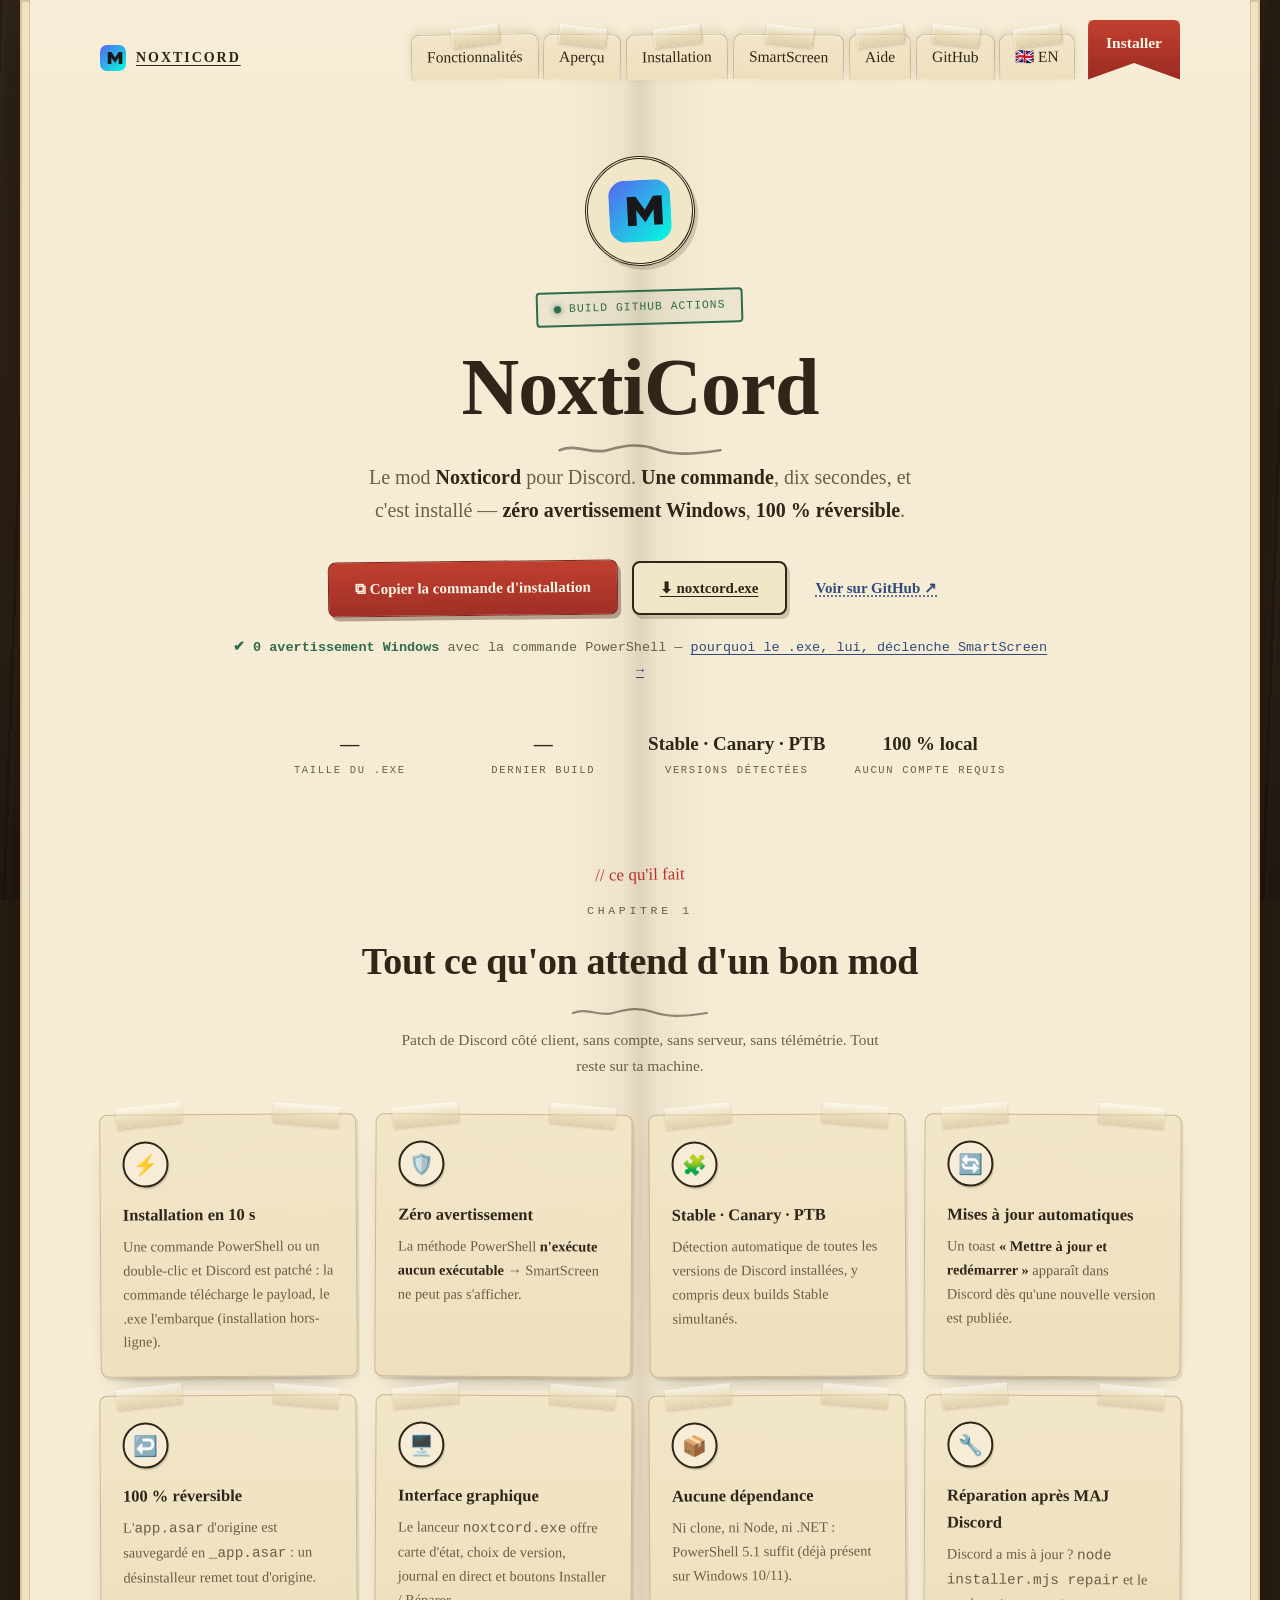
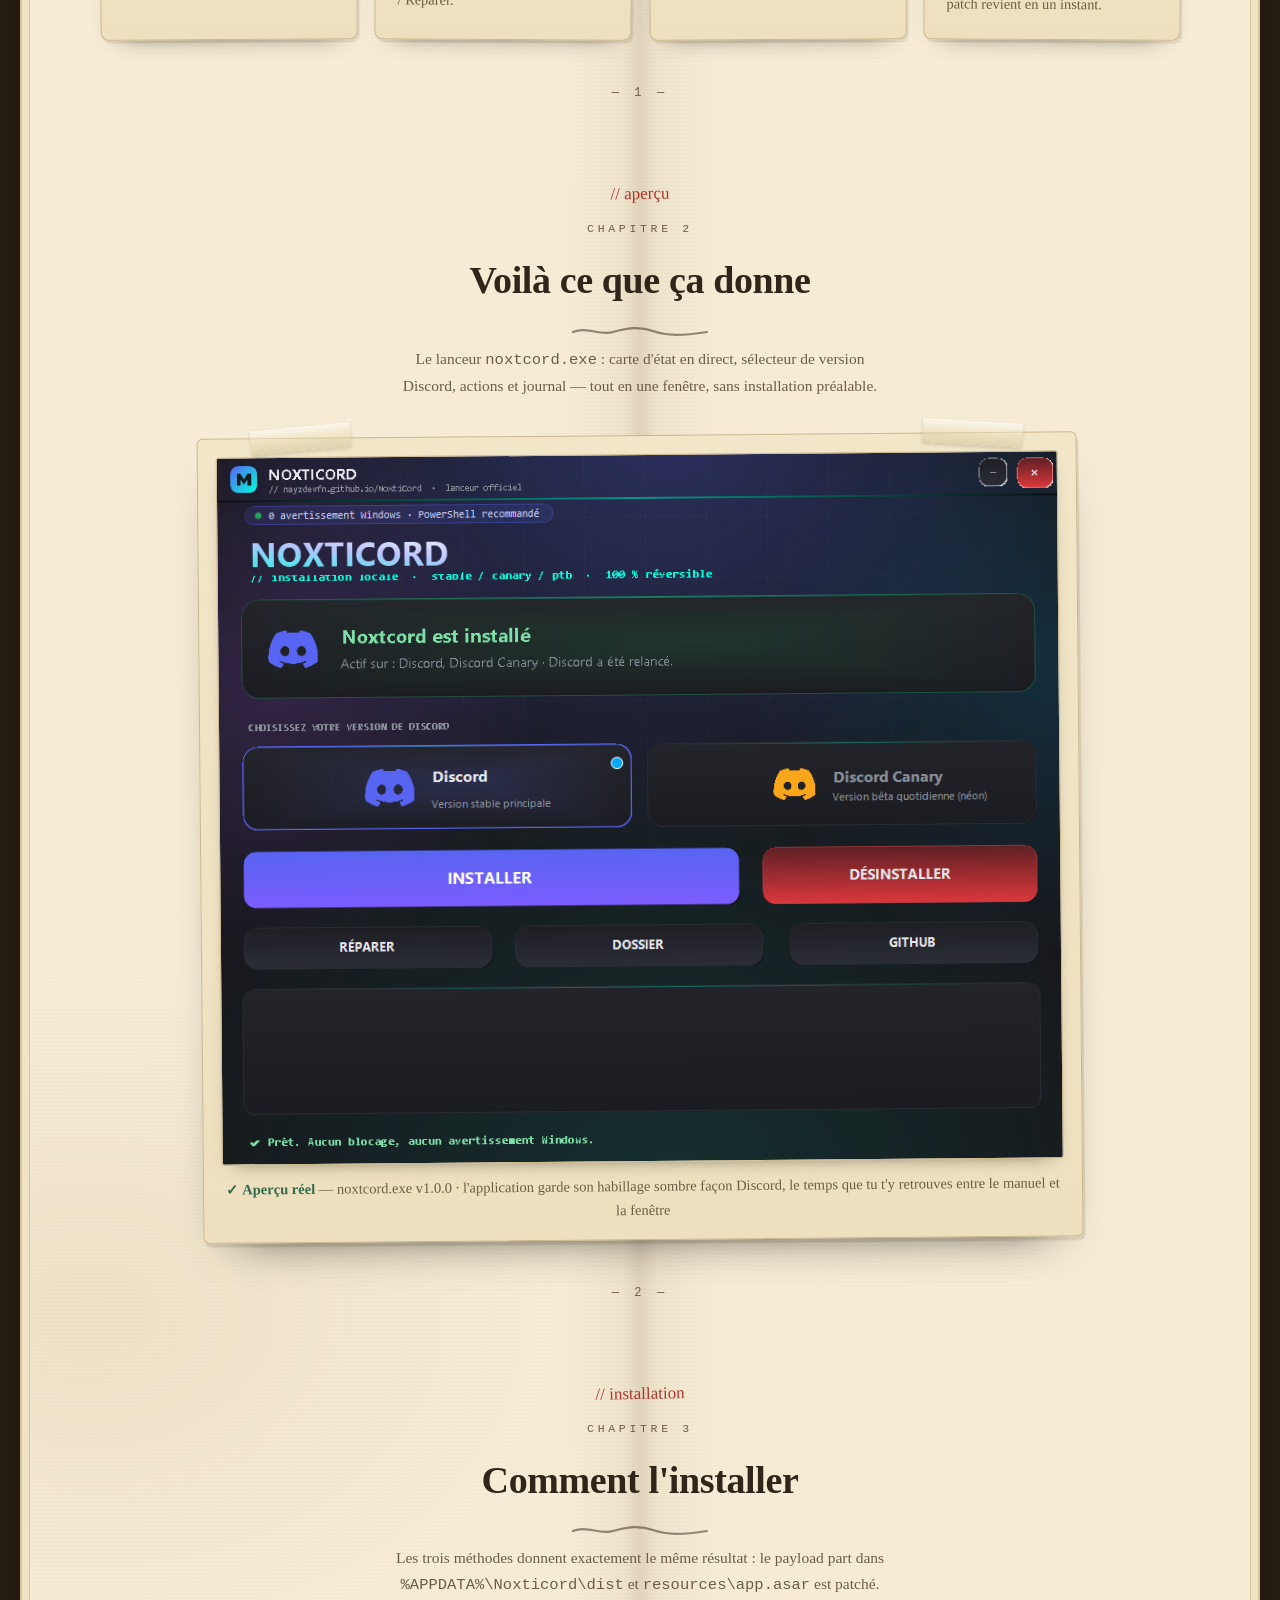
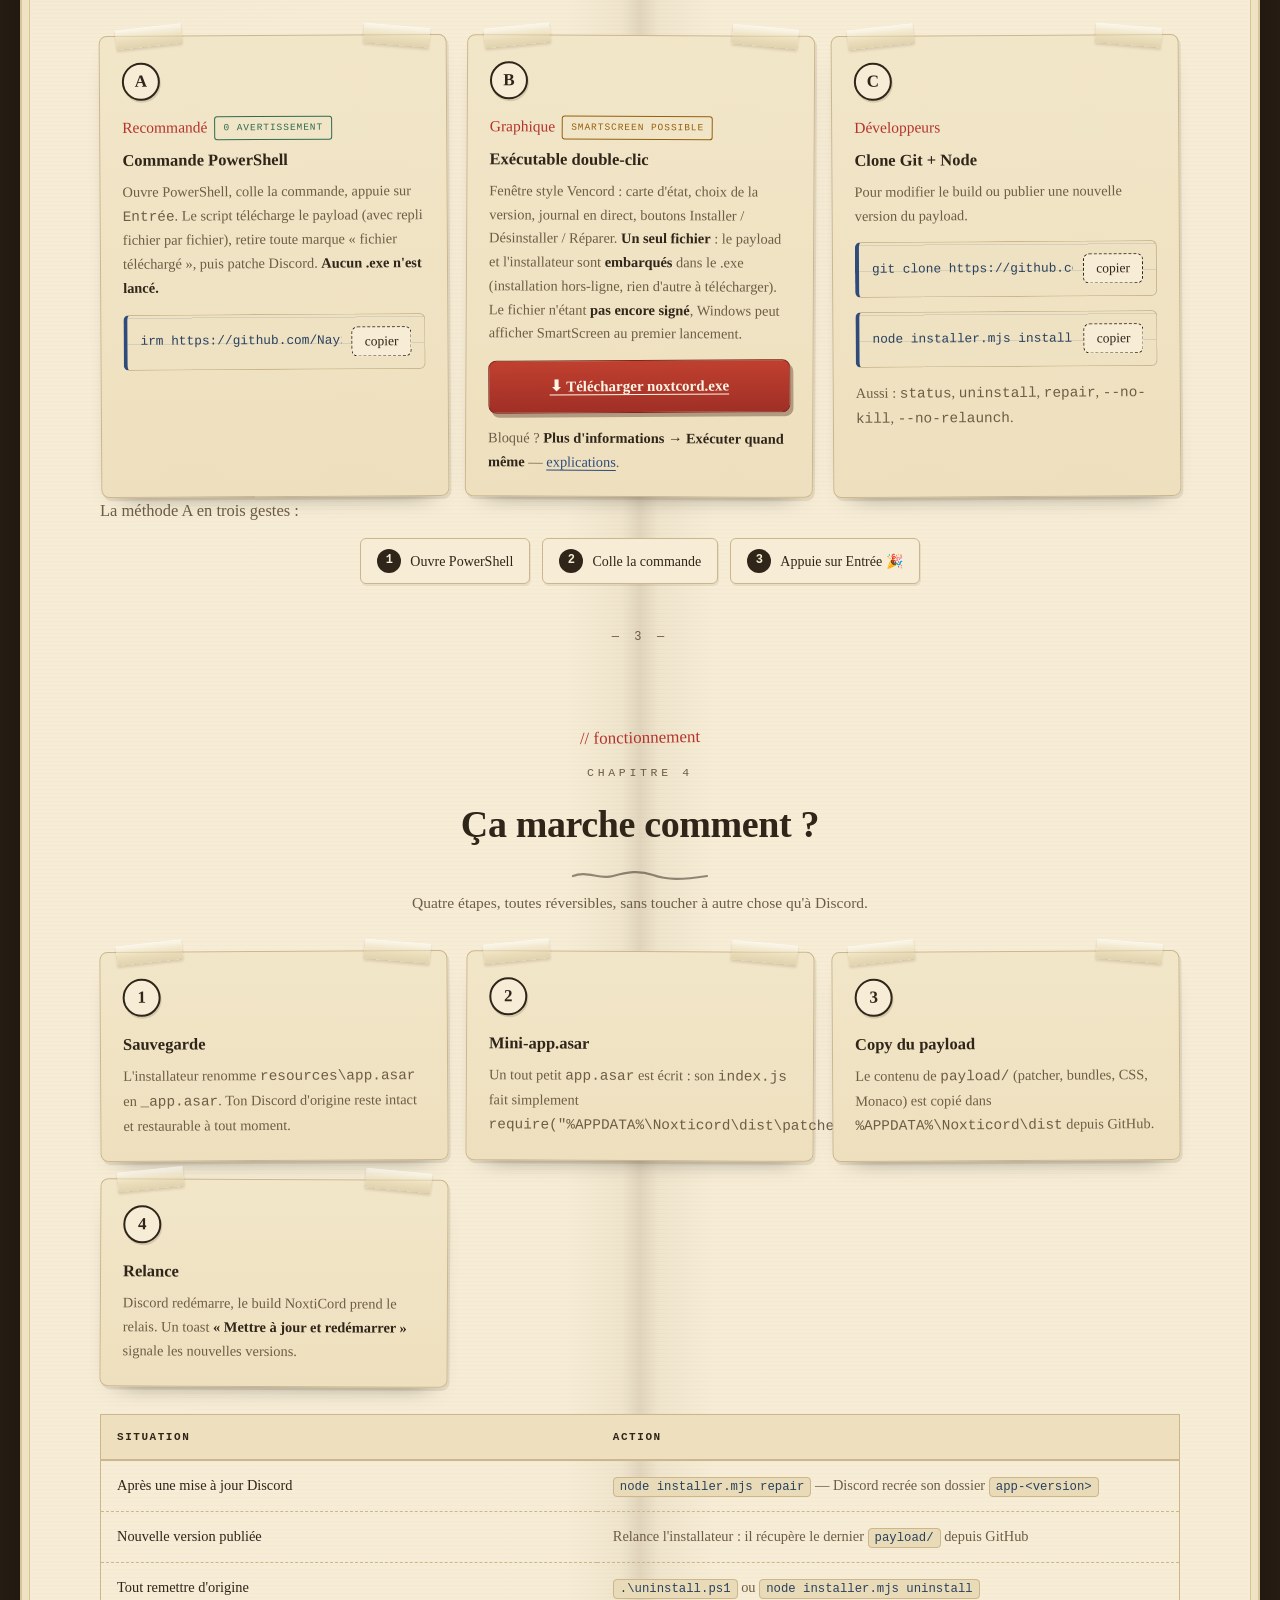
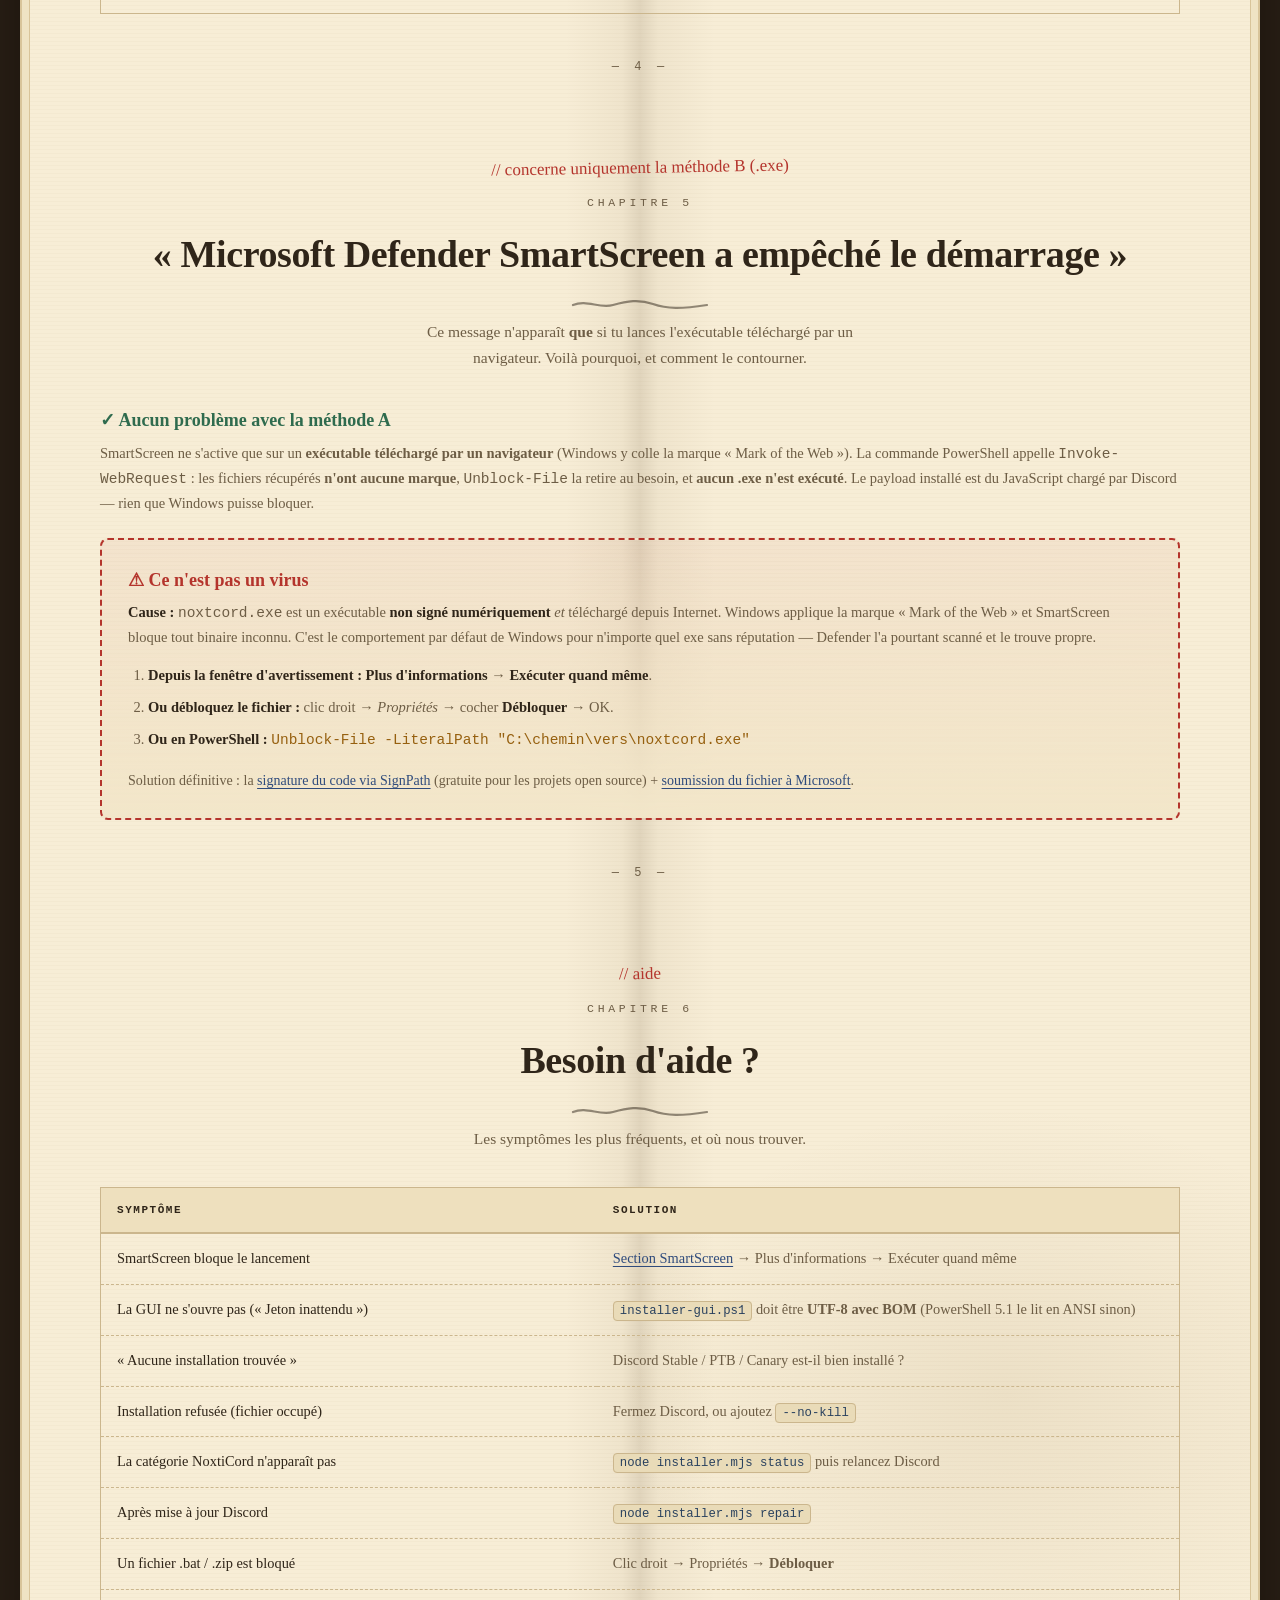
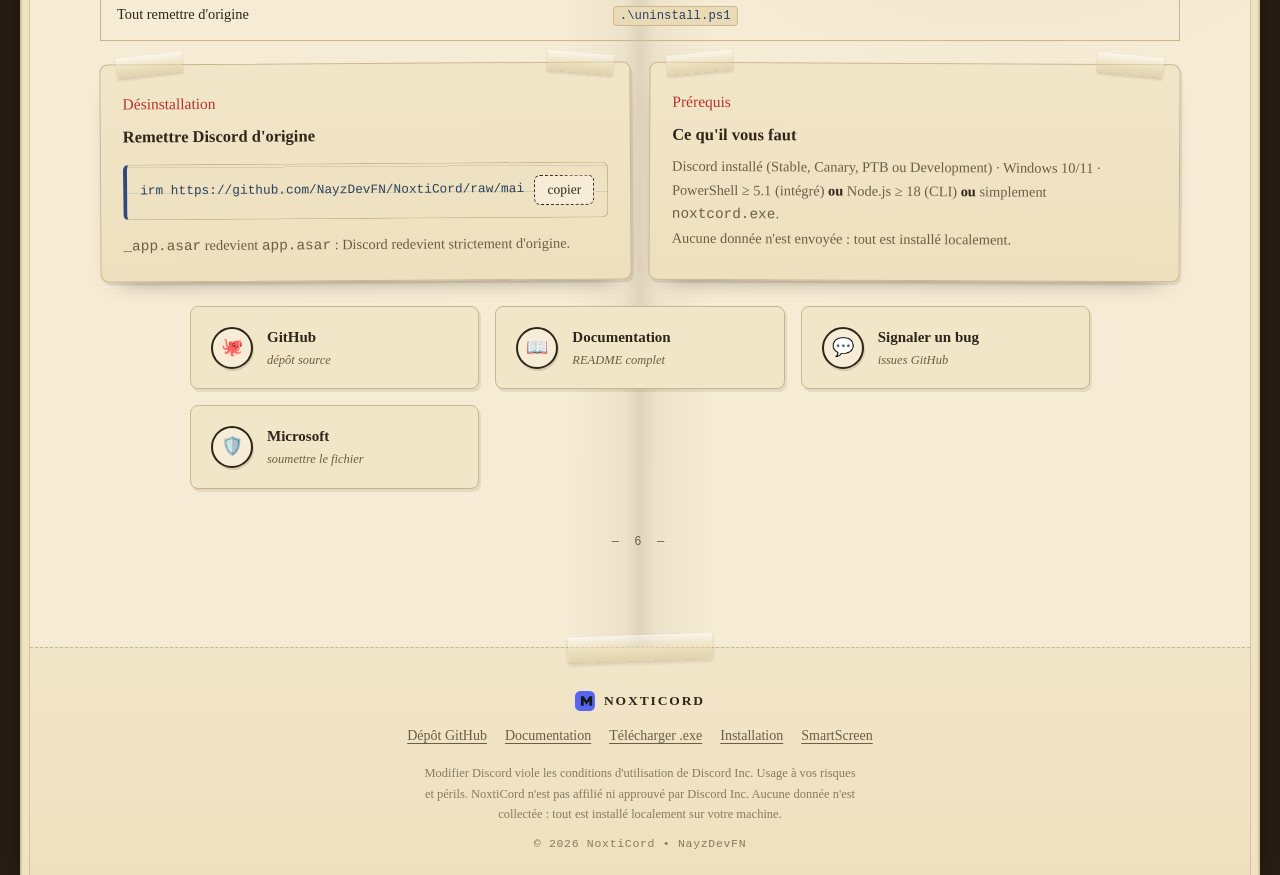
<file: index.html>
<!doctype html>
<html lang="fr">
<head>
  <meta charset="utf-8">
  <meta name="viewport" content="width=device-width, initial-scale=1.0">
  <meta http-equiv="refresh" content="0; url=./docs/">
  <link rel="canonical" href="https://nayzdevfn.github.io/NoxtiCord/">
  <title>NoxtiCord — Installation</title>
  <script>location.replace("./docs/");</script>
  <style>
    body{margin:0;min-height:100vh;display:grid;place-items:center;
         background:#17181c;color:#e6e8ec;font-family:"Segoe UI",system-ui,sans-serif;text-align:center}
    a{color:#00a8fc}
    .box{padding:32px}
    .logo{width:64px;height:64px;border-radius:18px;margin:0 auto 16px;display:block}
  </style>
</head>
<body>
  <div class="box">
    <svg class="logo" viewBox="0 0 64 64" aria-hidden="true">
      <defs><linearGradient id="g" x1="0" y1="0" x2="1" y2="1">
        <stop offset="0" stop-color="#5865f2"/><stop offset="1" stop-color="#00ffdc"/>
      </linearGradient></defs>
      <rect width="64" height="64" rx="17" fill="url(#g)"/>
      <path d="M19 47V17h9l9 14 9-14h9v30h-9V31l-9 13-9-13v16z" fill="#17181c"/>
    </svg>
    <p>Redirection vers le site d'installation…</p>
    <p><a href="./docs/">Cliquez ici si la page ne s'ouvre pas</a></p>
  </div>
</body>
</html>
</file>
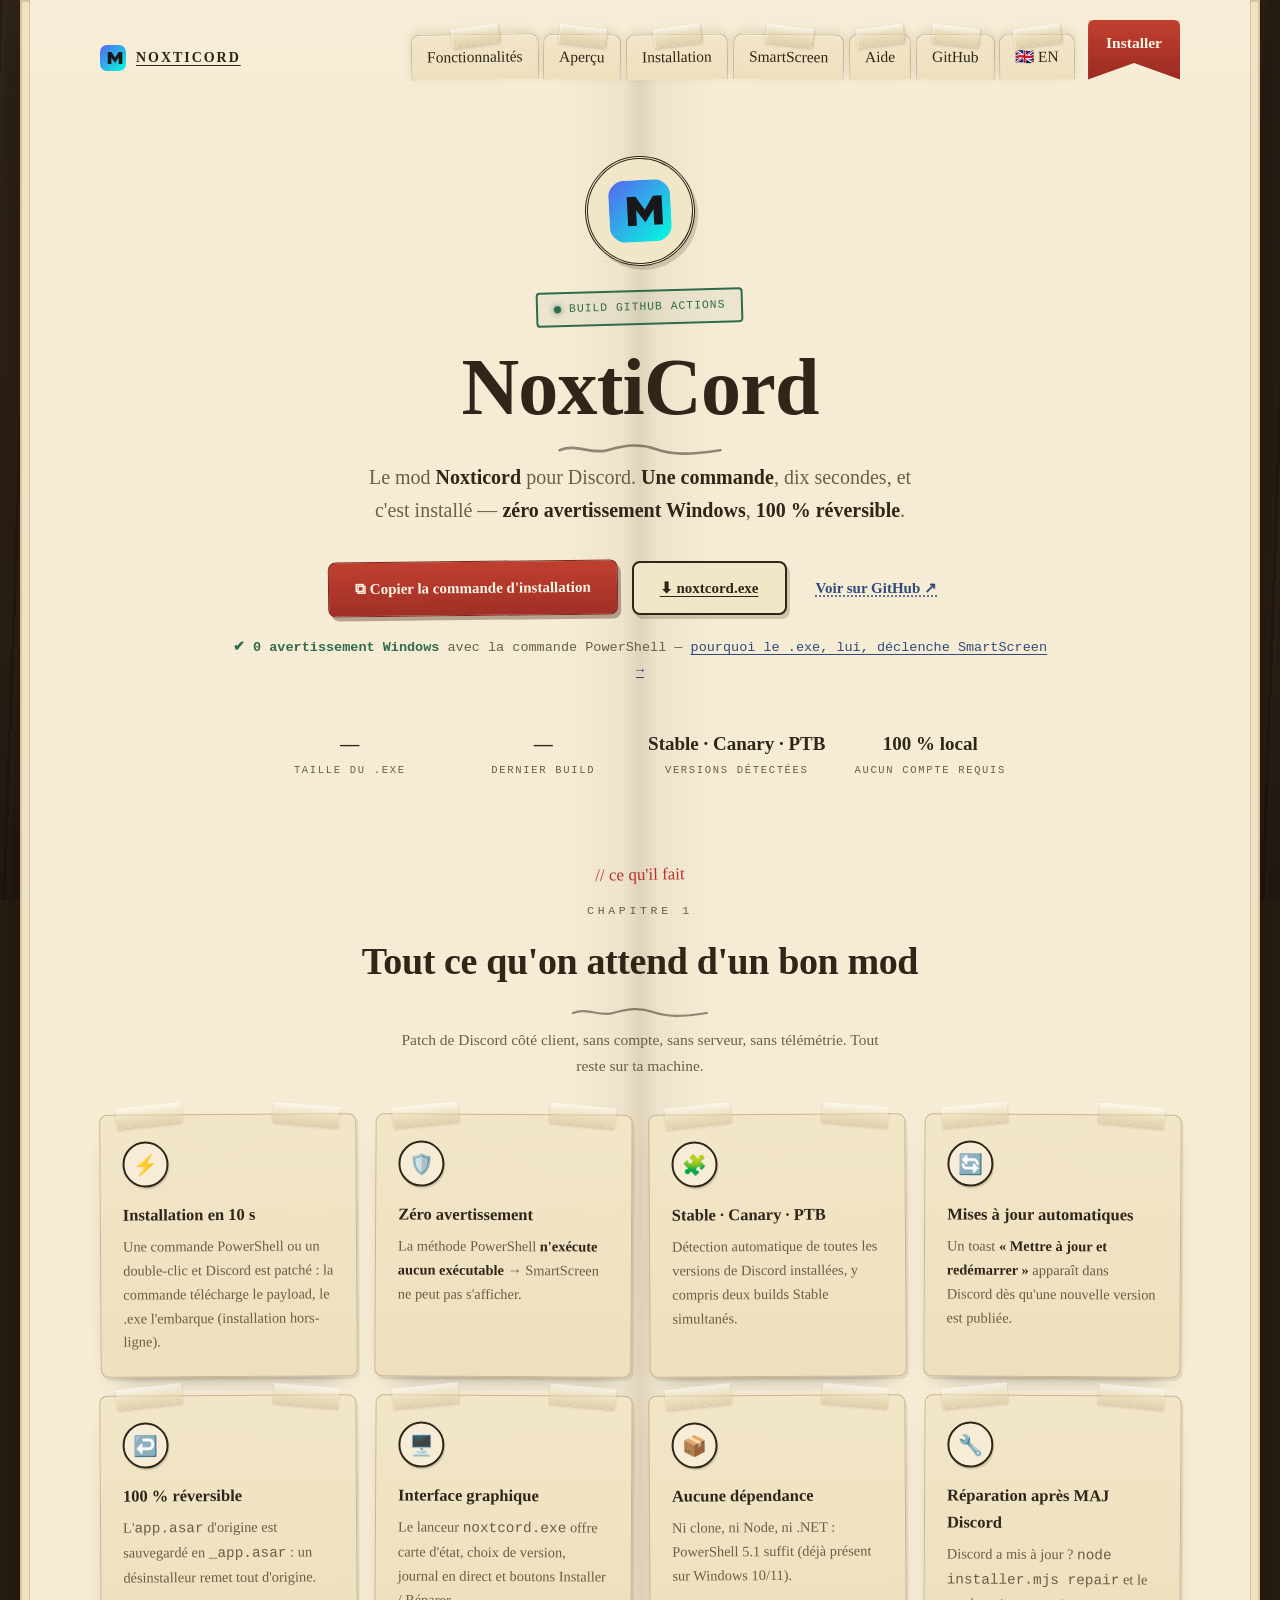
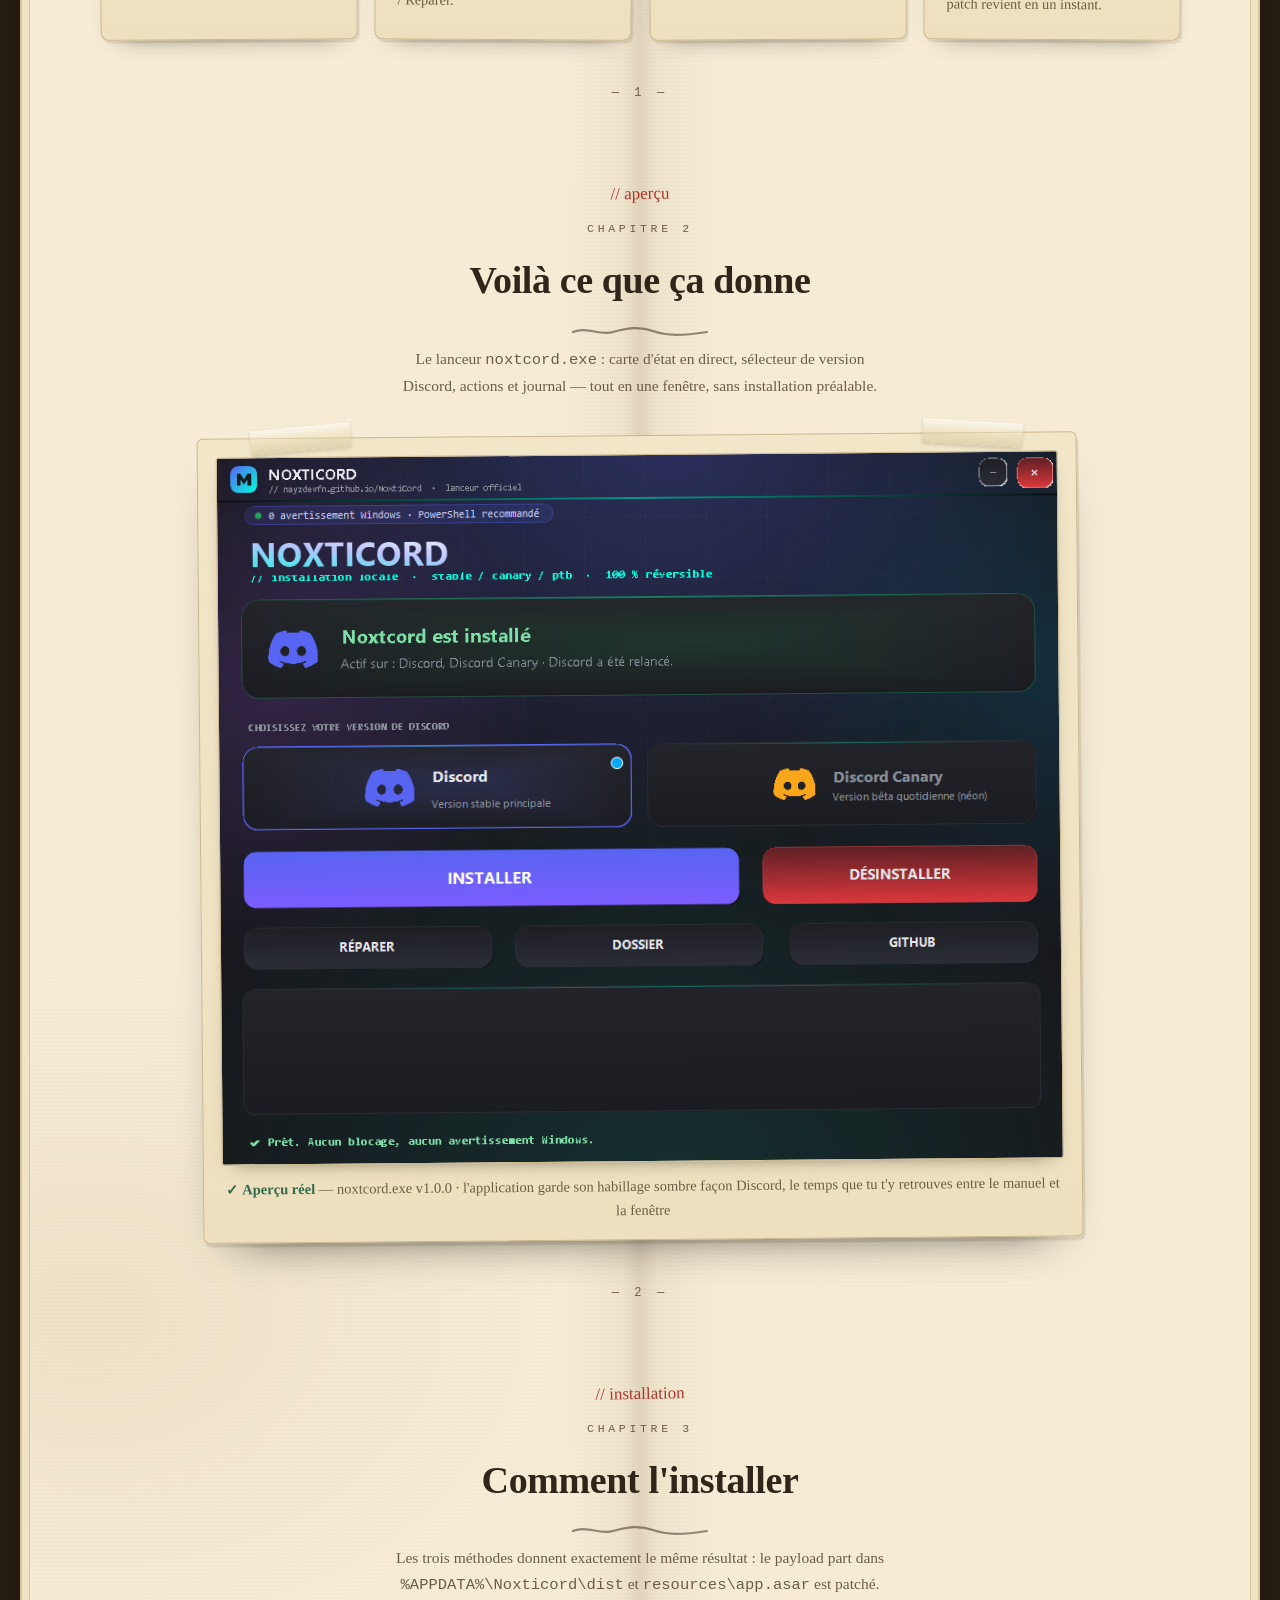
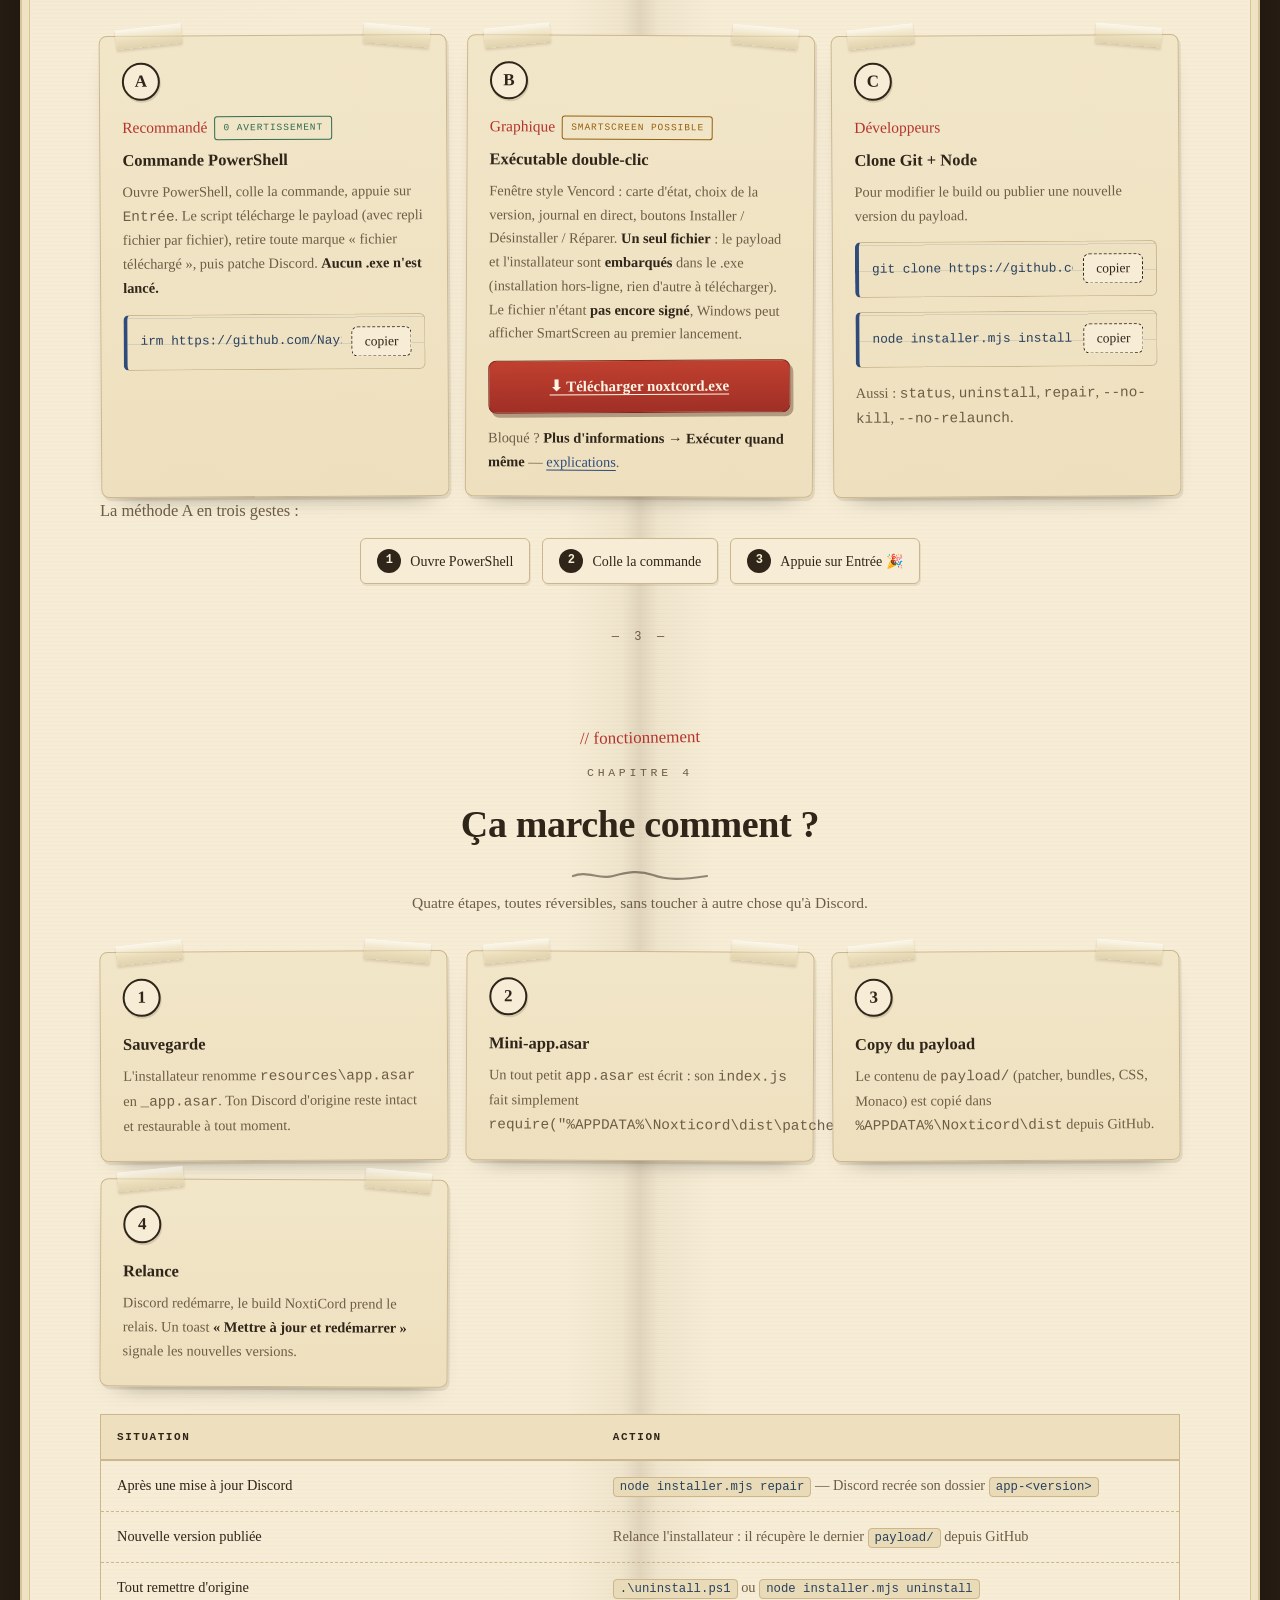
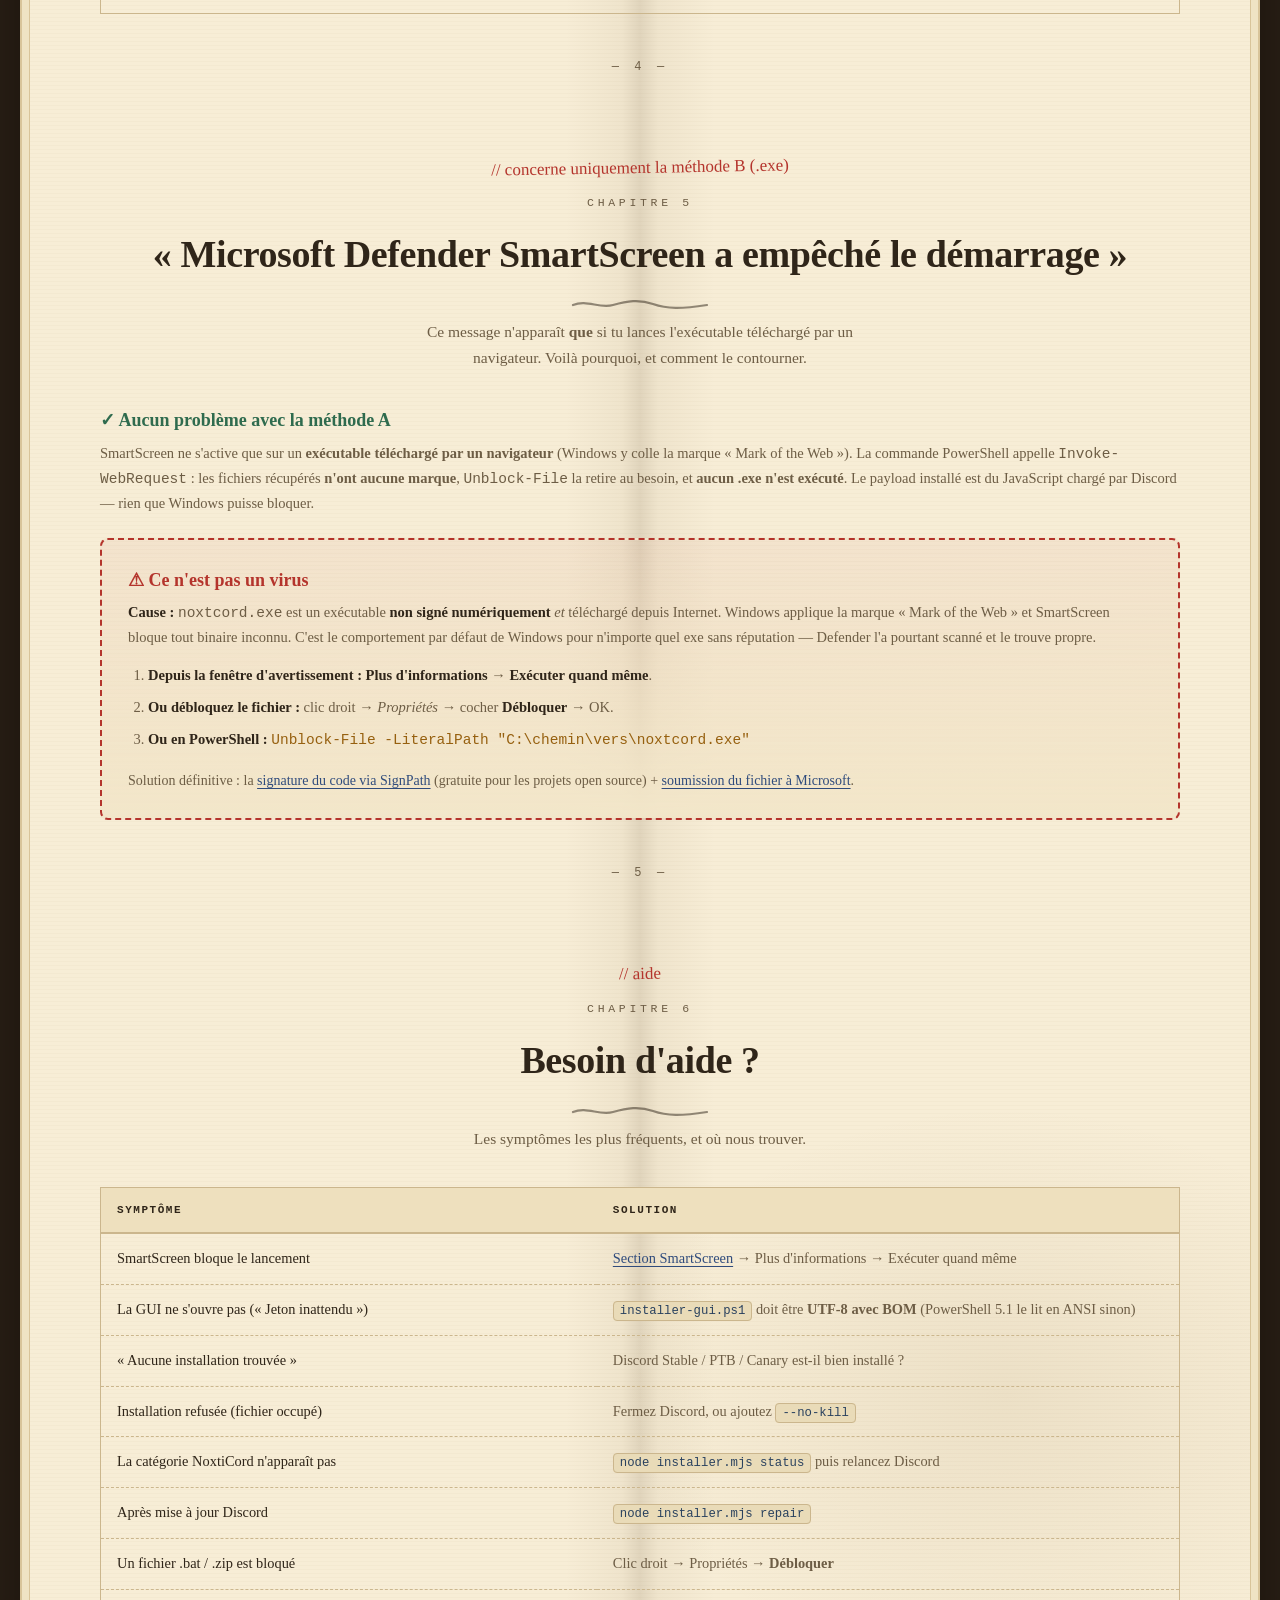
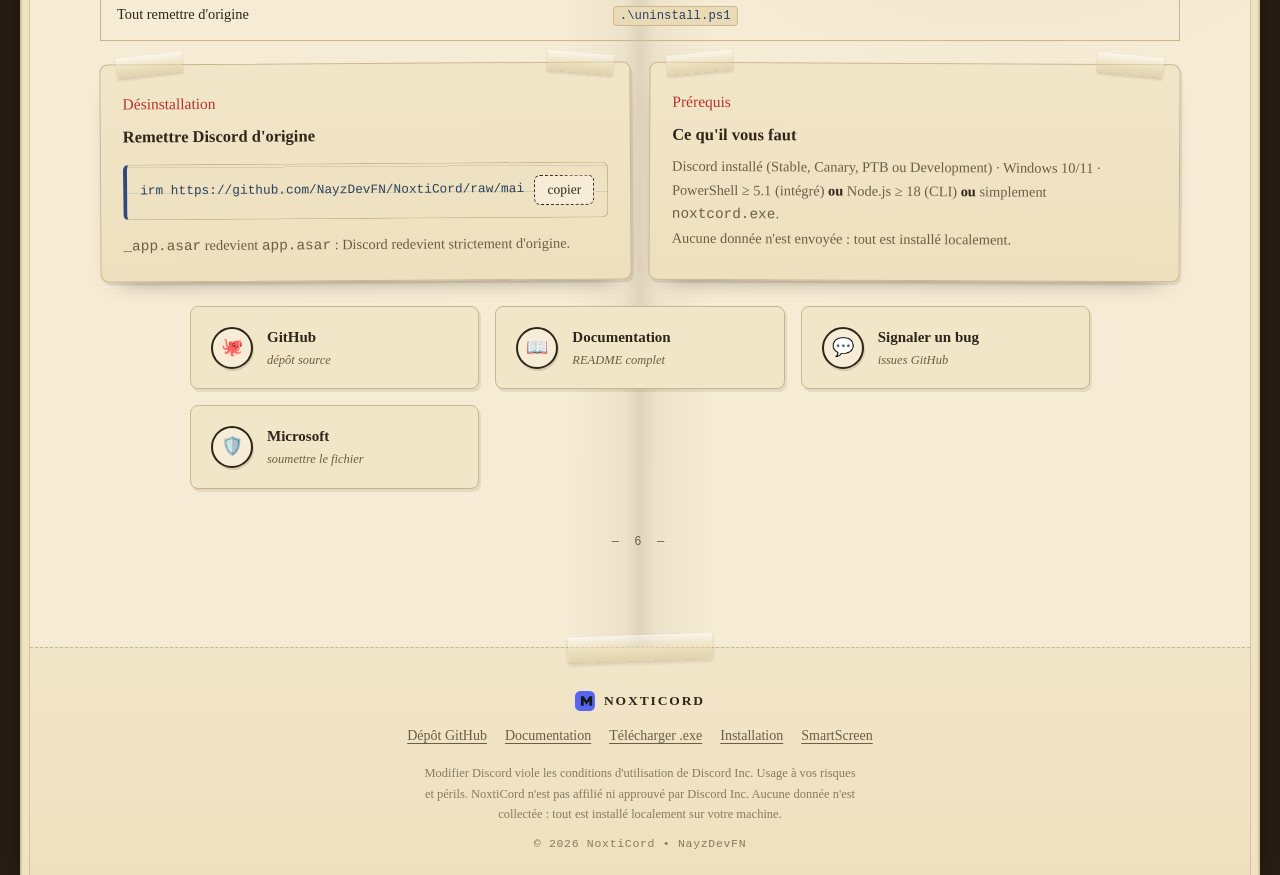
<file: docs/index.html>
<!doctype html>
<html lang="fr">
<head>
<meta charset="utf-8">
<meta name="viewport" content="width=device-width, initial-scale=1.0">
<title>NoxtiCord — Le mod Discord le plus simple à installer</title>
<meta name="description" content="NoxtiCord : installez le mod Discord sur Stable, Canary et PTB en 10 secondes. Commande PowerShell sans aucun avertissement Windows, ou installateur graphique en deux clics.">
<meta name="theme-color" content="#2a1f16">
<meta property="og:title" content="NoxtiCord — Le mod Discord le plus simple à installer">
<meta property="og:description" content="Installation en 10 secondes, zéro avertissement Windows, 100 % réversible.">
<meta property="og:type" content="website">
<meta property="og:url" content="https://nayzdevfn.github.io/NoxtiCord/">
<link rel="icon" href="data:image/svg+xml,%3Csvg xmlns='http://www.w3.org/2000/svg' viewBox='0 0 64 64'%3E%3Cdefs%3E%3ClinearGradient id='g' x1='0' y1='0' x2='1' y2='1'%3E%3Cstop offset='0' stop-color='%235865f2'/%3E%3Cstop offset='1' stop-color='%2300ffdc'/%3E%3C/linearGradient%3E%3C/defs%3E%3Crect width='64' height='64' rx='17' fill='url(%23g)'/%3E%3Cpath d='M19 47V17h9l9 14 9-14h9v30h-9V31l-9 13-9-13v16z' fill='%2317181c'/%3E%3C/svg%3E">
<style>
/* ============================================================
   NoxtiCord — « Le manuel » : livre papier crème sur bureau bois
   Onglets scotchés · encre brune · annotations manuscrites
   ============================================================ */
:root{
  --desk:#2b2016;
  --paper:#f7edd6;
  --paper2:#f2e6c9;
  --paper3:#eee0be;
  --paper-hi:#fbf5e4;
  --edge:#d8c49a;
  --ink:#2f2519;
  --muted:#6d5d45;
  --line:#cbb68d;
  --blue:#2f4b7c;
  --red:#b4342c;
  --green:#2f6b4e;
  --amber:#96600f;
  --tape:rgba(233,220,180,.55);
  --radius:12px;
  --font:Georgia,"Iowan Old Style","Times New Roman",serif;
  --hand:"Segoe Script","Bradley Hand","Comic Sans MS",cursive;
  --mono:"Cascadia Code","Consolas",ui-monospace,SFMono-Regular,Menlo,monospace;
}
*{box-sizing:border-box}
html{scroll-behavior:smooth;scroll-padding-top:96px}
body{
  margin:0;position:relative;background:var(--desk);color:var(--ink);
  font-family:var(--font);line-height:1.65;-webkit-font-smoothing:antialiased;overflow-x:hidden;
}
a{color:var(--blue);text-decoration:underline;text-underline-offset:3px;text-decoration-thickness:1px}
a:hover{text-decoration-style:wavy}
code,kbd,pre{font-family:var(--mono)}
img,svg{max-width:100%}

/* ---------- bureau en bois ---------- */
.bg{
  position:fixed;inset:0;z-index:-3;
  background:
    repeating-linear-gradient(92deg,rgba(0,0,0,.16) 0 3px,rgba(255,255,255,.015) 3px 7px,transparent 7px 34px),
    linear-gradient(115deg,#33261a,#241a11 55%,#2f2217);
}
.bg::after{
  content:"";position:absolute;inset:0;
  background:
    radial-gradient(120% 80% at 50% 0%,rgba(255,220,160,.10),transparent 55%),
    radial-gradient(140% 100% at 50% 50%,transparent 40%,rgba(0,0,0,.55));
}

/* ---------- la page du livre ---------- */
body::before{
  content:"";position:absolute;top:0;bottom:0;left:50%;transform:translateX(-50%);
  width:min(1220px,100%);z-index:-2;
  background-color:var(--paper);
  background-image:
    repeating-linear-gradient(0deg,rgba(120,90,40,.028) 0 1px,transparent 1px 4px),
    radial-gradient(60rem 40rem at 85% -5%,rgba(180,150,90,.14),transparent 60%),
    radial-gradient(50rem 36rem at 5% 40%,rgba(150,120,70,.10),transparent 60%),
    radial-gradient(40rem 30rem at 80% 85%,rgba(140,110,60,.10),transparent 60%);
  box-shadow:
    0 0 0 1px var(--edge),
    10px 0 0 -2px #efe3c4, 10px 0 0 0 var(--edge),
    -10px 0 0 -2px #efe3c4, -10px 0 0 0 var(--edge),
    0 30px 70px rgba(0,0,0,.55);
}
/* pli central du livre ouvert */
@media(min-width:1024px){
  body::after{
    content:"";position:absolute;top:0;bottom:0;left:50%;transform:translateX(-50%);
    width:150px;z-index:-1;pointer-events:none;
    background:linear-gradient(90deg,transparent,rgba(90,60,20,.05) 38%,rgba(70,45,15,.13) 50%,rgba(90,60,20,.05) 62%,transparent);
  }
}

/* ============================================================
   NAVBAR — onglets de classeur scotchés en haut de la page
   ============================================================ */
.navbar{
  position:sticky;top:0;z-index:60;padding-top:8px;
}
.navbar::before{
  content:"";position:absolute;top:0;bottom:0;left:50%;transform:translateX(-50%);
  width:min(1220px,100%);z-index:-1;
  background:linear-gradient(180deg,var(--paper) 62%,rgba(247,237,214,.9) 86%,rgba(247,237,214,0));
}
.nav-content{
  max-width:1120px;margin:0 auto;padding:12px 20px 0;
  display:flex;align-items:flex-end;gap:24px;
}
.nav-logo{
  display:flex;align-items:center;gap:10px;font-weight:700;letter-spacing:.14em;
  font-size:14px;color:var(--ink);padding-bottom:9px
}
.nav-logo:hover{text-decoration:none}
.nav-links{margin-left:auto;display:flex;align-items:flex-end;gap:5px;flex-wrap:wrap}
.nav-link{
  position:relative;color:var(--ink);font-family:var(--hand);font-size:15.5px;text-decoration:none;
  padding:9px 15px 10px;border:1px solid var(--line);border-bottom:none;border-radius:9px 9px 0 0;
  background:linear-gradient(180deg,var(--paper2),var(--paper3));
  box-shadow:0 -3px 8px rgba(60,40,15,.12), inset 0 1px 0 rgba(255,255,255,.6);
  transition:.16s;
}
.nav-link:nth-child(odd){transform:rotate(-.7deg)}
.nav-link:nth-child(even){transform:rotate(.6deg)}
.nav-link:hover{
  background:linear-gradient(180deg,var(--paper-hi),#f3e5c2);text-decoration:none;
  transform:translateY(-2px) rotate(0deg)
}
/* le scotch qui tient l'onglet */
.nav-link::before{
  content:"";position:absolute;top:-9px;left:50%;width:46px;height:19px;margin-left:-23px;
  background:linear-gradient(180deg,rgba(255,255,255,.62),var(--tape) 45%,rgba(196,178,133,.45));
  border-left:1px solid rgba(255,255,255,.5);border-right:1px solid rgba(180,160,115,.35);
  transform:rotate(-7deg);opacity:.92;box-shadow:0 2px 3px rgba(60,40,15,.18);pointer-events:none
}
.nav-link:nth-child(even)::before{transform:rotate(6deg)}
/* le CTA : signet / ruban rouge */
.nav-cta{
  margin-left:8px;padding:10px 18px 24px;font-family:var(--hand);font-size:15.5px;font-weight:700;
  color:#fdf6e6 !important;text-decoration:none !important;
  background:linear-gradient(180deg,#c0402f,#9c2a22);
  border-radius:6px 6px 0 0;
  clip-path:polygon(0 0,100% 0,100% 100%,50% 72%,0 100%);
  box-shadow:0 -2px 6px rgba(60,20,10,.35);transition:.16s
}
.nav-cta:hover{transform:translateY(2px);filter:brightness(1.07)}

/* ============================================================
   HERO — page de titre
   ============================================================ */
.hero{max-width:860px;margin:0 auto;padding:76px 20px 10px;text-align:center}
.logo-big{
  width:110px;height:110px;margin:0 auto 24px;border-radius:50%;display:grid;place-items:center;
  background:var(--paper2);border:3px double var(--ink);transform:rotate(-3deg);
  box-shadow:3px 4px 0 rgba(60,40,15,.18)
}
.badge{
  display:inline-flex;align-items:center;gap:8px;padding:6px 16px;border-radius:4px;
  border:2px solid var(--green);color:var(--green);background:rgba(47,107,78,.05);
  font-family:var(--mono);font-size:11.5px;letter-spacing:.08em;text-transform:uppercase;
  margin-bottom:22px;transform:rotate(-1.6deg)
}
.dot{width:7px;height:7px;border-radius:50%;background:var(--green);box-shadow:0 0 6px rgba(47,107,78,.8)}
h1{
  font-size:clamp(44px,8vw,80px);line-height:1;margin:0;letter-spacing:-.01em;font-weight:700;color:var(--ink)
}
h1::after{
  content:"";display:block;width:230px;max-width:60%;height:12px;margin:16px auto 0;
  background:url("data:image/svg+xml,%3Csvg xmlns='http://www.w3.org/2000/svg' width='140' height='10' viewBox='0 0 140 10'%3E%3Cpath d='M3 6c14-6 26 4 40 0s26-6 40-1 28 5 54 1' fill='none' stroke='%232f2519' stroke-opacity='.5' stroke-width='2.2' stroke-linecap='round'/%3E%3C/svg%3E") no-repeat center/contain
}
.tagline{font-size:clamp(16px,2.4vw,20px);color:var(--muted);margin:6px auto 0;max-width:56ch}
.tagline strong{color:var(--ink);font-weight:700}

.buttons{display:flex;gap:14px;justify-content:center;flex-wrap:wrap;margin-top:34px}
.btn{
  display:inline-flex;align-items:center;justify-content:center;gap:9px;
  padding:13px 26px;font-size:15px;font-weight:700;cursor:pointer;
  border:1px solid transparent;font-family:var(--font);transition:.16s
}
.btn:hover{transform:translateY(-2px);text-decoration:none}
.btn-main{
  background:linear-gradient(180deg,#c0402f,#a02f26);color:#fdf6e6;border:1px solid #7c241d;
  border-radius:8px;box-shadow:3px 4px 0 rgba(60,25,10,.35);transform:rotate(-.6deg)
}
.btn-main:hover{transform:rotate(-.6deg) translateY(-2px);box-shadow:4px 6px 0 rgba(60,25,10,.35)}
.btn-outline{
  background:var(--paper2);border:2px solid var(--ink);color:var(--ink);border-radius:8px;
  box-shadow:3px 4px 0 rgba(60,40,15,.2)
}
.btn-outline:hover{background:var(--paper-hi)}
.btn-plain{background:transparent;border-color:transparent;color:var(--blue);
  padding-left:14px;padding-right:14px;text-decoration:underline dotted}
.btn-plain:hover{color:var(--ink)}

.hero-note{margin-top:22px;font-size:13.5px;color:var(--muted);font-family:var(--mono)}
.hero-note b{color:var(--green);font-weight:600}
.hero-note a{color:var(--blue)}

.stats{
  display:grid;grid-template-columns:repeat(auto-fit,minmax(160px,1fr));
  gap:14px;max-width:760px;margin:46px auto 0
}
.stat-\boxed{
  background:var(--paper2);border:1px dashed var(--line);border-radius:6px;
  padding:16px 14px;text-align:center;box-shadow:1px 2px 0 rgba(60,40,15,.08)
}
.stat-number{display:block;font-size:19px;font-weight:700;color:var(--ink)}
.stat-label{
  display:block;font-family:var(--mono);font-size:10.5px;letter-spacing:.16em;
  text-transform:uppercase;color:var(--muted);margin-top:3px
}

/* ============================================================
   SECTIONS — chapitres du manuel
   ============================================================ */
section{max-width:1120px;margin:0 auto;padding:72px 20px 4px;counter-increment:chap;position:relative}
section::after{
  content:"— " counter(chap) " —";display:block;text-align:center;margin-top:44px;
  font-family:var(--mono);font-size:12px;letter-spacing:.34em;color:var(--muted)
}
.section-title{
  text-align:center;font-size:clamp(26px,4vw,38px);margin:0 0 10px;
  letter-spacing:-.01em;font-weight:700;color:var(--ink)
}
.section-title::before{
  content:"Chapitre " counter(chap);display:block;font-family:var(--mono);font-weight:400;
  font-size:11.5px;letter-spacing:.32em;text-transform:uppercase;color:var(--muted);margin-bottom:10px
}
.section-title::after{
  content:"";display:block;width:150px;height:10px;margin:14px auto 0;
  background:url("data:image/svg+xml,%3Csvg xmlns='http://www.w3.org/2000/svg' width='140' height='10' viewBox='0 0 140 10'%3E%3Cpath d='M3 6c14-6 26 4 40 0s26-6 40-1 28 5 54 1' fill='none' stroke='%232f2519' stroke-opacity='.5' stroke-width='2.2' stroke-linecap='round'/%3E%3C/svg%3E") no-repeat center/contain
}
.section-sub{
  text-align:center;color:var(--muted);max-width:64ch;margin:0 auto 36px;font-size:15.5px
}
.eyebrow{
  text-align:center;font-family:var(--hand);font-size:17px;color:var(--red);
  margin:0 0 12px;transform:rotate(-1deg)
}

/* ---------- notes collées (cartes) ---------- */
.grid{display:grid;gap:18px}
.features-grid{grid-template-columns:repeat(auto-fit,minmax(230px,1fr))}
.grid-3{grid-template-columns:repeat(auto-fit,minmax(290px,1fr))}
.grid-2{grid-template-columns:repeat(auto-fit,minmax(330px,1fr))}

.card{
  position:relative;
  background:linear-gradient(180deg,var(--paper2),var(--paper3));
  border:1px solid var(--line);border-radius:8px;padding:26px 22px 22px;
  box-shadow:2px 3px 0 rgba(70,50,20,.10), 0 12px 26px -20px rgba(0,0,0,.7);
  transition:.2s cubic-bezier(.25,.8,.25,1)
}
.card:nth-child(odd){transform:rotate(-.35deg)}
.card:nth-child(even){transform:rotate(.3deg)}
.card:hover{
  transform:rotate(0deg) translateY(-3px);
  box-shadow:3px 6px 0 rgba(70,50,20,.14), 0 18px 32px -22px rgba(0,0,0,.75)
}
/* bouts de scotch sur les coins */
.card::before,.card::after{
  content:"";position:absolute;top:-10px;width:66px;height:20px;
  background:linear-gradient(180deg,rgba(255,255,255,.6),var(--tape) 50%,rgba(196,178,133,.42));
  box-shadow:0 2px 3px rgba(60,40,15,.16);opacity:.92;pointer-events:none
}
.card::before{left:16px;transform:rotate(-6deg)}
.card::after{right:16px;transform:rotate(5deg)}
.feature-icon{
  width:46px;height:46px;border-radius:50%;display:grid;place-items:center;font-size:20px;
  background:var(--paper);border:2px solid var(--ink);margin-bottom:14px;
  box-shadow:1px 2px 0 rgba(60,40,15,.15)
}
/* aperçu du lanceur : photo scotchée */
.shot{
  position:relative;margin:0 auto;max-width:880px;background:linear-gradient(180deg,var(--paper2),var(--paper3));
  border:1px solid var(--line);border-radius:6px;padding:18px 18px 8px;transform:rotate(-.5deg);
  box-shadow:2px 4px 0 rgba(70,50,20,.12), 0 24px 50px -34px rgba(0,0,0,.8)
}
.shot::before,.shot::after{
  content:"";position:absolute;top:-12px;width:100px;height:24px;
  background:linear-gradient(180deg,rgba(255,255,255,.6),var(--tape) 50%,rgba(196,178,133,.42));
  box-shadow:0 2px 4px rgba(60,40,15,.18);opacity:.92
}
.shot::before{left:6%;transform:rotate(-5deg)}
.shot::after{right:6%;transform:rotate(4deg)}
.shot img{
  display:block;width:100%;height:auto;border-radius:3px;border:1px solid var(--line);
  box-shadow:0 8px 20px -14px rgba(0,0,0,.7)
}
.shot figcaption{
  margin-top:13px;text-align:center;font-family:var(--hand);font-size:14.5px;color:var(--muted);padding-bottom:8px
}
.shot figcaption b{color:var(--green);font-weight:700}
.card h3{font-size:16.5px;margin:0 0 7px;font-weight:700;color:var(--ink)}
.card p{margin:0;color:var(--muted);font-size:14.4px;line-height:1.65}
.card p strong,.card p b{color:var(--ink)}
.tag{
  font-family:var(--hand);font-size:15.5px;color:var(--red);display:inline-block;margin-bottom:6px
}
.chip{
  display:inline-block;font-family:var(--mono);font-size:9.5px;letter-spacing:.1em;
  text-transform:uppercase;padding:3px 8px;border-radius:3px;margin-left:7px;vertical-align:middle
}
.chip-ok{background:transparent;border:1.5px solid var(--green);color:var(--green)}
.chip-warn{background:transparent;border:1.5px solid var(--amber);color:var(--amber)}

.step-n{
  width:38px;height:38px;border-radius:50%;display:grid;place-items:center;margin-bottom:14px;
  background:var(--paper);border:2px solid var(--ink);font-family:var(--hand);font-size:17px;
  font-weight:700;color:var(--ink);box-shadow:1px 2px 0 rgba(60,40,15,.15)
}

/* ---------- blocs de code : papier réglé ---------- */
.code{
  display:flex;align-items:center;gap:10px;margin-top:14px;padding:12px 13px;border-radius:6px;
  background-color:#efe2c2;
  background-image:repeating-linear-gradient(0deg,transparent 0 25px,rgba(47,75,124,.13) 25px 26px);
  border:1px solid var(--line);border-left:4px solid var(--blue)
}
.code code{flex:1;font-size:12.8px;color:#29415e;overflow-x:auto;white-space:nowrap;padding-bottom:2px}
.copy{
  background:var(--paper);border:1.5px dashed var(--ink);color:var(--ink);border-radius:6px;
  padding:6px 12px;font-size:13.5px;font-family:var(--hand);cursor:pointer;transition:.15s;flex:none
}
.copy:hover{background:var(--paper-hi);transform:rotate(-1.5deg)}
.copy.ok{border-color:var(--green);color:var(--green);border-style:solid}

/* ---------- encadré d'étapes ---------- */
.steps-\boxed{
  max-width:760px;margin:30px auto 0;background:var(--paper2);border:1px dashed var(--line);
  border-radius:8px;padding:26px 28px;text-align:center;box-shadow:2px 3px 0 rgba(70,50,20,.08)
}
.steps-box p.lead{margin:0 0 14px;color:var(--muted);font-family:var(--hand);font-size:16.5px}
.steps-list{margin:0;padding:0;list-style:none;display:flex;gap:12px;flex-wrap:wrap;justify-content:center}
.steps-list li{
  background:var(--paper);border:1px solid var(--line);border-radius:6px;
  padding:10px 16px;font-size:14px;display:flex;align-items:center;gap:9px;
  box-shadow:1px 2px 0 rgba(60,40,15,.08)
}
.steps-list li i{
  font-style:normal;width:24px;height:24px;border-radius:50%;display:grid;place-items:center;
  background:var(--ink);color:var(--paper);font-size:12px;font-weight:700;font-family:var(--mono)
}

/* ---------- alertes : tampons d'encre ---------- */
.alert{
  background:linear-gradient(180deg,rgba(180,52,44,.05),var(--paper2));
  border:2px dashed var(--red);border-radius:8px;padding:26px;margin-top:22px
}
.alert h3{color:var(--red);display:flex;align-items:center;gap:10px;margin:0 0 6px;font-size:18px;font-family:var(--hand);font-weight:700}
.alert ol{margin:14px 0 0;padding-left:20px;color:var(--muted);font-size:14.5px}
.alert li{margin-bottom:8px}
.alert strong{color:var(--ink)}
.ok-\boxed{
  background:linear-gradient(180deg,rgba(47,107,78,.06),var(--paper2));
  border:2px dashed var(--green);border-radius:8px;padding:26px;margin-top:20px
}
.ok-box h3{color:var(--green);margin:0 0 6px;font-size:18px;display:flex;align-items:center;gap:10px;font-family:var(--hand);font-weight:700}
.ok-box p{margin:0;color:var(--muted);font-size:14.5px}

/* ---------- tableau : registre réglé ---------- */
.table-wrap{overflow-x:auto;margin-top:28px}
table{
  width:100%;border-collapse:collapse;font-size:14.4px;background:transparent;
  border:1px solid var(--line);border-radius:4px
}
th,td{padding:13px 16px;text-align:left;border-bottom:1px dashed var(--line);vertical-align:top}
th{
  font-family:var(--mono);font-size:11px;letter-spacing:.14em;text-transform:uppercase;
  color:var(--ink);background:var(--paper3);border-bottom:2px solid var(--line)
}
tr:last-child td{border-bottom:none}
td:first-child{color:var(--ink);width:46%}
td:last-child{color:var(--muted)}
td code{background:#e9dbb8;border:1px solid var(--line);padding:2px 6px;border-radius:4px;font-size:12.3px;color:#29415e}

/* ---------- liens d'aide ---------- */
.support-links{
  display:grid;grid-template-columns:repeat(auto-fit,minmax(220px,1fr));gap:16px;max-width:900px;margin:0 auto
}
.support-btn{
  display:flex;align-items:center;gap:14px;padding:18px 20px;border-radius:8px;
  background:var(--paper2);border:1px solid var(--line);color:var(--ink);font-weight:700;font-size:15px;
  text-decoration:none;box-shadow:2px 3px 0 rgba(70,50,20,.1);transition:.17s
}
.support-btn:hover{
  text-decoration:none;transform:translateY(-3px) rotate(-.4deg);
  box-shadow:3px 6px 0 rgba(70,50,20,.14);background:var(--paper-hi)
}
.support-icon{
  width:42px;height:42px;border-radius:50%;display:grid;place-items:center;font-size:18px;flex:none;
  background:var(--paper);border:2px solid var(--ink);box-shadow:1px 2px 0 rgba(60,40,15,.15)
}
.support-btn small{display:block;font-weight:400;font-size:12.5px;color:var(--muted);font-style:italic}

/* ============================================================
   FOOTER — dernière page, scotchée
   ============================================================ */
footer{
  position:relative;max-width:1220px;margin:90px auto 0;
  border-top:1px dashed var(--line);background:linear-gradient(180deg,var(--paper2),var(--paper3));
  padding:42px 20px 32px;text-align:center
}
footer::before{
  content:"";position:absolute;top:-13px;left:50%;margin-left:-72px;width:144px;height:26px;
  background:linear-gradient(180deg,rgba(255,255,255,.6),var(--tape) 50%,rgba(196,178,133,.42));
  transform:rotate(-2deg);box-shadow:0 2px 4px rgba(60,40,15,.18);opacity:.92
}
.foot-logo{display:inline-flex;align-items:center;gap:9px;font-weight:700;letter-spacing:.14em;font-size:13.5px;margin-bottom:12px}
.foot-links{display:flex;gap:18px;justify-content:center;flex-wrap:wrap;margin-bottom:16px;font-size:14px}
.foot-links a{color:var(--muted)}
.foot-links a:hover{color:var(--ink)}
.disclaimer{font-size:12.5px;color:#8a7a61;max-width:70ch;margin:0 auto 10px}
.copyright{font-family:var(--mono);font-size:11.5px;color:#8a7a61;margin:0;letter-spacing:.06em}

/* ---------- toast ---------- */
.toast{
  position:fixed;left:50%;bottom:26px;transform:translate(-50%,24px) rotate(-1deg);z-index:99;
  background:var(--paper-hi);border:1.5px solid var(--ink);color:var(--ink);
  padding:11px 20px;border-radius:6px;font-size:14px;font-family:var(--hand);opacity:0;pointer-events:none;
  transition:.25s;box-shadow:3px 4px 0 rgba(60,40,15,.25)
}
.toast.show{opacity:1;transform:translate(-50%,0) rotate(-1deg)}

@media(max-width:720px){
  .nav-links .nav-link{display:none}
  .nav-links .nav-cta{display:inline-block}
  .hero{padding-top:48px}
  section{padding-top:54px}
  .btn{width:100%}
  .buttons{gap:10px}
  .card::before,.card::after{width:44px;height:16px}
  .shot::before,.shot::after{width:70px;height:18px}
}
</style>
</head>
<body>
<div class="bg"></div>

<!-- ============================ NAVBAR ============================ -->
<nav class="navbar">
  <div class="nav-content">
    <a class="nav-logo" href="#top">
      <svg width="26" height="26" viewBox="0 0 64 64" aria-hidden="true">
        <defs><linearGradient id="g1" x1="0" y1="0" x2="1" y2="1">
          <stop offset="0" stop-color="#5865f2"/><stop offset="1" stop-color="#00ffdc"/>
        </linearGradient></defs>
        <rect width="64" height="64" rx="17" fill="url(#g1)"/>
        <path d="M19 47V17h9l9 14 9-14h9v30h-9V31l-9 13-9-13v16z" fill="#17181c"/>
      </svg>
      NOXTICORD
    </a>
    <div class="nav-links">
      <a class="nav-link" href="#features">Fonctionnalités</a>
      <a class="nav-link" href="#apercu">Aperçu</a>
      <a class="nav-link" href="#install">Installation</a>
      <a class="nav-link" href="#smartscreen">SmartScreen</a>
      <a class="nav-link" href="#help">Aide</a>
      <a class="nav-link" href="https://github.com/NayzDevFN/NoxtiCord" target="_blank" rel="noopener">GitHub</a>
      <a class="nav-link" href="en/" hreflang="en" title="English version">🇬🇧 EN</a>
      <a class="nav-cta" href="#install">Installer</a>
    </div>
  </div>
</nav>

<!-- ============================ HERO ============================ -->
<header class="hero" id="top">
  <div class="logo-big">
    <svg width="62" height="62" viewBox="0 0 64 64" aria-hidden="true">
      <defs><linearGradient id="g2" x1="0" y1="0" x2="1" y2="1">
        <stop offset="0" stop-color="#5865f2"/><stop offset="1" stop-color="#00ffdc"/>
      </linearGradient></defs>
      <rect width="64" height="64" rx="17" fill="url(#g2)"/>
      <path d="M19 47V17h9l9 14 9-14h9v30h-9V31l-9 13-9-13v16z" fill="#17181c"/>
    </svg>
  </div>

  <div class="badge"><span class="dot"></span> <span id="ci-status">Build GitHub Actions · vérification…</span></div>

  <h1>NoxtiCord</h1>
  <p class="tagline">
    Le mod <strong>Noxticord</strong> pour Discord. <strong>Une commande</strong>, dix secondes,
    et c'est installé — <strong>zéro avertissement Windows</strong>, <strong>100 % réversible</strong>.
  </p>

  <div class="buttons">
    <button class="btn btn-main" data-copy="irm https://github.com/NayzDevFN/NoxtiCord/raw/main/install.ps1 | iex">
      ⧉ Copier la commande d'installation
    </button>
    <a class="btn btn-outline" href="https://github.com/NayzDevFN/NoxtiCord/raw/main/noxtcord.exe" download>
      ⬇ noxtcord.exe
    </a>
    <a class="btn btn-plain" href="https://github.com/NayzDevFN/NoxtiCord" target="_blank" rel="noopener">
      Voir sur GitHub ↗
    </a>
  </div>

  <p class="hero-note">
    <b>✔ 0 avertissement Windows</b> avec la commande PowerShell —
    <a href="#smartscreen">pourquoi le .exe, lui, déclenche SmartScreen →</a>
  </p>

  <div class="stats">
    <div class="stat-box"><span class="stat-number" id="s-size">—</span><span class="stat-label">Taille du .exe</span></div>
    <div class="stat-box"><span class="stat-number" id="s-date">—</span><span class="stat-label">Dernier build</span></div>
    <div class="stat-box"><span class="stat-number">Stable · Canary · PTB</span><span class="stat-label">Versions détectées</span></div>
    <div class="stat-box"><span class="stat-number">100 % local</span><span class="stat-label">Aucun compte requis</span></div>
  </div>
</header>

<!-- ============================ FONCTIONNALITÉS ============================ -->
<section id="features">
  <p class="eyebrow">// ce qu'il fait</p>
  <h2 class="section-title">Tout ce qu'on attend d'un bon mod</h2>
  <p class="section-sub">Patch de Discord côté client, sans compte, sans serveur, sans télémétrie.
     Tout reste sur ta machine.</p>

  <div class="grid features-grid">
    <div class="card">
      <div class="feature-icon">⚡</div>
      <h3>Installation en 10 s</h3>
      <p>Une commande PowerShell ou un double-clic et Discord est patché : la commande télécharge le payload, le .exe l'embarque (installation hors-ligne).</p>
    </div>
    <div class="card">
      <div class="feature-icon">🛡️</div>
      <h3>Zéro avertissement</h3>
      <p>La méthode PowerShell <strong>n'exécute aucun exécutable</strong> → SmartScreen ne peut pas s'afficher.</p>
    </div>
    <div class="card">
      <div class="feature-icon">🧩</div>
      <h3>Stable · Canary · PTB</h3>
      <p>Détection automatique de toutes les versions de Discord installées, y compris deux builds Stable simultanés.</p>
    </div>
    <div class="card">
      <div class="feature-icon">🔄</div>
      <h3>Mises à jour automatiques</h3>
      <p>Un toast <strong>« Mettre à jour et redémarrer »</strong> apparaît dans Discord dès qu'une nouvelle version est publiée.</p>
    </div>
    <div class="card">
      <div class="feature-icon">↩️</div>
      <h3>100 % réversible</h3>
      <p>L'<code>app.asar</code> d'origine est sauvegardé en <code>_app.asar</code> : un désinstalleur remet tout d'origine.</p>
    </div>
    <div class="card">
      <div class="feature-icon">🖥️</div>
      <h3>Interface graphique</h3>
      <p>Le lanceur <code>noxtcord.exe</code> offre carte d'état, choix de version, journal en direct et boutons Installer / Réparer.</p>
    </div>
    <div class="card">
      <div class="feature-icon">📦</div>
      <h3>Aucune dépendance</h3>
      <p>Ni clone, ni Node, ni .NET : PowerShell 5.1 suffit (déjà présent sur Windows 10/11).</p>
    </div>
    <div class="card">
      <div class="feature-icon">🔧</div>
      <h3>Réparation après MAJ Discord</h3>
      <p>Discord a mis à jour ? <code>node installer.mjs repair</code> et le patch revient en un instant.</p>
    </div>
  </div>
</section>

<!-- ============================ APERÇU ============================ -->
<section id="apercu">
  <p class="eyebrow">// aperçu</p>
  <h2 class="section-title">Voilà ce que ça donne</h2>
  <p class="section-sub">Le lanceur <code>noxtcord.exe</code> : carte d'état en direct, sélecteur de
     version Discord, actions et journal — tout en une fenêtre, sans installation préalable.</p>

  <figure class="shot">
    <img src="assets/launcher.png" width="880" height="740" loading="lazy"
         alt="Fenêtre NoxtiCord Installer : carte d'état « Noxtcord est installé », choix Discord / Discord Canary, boutons Installer, Désinstaller, Réparer, Dossier, GitHub et journal.">
    <figcaption><b>✓ Aperçu réel</b> — noxtcord.exe v1.0.0 · l'application garde son habillage sombre façon Discord, le temps que tu t'y retrouves entre le manuel et la fenêtre</figcaption>
  </figure>
</section>

<!-- ============================ INSTALLATION ============================ -->
<section id="install">
  <p class="eyebrow">// installation</p>
  <h2 class="section-title">Comment l'installer</h2>
  <p class="section-sub">Les trois méthodes donnent exactement le même résultat : le payload part dans
     <code>%APPDATA%\Noxticord\dist</code> et <code>resources\app.asar</code> est patché.</p>

  <div class="grid grid-3">
    <div class="card">
      <div class="step-n">A</div>
      <span class="tag">Recommandé</span><span class="chip chip-ok">0 avertissement</span>
      <h3>Commande PowerShell</h3>
      <p>Ouvre PowerShell, colle la commande, appuie sur <kbd>Entrée</kbd>. Le script télécharge le payload
         (avec repli fichier par fichier), retire toute marque « fichier téléchargé », puis patche Discord.
         <strong>Aucun .exe n'est lancé.</strong></p>
      <div class="code">
        <code id="oneliner">irm https://github.com/NayzDevFN/NoxtiCord/raw/main/install.ps1 | iex</code>
        <button class="copy" data-copy-from="oneliner">copier</button>
      </div>
    </div>

    <div class="card">
      <div class="step-n">B</div>
      <span class="tag">Graphique</span><span class="chip chip-warn">SmartScreen possible</span>
      <h3>Exécutable double-clic</h3>
      <p>Fenêtre style Vencord : carte d'état, choix de la version, journal en direct, boutons
         Installer / Désinstaller / Réparer. <strong>Un seul fichier</strong> : le payload et
         l'installateur sont <strong>embarqués</strong> dans le .exe (installation hors-ligne,
         rien d'autre à télécharger). Le fichier n'étant <strong>pas encore signé</strong>,
         Windows peut afficher SmartScreen au premier lancement.</p>
      <a class="btn btn-main" style="width:100%;margin-top:14px"
         href="https://github.com/NayzDevFN/NoxtiCord/raw/main/noxtcord.exe" download>
        ⬇ Télécharger noxtcord.exe
      </a>
      <p style="margin-top:14px;margin-bottom:0">Bloqué ? <strong>Plus d'informations → Exécuter quand même</strong>
         — <a href="#smartscreen">explications</a>.</p>
    </div>

    <div class="card">
      <div class="step-n">C</div>
      <span class="tag">Développeurs</span>
      <h3>Clone Git + Node</h3>
      <p>Pour modifier le build ou publier une nouvelle version du payload.</p>
      <div class="code">
        <code id="cmd-clone">git clone https://github.com/NayzDevFN/NoxtiCord.git</code>
        <button class="copy" data-copy-from="cmd-clone">copier</button>
      </div>
      <div class="code">
        <code id="cmd-node">node installer.mjs install</code>
        <button class="copy" data-copy-from="cmd-node">copier</button>
      </div>
      <p style="margin-top:14px;margin-bottom:0">Aussi : <code>status</code>, <code>uninstall</code>,
         <code>repair</code>, <code>--no-kill</code>, <code>--no-relaunch</code>.</p>
    </div>
  </div>

  <div class="steps-box">
    <p class="lead">La méthode A en trois gestes :</p>
    <ul class="steps-list">
      <li><i>1</i> Ouvre PowerShell</li>
      <li><i>2</i> Colle la commande</li>
      <li><i>3</i> Appuie sur Entrée 🎉</li>
    </ul>
  </div>
</section>

<!-- ============================ FONCTIONNEMENT ============================ -->
<section id="how">
  <p class="eyebrow">// fonctionnement</p>
  <h2 class="section-title">Ça marche comment ?</h2>
  <p class="section-sub">Quatre étapes, toutes réversibles, sans toucher à autre chose qu'à Discord.</p>

  <div class="grid grid-2">
    <div class="card">
      <div class="step-n">1</div>
      <h3>Sauvegarde</h3>
      <p>L'installateur renomme <code>resources\app.asar</code> en <code>_app.asar</code>.
         Ton Discord d'origine reste intact et restaurable à tout moment.</p>
    </div>
    <div class="card">
      <div class="step-n">2</div>
      <h3>Mini-app.asar</h3>
      <p>Un tout petit <code>app.asar</code> est écrit : son <code>index.js</code> fait simplement
         <code>require("%APPDATA%\Noxticord\dist\patcher.js")</code>.</p>
    </div>
    <div class="card">
      <div class="step-n">3</div>
      <h3>Copy du payload</h3>
      <p>Le contenu de <code>payload/</code> (patcher, bundles, CSS, Monaco) est copié dans
         <code>%APPDATA%\Noxticord\dist</code> depuis GitHub.</p>
    </div>
    <div class="card">
      <div class="step-n">4</div>
      <h3>Relance</h3>
      <p>Discord redémarre, le build NoxtiCord prend le relais. Un toast
         <strong>« Mettre à jour et redémarrer »</strong> signale les nouvelles versions.</p>
    </div>
  </div>

  <div class="table-wrap">
    <table>
      <thead><tr><th>Situation</th><th>Action</th></tr></thead>
      <tbody>
        <tr><td>Après une mise à jour Discord</td><td><code>node installer.mjs repair</code> — Discord recrée son dossier <code>app-&lt;version&gt;</code></td></tr>
        <tr><td>Nouvelle version publiée</td><td>Relance l'installateur : il récupère le dernier <code>payload/</code> depuis GitHub</td></tr>
        <tr><td>Tout remettre d'origine</td><td><code>.\uninstall.ps1</code> ou <code>node installer.mjs uninstall</code></td></tr>
      </tbody>
    </table>
  </div>
</section>

<!-- ============================ SMARTSCREEN ============================ -->
<section id="smartscreen">
  <p class="eyebrow">// concerne uniquement la méthode B (.exe)</p>
  <h2 class="section-title">« Microsoft Defender SmartScreen a empêché le démarrage »</h2>
  <p class="section-sub">Ce message n'apparaît <strong>que</strong> si tu lances l'exécutable téléchargé
     par un navigateur. Voilà pourquoi, et comment le contourner.</p>

  <div class="ok-box">
    <h3>✓ Aucun problème avec la méthode A</h3>
    <p>SmartScreen ne s'active que sur un <strong>exécutable téléchargé par un navigateur</strong>
       (Windows y colle la marque « Mark of the Web »). La commande PowerShell appelle
       <code>Invoke-WebRequest</code> : les fichiers récupérés <strong>n'ont aucune marque</strong>,
       <code>Unblock-File</code> la retire au besoin, et <strong>aucun .exe n'est exécuté</strong>.
       Le payload installé est du JavaScript chargé par Discord — rien que Windows puisse bloquer.</p>
  </div>

  <div class="alert">
    <h3>⚠ Ce n'est pas un virus</h3>
    <p style="color:var(--muted);font-size:14.5px;margin:6px 0 0">
      <strong>Cause :</strong> <code>noxtcord.exe</code> est un exécutable <strong>non signé
      numériquement</strong> <em>et</em> téléchargé depuis Internet. Windows applique la marque
      « Mark of the Web » et SmartScreen bloque tout binaire inconnu. C'est le comportement par
      défaut de Windows pour n'importe quel exe sans réputation — Defender l'a pourtant scanné
      et le trouve propre.
    </p>
    <ol>
      <li><strong>Depuis la fenêtre d'avertissement :</strong> <strong>Plus d'informations</strong> →
          <strong>Exécuter quand même</strong>.</li>
      <li><strong>Ou débloquez le fichier :</strong> clic droit → <em>Propriétés</em> →
          cocher <strong>Débloquer</strong> → OK.</li>
      <li><strong>Ou en PowerShell :</strong>
          <code style="color:var(--amber)">Unblock-File -LiteralPath "C:\chemin\vers\noxtcord.exe"</code></li>
    </ol>
    <p style="margin:16px 0 0;font-size:14px;color:var(--muted)">
      Solution définitive : la <a href="https://github.com/NayzDevFN/NoxtiCord#signature-du-code-signpath">signature du code via SignPath</a>
      (gratuite pour les projets open source) + <a href="https://www.microsoft.com/wdsi/filesubmission" target="_blank" rel="noopener">soumission du fichier à Microsoft</a>.
    </p>
  </div>
</section>

<!-- ============================ AIDE ============================ -->
<section id="help">
  <p class="eyebrow">// aide</p>
  <h2 class="section-title">Besoin d'aide ?</h2>
  <p class="section-sub">Les symptômes les plus fréquents, et où nous trouver.</p>

  <div class="table-wrap">
    <table>
      <thead><tr><th>Symptôme</th><th>Solution</th></tr></thead>
      <tbody>
        <tr><td>SmartScreen bloque le lancement</td><td><a href="#smartscreen">Section SmartScreen</a> → Plus d'informations → Exécuter quand même</td></tr>
        <tr><td>La GUI ne s'ouvre pas (« Jeton inattendu »)</td><td><code>installer-gui.ps1</code> doit être <strong>UTF-8 avec BOM</strong> (PowerShell 5.1 le lit en ANSI sinon)</td></tr>
        <tr><td>« Aucune installation trouvée »</td><td>Discord Stable / PTB / Canary est-il bien installé ?</td></tr>
        <tr><td>Installation refusée (fichier occupé)</td><td>Fermez Discord, ou ajoutez <code>--no-kill</code></td></tr>
        <tr><td>La catégorie NoxtiCord n'apparaît pas</td><td><code>node installer.mjs status</code> puis relancez Discord</td></tr>
        <tr><td>Après mise à jour Discord</td><td><code>node installer.mjs repair</code></td></tr>
        <tr><td>Un fichier .bat / .zip est bloqué</td><td>Clic droit → Propriétés → <strong>Débloquer</strong></td></tr>
        <tr><td>Tout remettre d'origine</td><td><code>.\uninstall.ps1</code></td></tr>
      </tbody>
    </table>
  </div>

  <div class="grid grid-2" style="margin-top:22px">
    <div class="card">
      <span class="tag">Désinstallation</span>
      <h3>Remettre Discord d'origine</h3>
      <div class="code">
        <code id="uninstall-cmd">irm https://github.com/NayzDevFN/NoxtiCord/raw/main/uninstall.ps1 | iex</code>
        <button class="copy" data-copy-from="uninstall-cmd">copier</button>
      </div>
      <p style="margin-top:14px;margin-bottom:0"><code>_app.asar</code> redevient <code>app.asar</code> :
         Discord redevient strictement d'origine.</p>
    </div>
    <div class="card">
      <span class="tag">Prérequis</span>
      <h3>Ce qu'il vous faut</h3>
      <p>Discord installé (Stable, Canary, PTB ou Development) · Windows 10/11 ·
         PowerShell ≥ 5.1 (intégré) <strong>ou</strong> Node.js ≥ 18 (CLI) <strong>ou</strong>
         simplement <code>noxtcord.exe</code>.</p>
      <p style="margin-bottom:0">Aucune donnée n'est envoyée : tout est installé localement.</p>
    </div>
  </div>

  <div class="support-links" style="margin-top:26px">
    <a class="support-btn" href="https://github.com/NayzDevFN/NoxtiCord" target="_blank" rel="noopener">
      <span class="support-icon">🐙</span>
      <span>GitHub<small>dépôt source</small></span>
    </a>
    <a class="support-btn" href="https://github.com/NayzDevFN/NoxtiCord#readme" target="_blank" rel="noopener">
      <span class="support-icon">📖</span>
      <span>Documentation<small>README complet</small></span>
    </a>
    <a class="support-btn" href="https://github.com/NayzDevFN/NoxtiCord/issues" target="_blank" rel="noopener">
      <span class="support-icon">💬</span>
      <span>Signaler un bug<small>issues GitHub</small></span>
    </a>
    <a class="support-btn" href="https://www.microsoft.com/wdsi/filesubmission" target="_blank" rel="noopener">
      <span class="support-icon">🛡️</span>
      <span>Microsoft<small>soumettre le fichier</small></span>
    </a>
  </div>
</section>

<!-- ============================ FOOTER ============================ -->
<footer>
  <div class="foot-logo">
    <svg width="20" height="20" viewBox="0 0 64 64" aria-hidden="true">
      <rect width="64" height="64" rx="17" fill="#5865f2"/>
      <path d="M19 47V17h9l9 14 9-14h9v30h-9V31l-9 13-9-13v16z" fill="#17181c"/>
    </svg>
    NOXTICORD
  </div>
  <div class="foot-links">
    <a href="https://github.com/NayzDevFN/NoxtiCord" target="_blank" rel="noopener">Dépôt GitHub</a>
    <a href="https://github.com/NayzDevFN/NoxtiCord#readme" target="_blank" rel="noopener">Documentation</a>
    <a href="https://github.com/NayzDevFN/NoxtiCord/raw/main/noxtcord.exe" download>Télécharger .exe</a>
    <a href="#install">Installation</a>
    <a href="#smartscreen">SmartScreen</a>
  </div>
  <p class="disclaimer">
    Modifier Discord viole les conditions d'utilisation de Discord Inc. Usage à vos risques et périls.
    NoxtiCord n'est pas affilié ni approuvé par Discord Inc. Aucune donnée n'est collectée :
    tout est installé localement sur votre machine.
  </p>
  <p class="copyright">© 2026 NoxtiCord • NayzDevFN</p>
</footer>

<div class="toast" id="toast">Copié dans le presse-papiers</div>

<script>
(function(){
  /* ---------- copie + toast ---------- */
  var toast = document.getElementById('toast'), t;
  function say(m){ toast.textContent = m; toast.classList.add('show');
    clearTimeout(t); t = setTimeout(function(){ toast.classList.remove('show'); }, 2200); }
  function fallback(text){
    var ta = document.createElement('textarea');
    ta.value = text; ta.style.position='fixed'; ta.style.opacity='0';
    document.body.appendChild(ta); ta.select();
    try { document.execCommand('copy'); say('Copié dans le presse-papiers'); }
    catch(e){ say('Copie impossible — sélectionnez manuellement'); }
    document.body.removeChild(ta);
  }
  function copy(text){
    if (navigator.clipboard && window.isSecureContext) {
      navigator.clipboard.writeText(text).then(function(){ say('Copié dans le presse-papiers'); },
        function(){ fallback(text); });
    } else { fallback(text); }
  }
  document.addEventListener('click', function(e){
    var b = e.target.closest ? e.target.closest('[data-copy],[data-copy-from]') : null;
    if (!b) return;
    var txt = '';
    if (b.hasAttribute('data-copy')) txt = b.getAttribute('data-copy');
    else {
      var src = document.getElementById(b.getAttribute('data-copy-from'));
      txt = src ? src.textContent : (b.parentNode.querySelector('code') || {}).textContent || '';
    }
    copy(txt.trim());
    if (b.classList.contains('copy')) {
      var old = b.textContent; b.textContent = 'copié ✓'; b.classList.add('ok');
      setTimeout(function(){ b.textContent = old; b.classList.remove('ok'); }, 1800);
    }
  });

  /* ---------- défilement doux pour les ancres ---------- */
  document.addEventListener('click', function(e){
    var a = e.target.closest ? e.target.closest('a[href^="#"]') : null;
    if (!a) return;
    var el = document.querySelector(a.getAttribute('href'));
    if (el) { e.preventDefault(); el.scrollIntoView({behavior:'smooth', block:'start'}); }
  });

  /* ---------- stats GitHub (API publique, sans token) ---------- */
  var API = 'https://api.github.com/repos/NayzDevFN/NoxtiCord';
  function get(u){ return fetch(u, {headers:{'Accept':'application/vnd.github+json'}}).then(function(r){ return r.json(); }); }

  get(API + '/commits?path=noxtcord.exe&per_page=1').then(function(d){
    if (d && d[0] && d[0].commit) {
      var w = new Date(d[0].commit.committer.date);
      document.getElementById('s-date').textContent =
        w.toLocaleDateString('fr-FR', {day:'2-digit', month:'short', year:'numeric'});
    }
  }).catch(function(){});

  get(API + '/contents/noxtcord.exe').then(function(d){
    if (d && d.size)
      document.getElementById('s-size').textContent =
        (d.size/1024).toLocaleString('fr-FR', {maximumFractionDigits:1}) + ' Ko';
  }).catch(function(){});

  get(API + '/actions/workflows/build-sign-launcher.yml/runs?per_page=1').then(function(d){
    var el = document.getElementById('ci-status');
    var r = d && d.workflow_runs && d.workflow_runs[0];
    if (!r) { el.textContent = 'Build GitHub Actions'; return; }
    if (r.conclusion === 'success')
      el.textContent = '✓ Dernier build réussi · ' + new Date(r.created_at).toLocaleString('fr-FR',
        {day:'2-digit', month:'short', hour:'2-digit', minute:'2-digit'});
    else if (r.conclusion === 'failure')
      el.textContent = '✗ Dernier build en échec — voir les Actions du dépôt';
    else el.textContent = '… Build en cours (' + (r.status || 'queued') + ')';
  }).catch(function(){ document.getElementById('ci-status').textContent = 'Build GitHub Actions'; });
})();
</script>
</body>
</html>
</file>
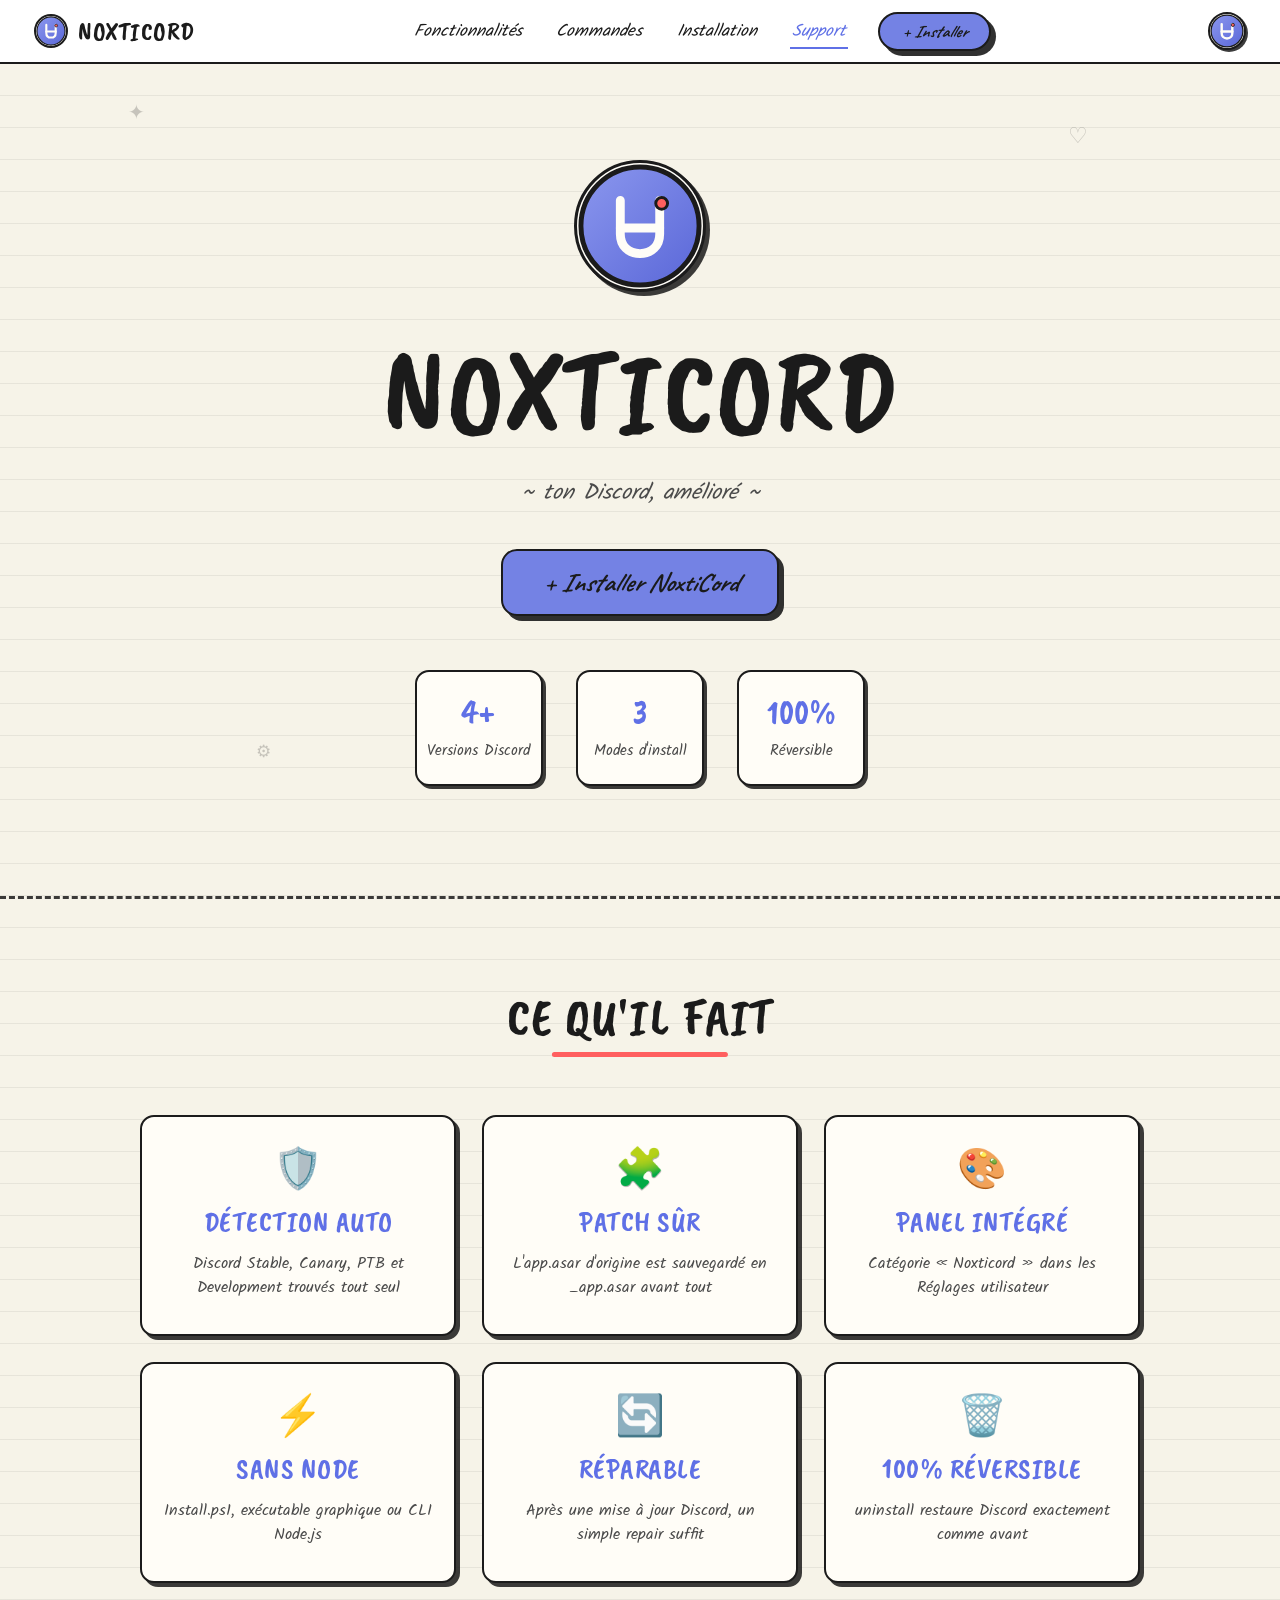
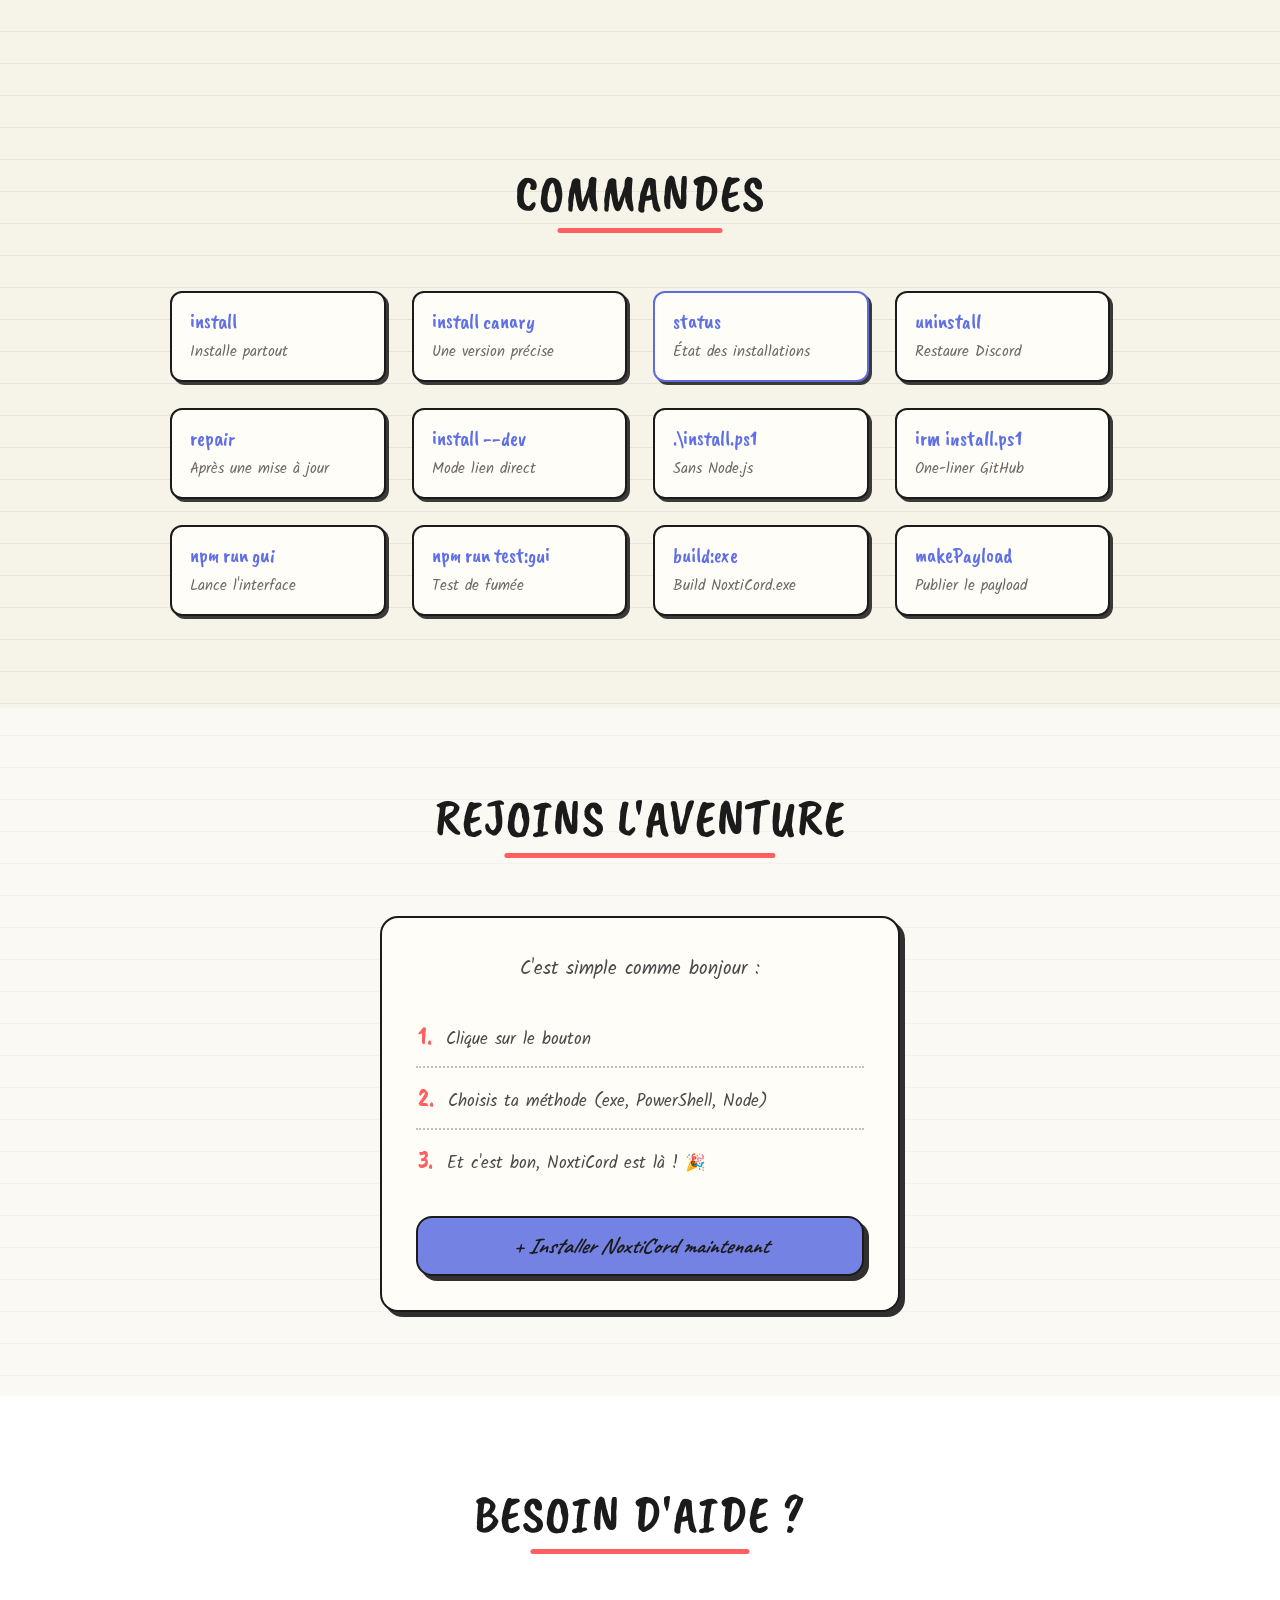
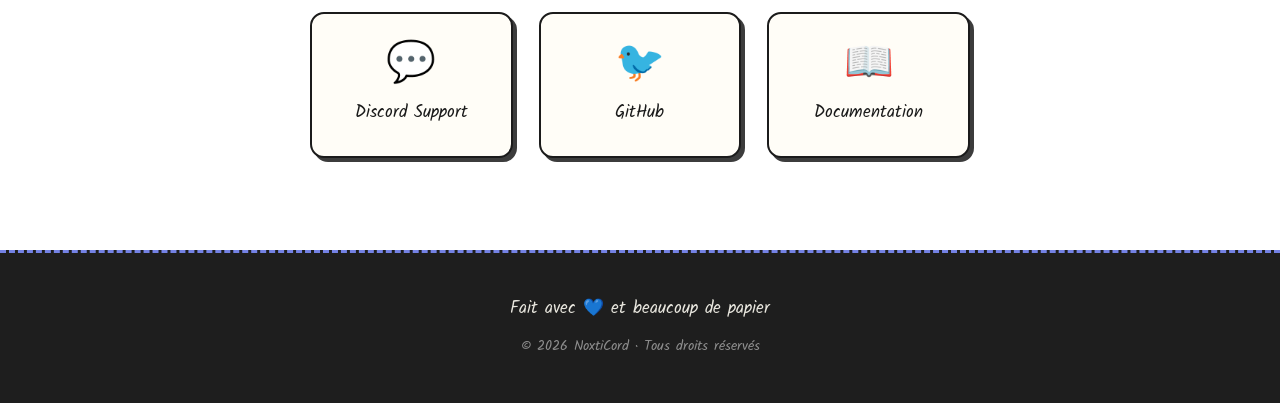
<file: site/index.html>
<!DOCTYPE html>
<html lang="fr">
  <head>
    <meta charset="UTF-8" />
    <meta name="viewport" content="width=device-width, initial-scale=1.0" />
    <title>NoxtiCord — ton Discord, amélioré</title>
    <meta
      name="description"
      content="NoxtiCord installe et patche Discord (Stable, Canary, PTB, Dev) : panel intégré, réversible, sans Node.js."
    />
    <link rel="icon" href="assets/logo.svg" type="image/svg+xml" />
    <link rel="preconnect" href="https://fonts.googleapis.com" />
    <link rel="preconnect" href="https://fonts.gstatic.com" crossorigin />
    <link
      href="https://fonts.googleapis.com/css2?family=Caveat+Brush&family=Caveat:ital,wght@1,500;1,700&family=Kalam:wght@300;400;700&display=swap"
      rel="stylesheet"
    />
    <link rel="stylesheet" href="styles.css" />
  </head>
  <body>
    <!-- ───────── NAV ───────── -->
    <header class="nav" id="top">
      <a class="logo" href="#top">
        <img src="assets/logo.svg" alt="" class="logo__avatar" />
        <span class="logo__name">NoxtiCord</span>
      </a>

      <div class="nav__menu">
        <nav class="nav__links" id="navLinks">
          <a href="#fonctionnalites">Fonctionnalités</a>
          <a href="#commandes">Commandes</a>
          <a href="#installation">Installation</a>
          <a href="#support">Support</a>
        </nav>

        <a class="btn btn--pill nav__cta" href="#installation">+ Installer</a>
      </div>

      <button class="burger" id="burger" aria-label="Ouvrir le menu" aria-expanded="false">
        <span></span><span></span><span></span>
      </button>

      <img src="assets/logo.svg" alt="" class="nav__avatar" />
    </header>

    <main>
      <!-- ───────── HERO ───────── -->
      <section class="hero">
        <span class="doodle doodle--star">✦</span>
        <span class="doodle doodle--heart">♡</span>
        <span class="doodle doodle--gear">⚙</span>

        <img src="assets/logo.svg" alt="NoxtiCord" class="hero__avatar" />
        <h1 class="hero__title">NoxtiCord</h1>
        <p class="hero__tagline">~ ton Discord, amélioré ~</p>
        <a class="btn btn--big" href="#installation">+ Installer NoxtiCord</a>

        <div class="stats">
          <div class="stat">
            <span class="stat__value" data-count="4" data-suffix="+">–</span>
            <span class="stat__label">Versions Discord</span>
          </div>
          <div class="stat">
            <span class="stat__value" data-count="3">–</span>
            <span class="stat__label">Modes d'install</span>
          </div>
          <div class="stat">
            <span class="stat__value" data-count="100" data-suffix="%">–</span>
            <span class="stat__label">Réversible</span>
          </div>
        </div>
      </section>

      <div class="dashed-divider" aria-hidden="true"></div>

      <!-- ───────── FONCTIONNALITÉS ───────── -->
      <section class="section" id="fonctionnalites">
        <h2 class="section__title">Ce qu'il fait</h2>

        <div class="grid grid--features">
          <article class="card reveal">
            <span class="card__emoji">🛡️</span>
            <h3 class="card__title">Détection auto</h3>
            <p class="card__text">Discord Stable, Canary, PTB et Development trouvés tout seul</p>
          </article>

          <article class="card reveal">
            <span class="card__emoji">🧩</span>
            <h3 class="card__title">Patch sûr</h3>
            <p class="card__text">L'app.asar d'origine est sauvegardé en _app.asar avant tout</p>
          </article>

          <article class="card reveal">
            <span class="card__emoji">🎨</span>
            <h3 class="card__title">Panel intégré</h3>
            <p class="card__text">Catégorie « Noxticord » dans les Réglages utilisateur</p>
          </article>

          <article class="card reveal">
            <span class="card__emoji">⚡</span>
            <h3 class="card__title">Sans Node</h3>
            <p class="card__text">Install.ps1, exécutable graphique ou CLI Node.js</p>
          </article>

          <article class="card reveal">
            <span class="card__emoji">🔄</span>
            <h3 class="card__title">Réparable</h3>
            <p class="card__text">Après une mise à jour Discord, un simple repair suffit</p>
          </article>

          <article class="card reveal">
            <span class="card__emoji">🗑️</span>
            <h3 class="card__title">100% réversible</h3>
            <p class="card__text">uninstall restaure Discord exactement comme avant</p>
          </article>
        </div>
      </section>

      <!-- ───────── COMMANDES ───────── -->
      <section class="section" id="commandes">
        <h2 class="section__title">Commandes</h2>

        <div class="grid grid--commands">
          <article class="cmd reveal">
            <span class="cmd__name">install</span>
            <span class="cmd__text">Installe partout</span>
          </article>
          <article class="cmd reveal">
            <span class="cmd__name">install canary</span>
            <span class="cmd__text">Une version précise</span>
          </article>
          <article class="cmd cmd--featured reveal">
            <span class="cmd__name">status</span>
            <span class="cmd__text">État des installations</span>
          </article>
          <article class="cmd reveal">
            <span class="cmd__name">uninstall</span>
            <span class="cmd__text">Restaure Discord</span>
          </article>

          <article class="cmd reveal">
            <span class="cmd__name">repair</span>
            <span class="cmd__text">Après une mise à jour</span>
          </article>
          <article class="cmd reveal">
            <span class="cmd__name">install --dev</span>
            <span class="cmd__text">Mode lien direct</span>
          </article>
          <article class="cmd reveal">
            <span class="cmd__name">.\install.ps1</span>
            <span class="cmd__text">Sans Node.js</span>
          </article>
          <article class="cmd reveal">
            <span class="cmd__name">irm install.ps1</span>
            <span class="cmd__text">One-liner GitHub</span>
          </article>

          <article class="cmd reveal">
            <span class="cmd__name">npm run gui</span>
            <span class="cmd__text">Lance l'interface</span>
          </article>
          <article class="cmd reveal">
            <span class="cmd__name">npm run test:gui</span>
            <span class="cmd__text">Test de fumée</span>
          </article>
          <article class="cmd reveal">
            <span class="cmd__name">build:exe</span>
            <span class="cmd__text">Build NoxtiCord.exe</span>
          </article>
          <article class="cmd reveal">
            <span class="cmd__name">makePayload</span>
            <span class="cmd__text">Publier le payload</span>
          </article>
        </div>
      </section>

      <!-- ───────── INSTALLATION ───────── -->
      <section class="section section--steps" id="installation">
        <h2 class="section__title">Rejoins l'aventure</h2>

        <div class="steps reveal">
          <p class="steps__intro">C'est simple comme bonjour :</p>
          <ol class="steps__list">
            <li><span class="steps__num">1.</span> Clique sur le bouton</li>
            <li><span class="steps__num">2.</span> Choisis ta méthode (exe, PowerShell, Node)</li>
            <li><span class="steps__num">3.</span> Et c'est bon, NoxtiCord est là ! 🎉</li>
          </ol>
          <a class="btn btn--big btn--block" href="#top">+ Installer NoxtiCord maintenant</a>
        </div>
      </section>

      <!-- ───────── SUPPORT ───────── -->
      <section class="section" id="support">
        <h2 class="section__title">Besoin d'aide ?</h2>

        <div class="grid grid--support">
          <a class="card card--link reveal" href="https://github.com/NayzDevFN/NoxtiCord" target="_blank" rel="noopener">
            <span class="card__emoji">💬</span>
            <span class="card__text">Discord Support</span>
          </a>
          <a class="card card--link reveal" href="https://github.com/NayzDevFN/NoxtiCord" target="_blank" rel="noopener">
            <span class="card__emoji">🐦</span>
            <span class="card__text">GitHub</span>
          </a>
          <a class="card card--link reveal" href="https://github.com/NayzDevFN/NoxtiCord#readme" target="_blank" rel="noopener">
            <span class="card__emoji">📖</span>
            <span class="card__text">Documentation</span>
          </a>
        </div>
      </section>
    </main>

    <!-- ───────── FOOTER ───────── -->
    <footer class="footer">
      <p class="footer__made">Fait avec 💙 et beaucoup de papier</p>
      <p class="footer__copy">© 2026 NoxtiCord · Tous droits réservés</p>
    </footer>

    <script src="script.js"></script>
  </body>
</html>
</file>
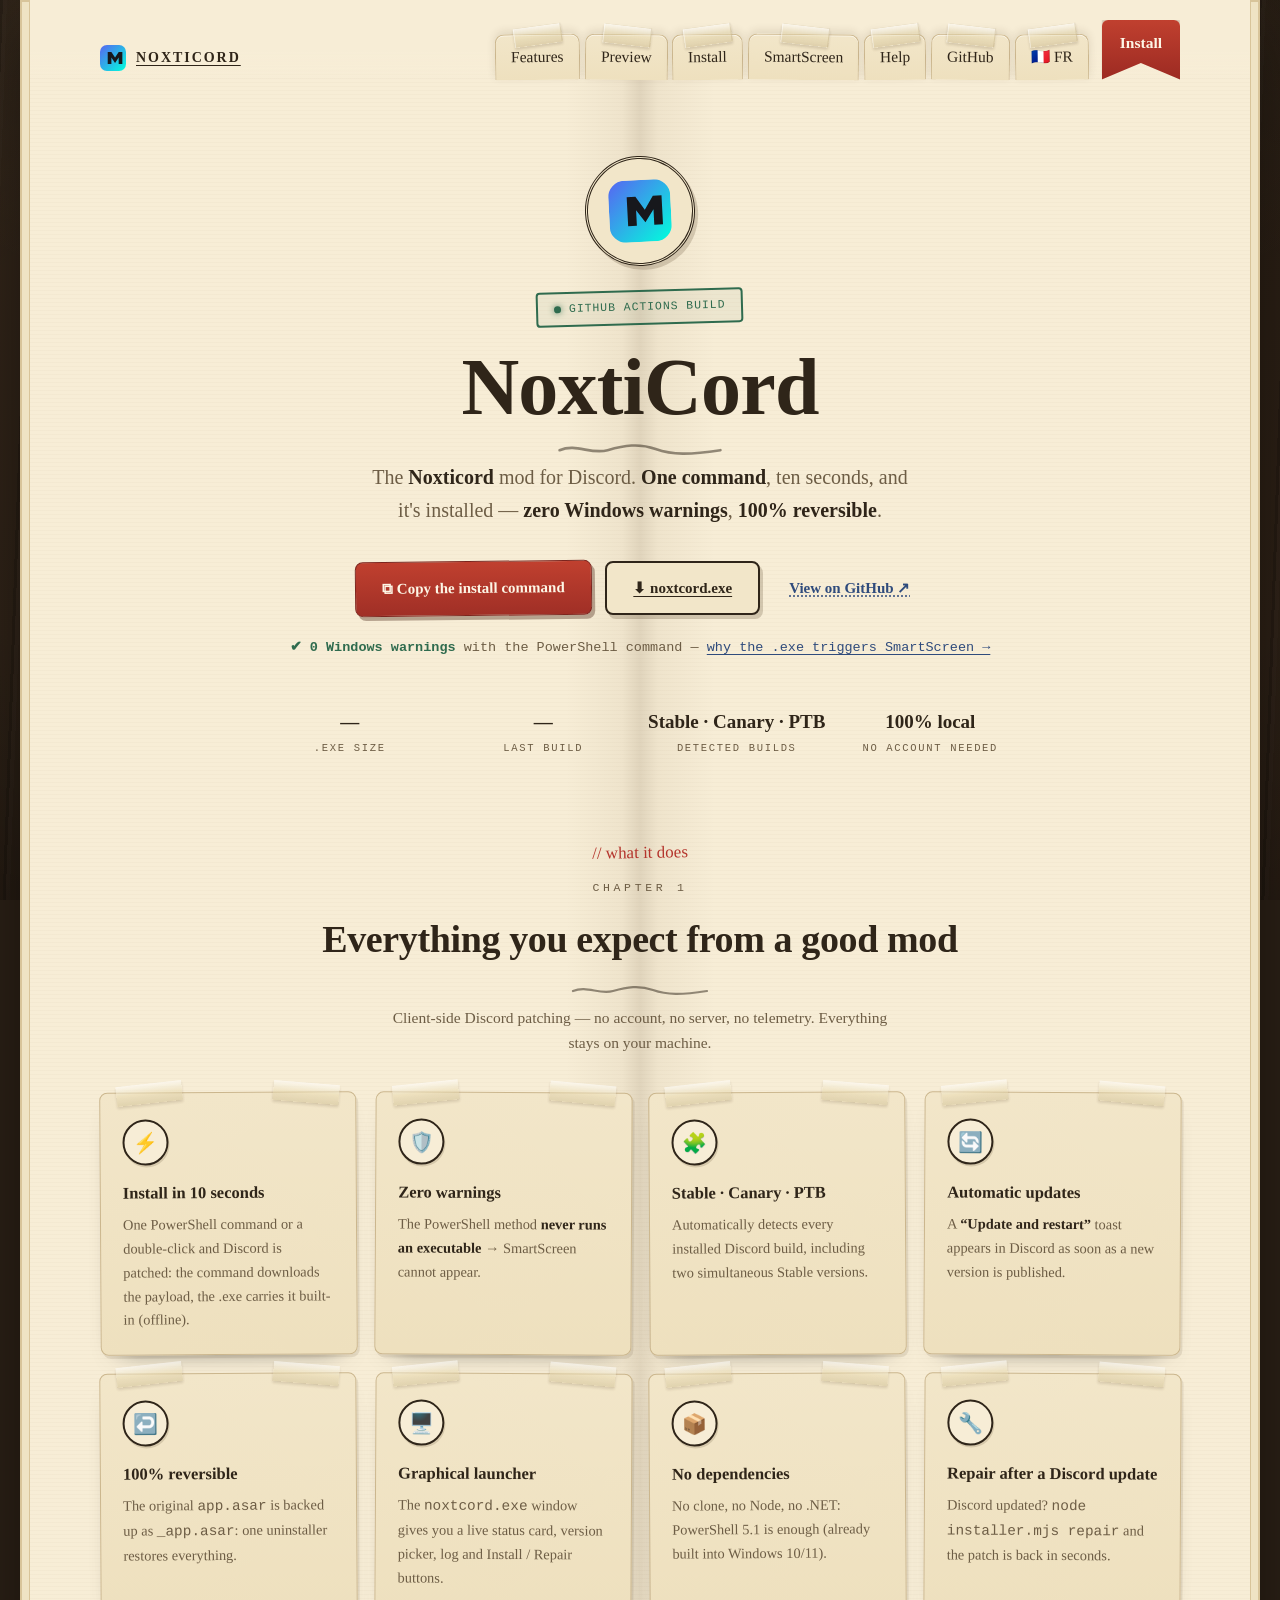
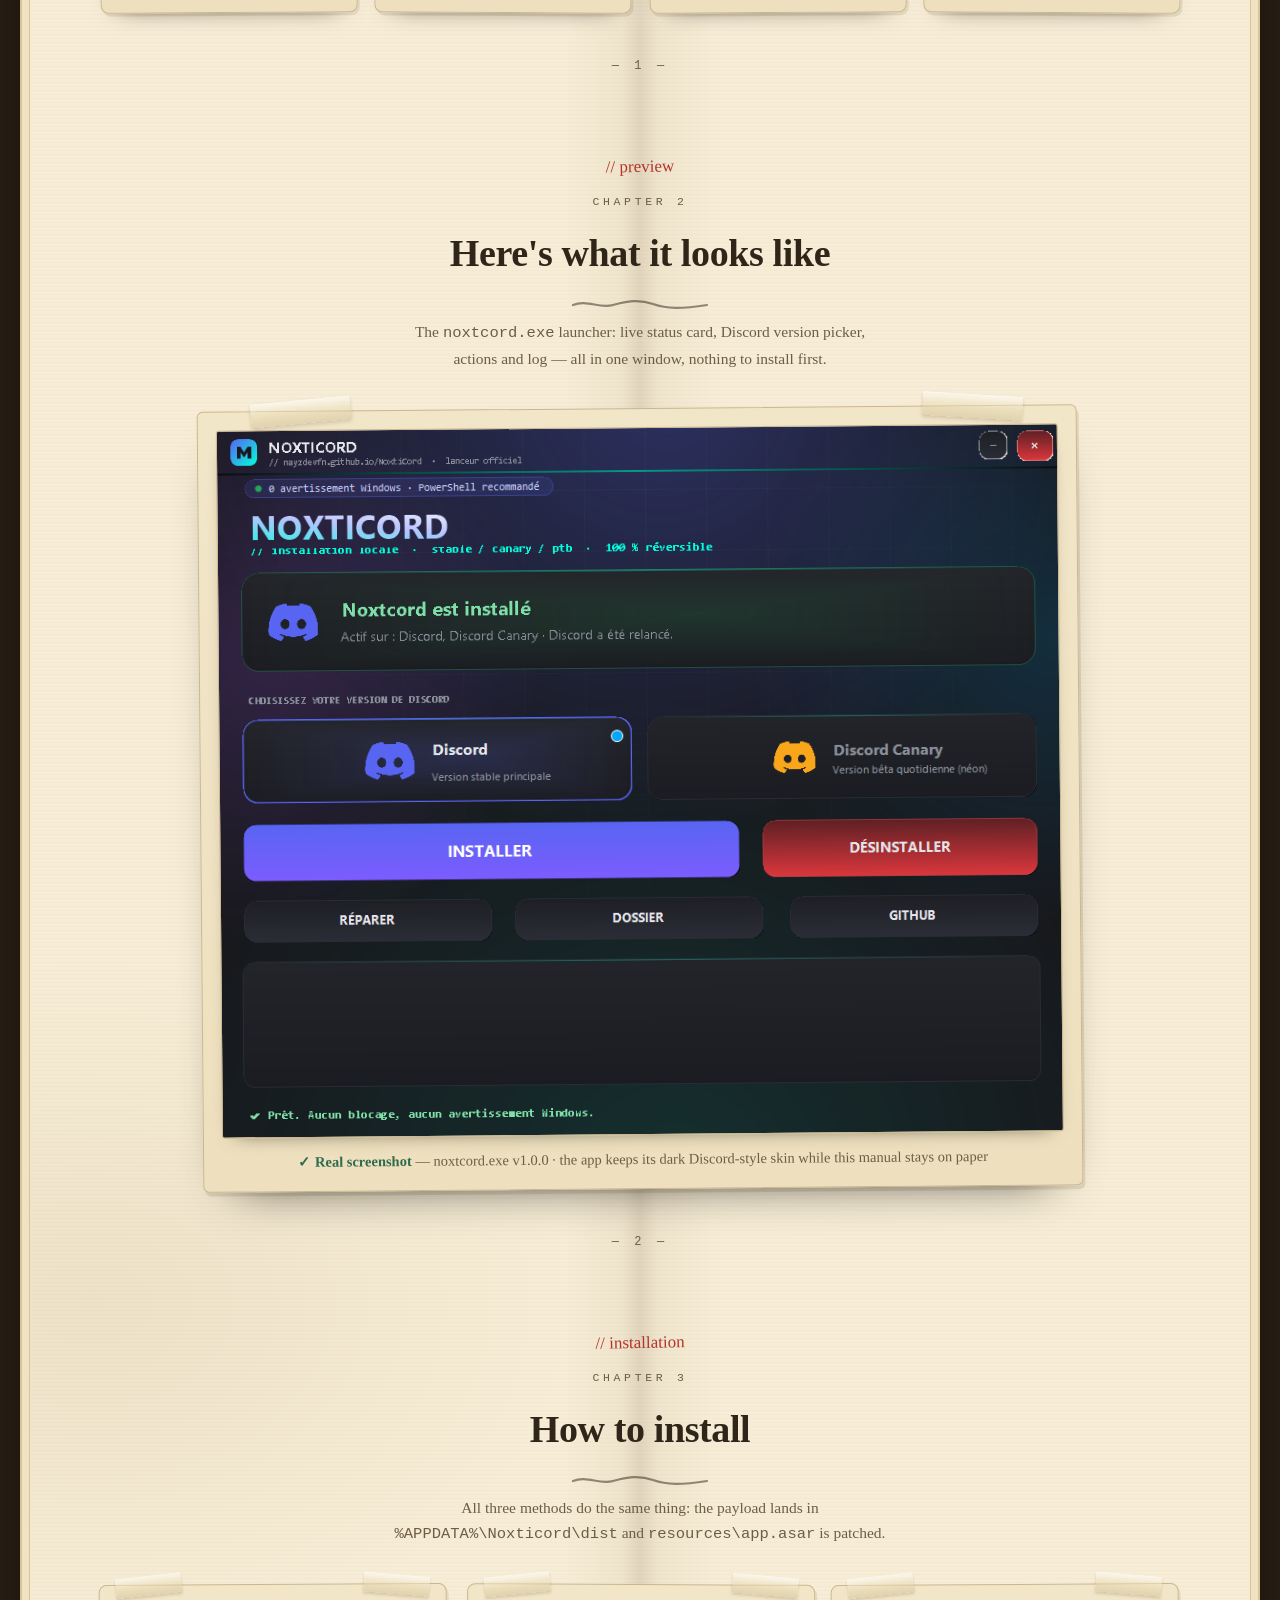
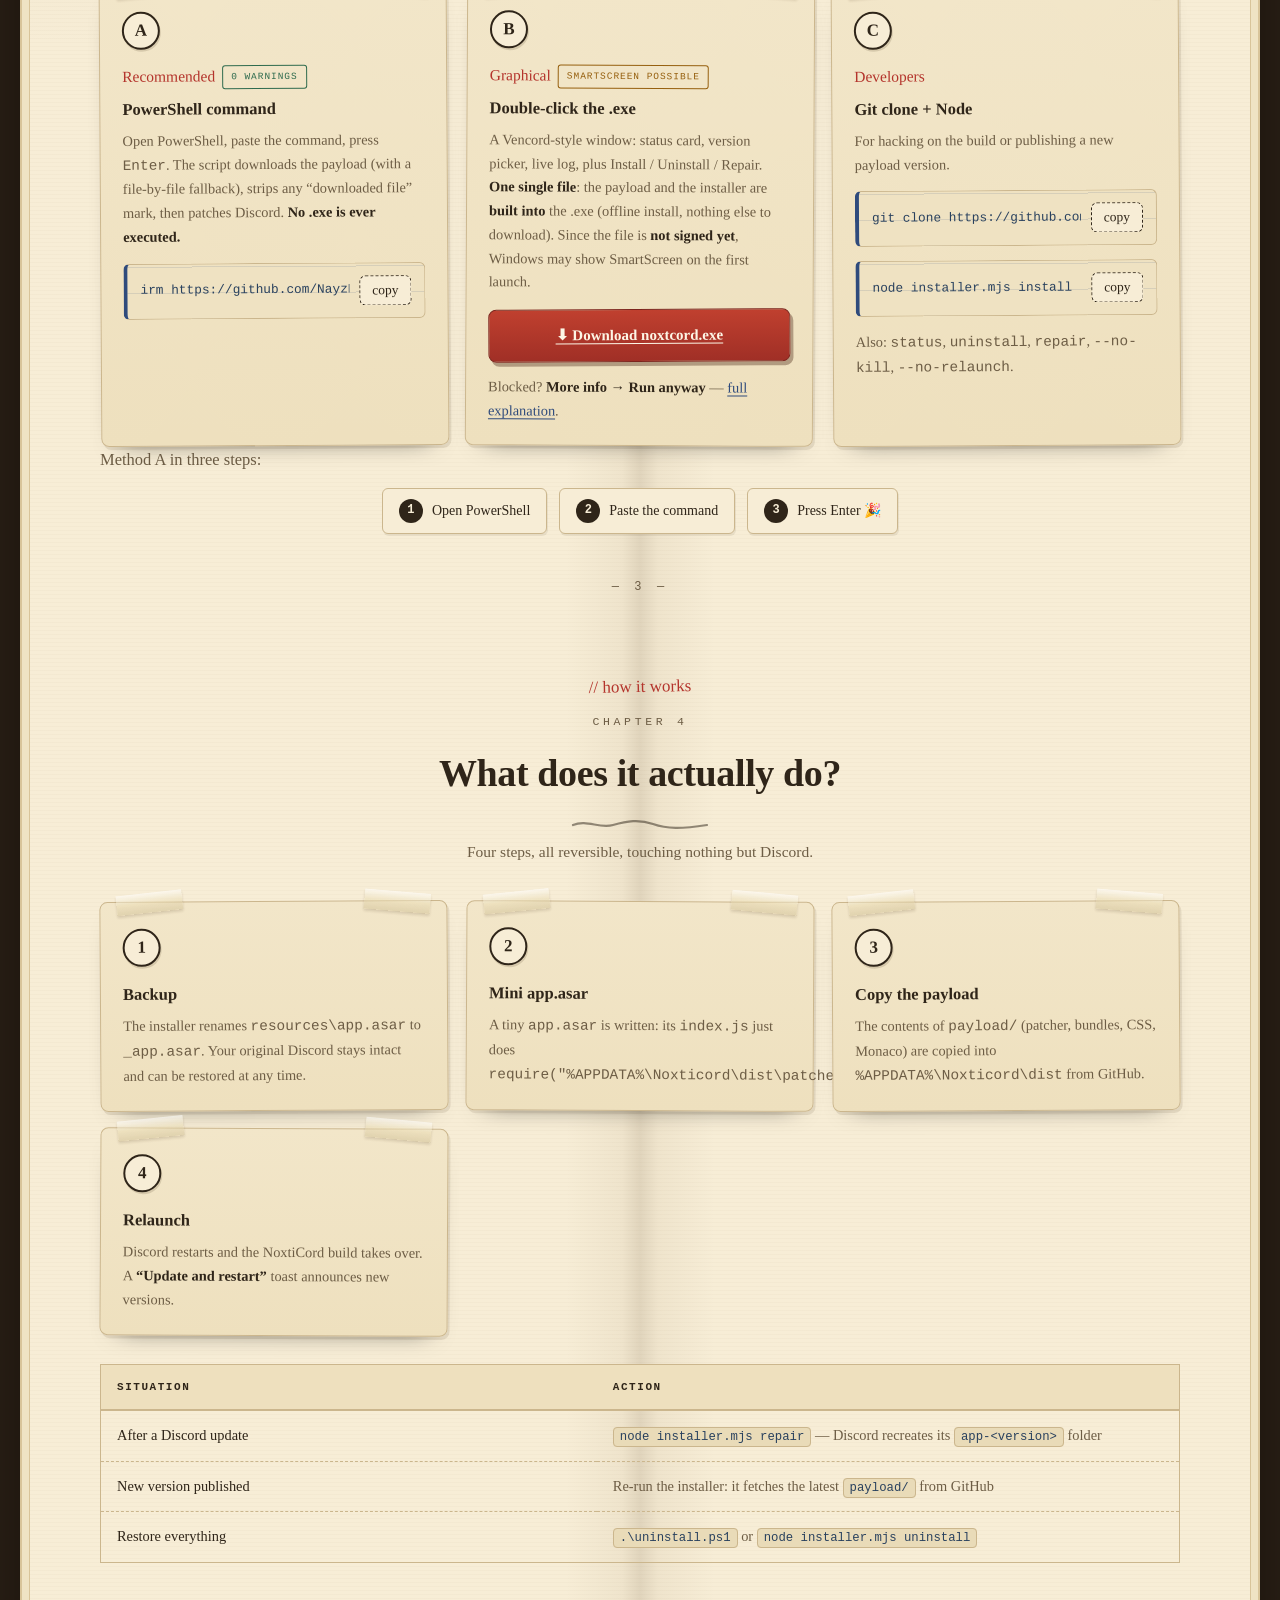
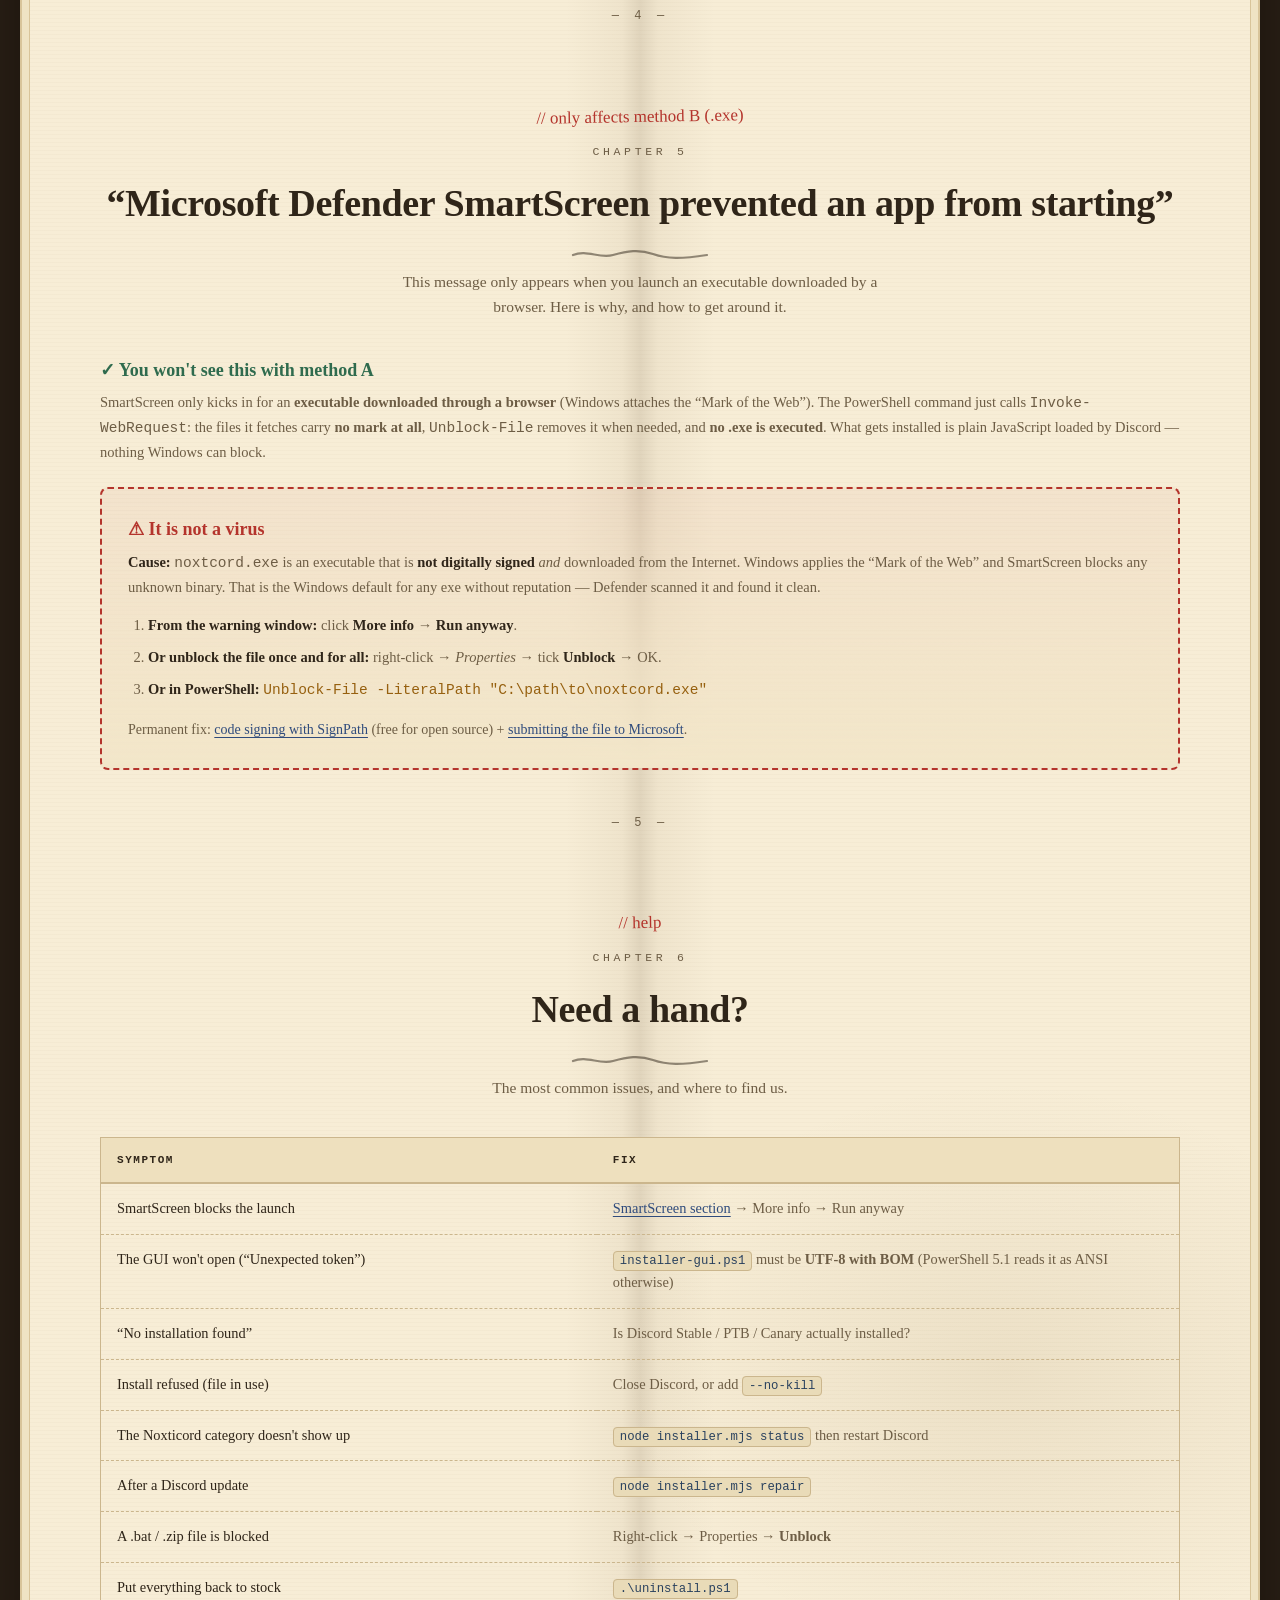
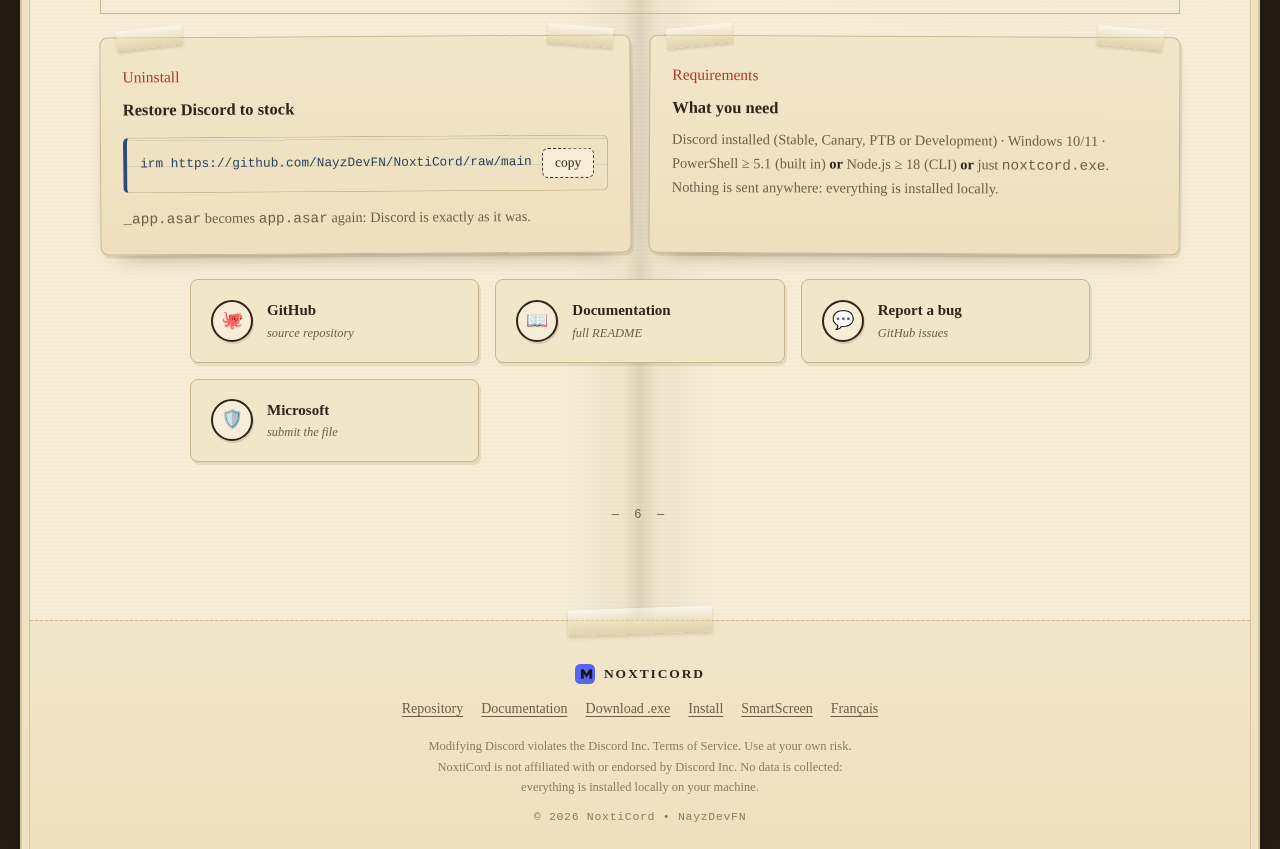
<file: docs/en/index.html>
<!doctype html>
<html lang="en">
<head>
<meta charset="utf-8">
<meta name="viewport" content="width=device-width, initial-scale=1.0">
<title>NoxtiCord — The easiest way to install the Discord mod</title>
<meta name="description" content="NoxtiCord: install the Noxticord mod for Discord on Stable, Canary and PTB in 10 seconds. A PowerShell command with no Windows warning, or a two-click graphical installer.">
<meta name="theme-color" content="#2a1f16">
<meta property="og:title" content="NoxtiCord — The easiest way to install the Discord mod">
<meta property="og:description" content="10-second install, zero Windows warnings, 100% reversible.">
<meta property="og:type" content="website">
<meta property="og:url" content="https://nayzdevfn.github.io/NoxtiCord/en/">
<link rel="alternate" hreflang="fr" href="../">
<link rel="alternate" hreflang="en" href="./">
<link rel="icon" href="data:image/svg+xml,%3Csvg xmlns='http://www.w3.org/2000/svg' viewBox='0 0 64 64'%3E%3Cdefs%3E%3ClinearGradient id='g' x1='0' y1='0' x2='1' y2='1'%3E%3Cstop offset='0' stop-color='%235865f2'/%3E%3Cstop offset='1' stop-color='%2300ffdc'/%3E%3C/linearGradient%3E%3C/defs%3E%3Crect width='64' height='64' rx='17' fill='url(%23g)'/%3E%3Cpath d='M19 47V17h9l9 14 9-14h9v30h-9V31l-9 13-9-13v16z' fill='%2317181c'/%3E%3C/svg%3E">
<style>
/* ============================================================
   NoxtiCord — "The Manual": cream paper book on a wooden desk
   Tabs held with tape · brown ink · handwritten annotations
   ============================================================ */
:root{
  --desk:#2b2016;
  --paper:#f7edd6;
  --paper2:#f2e6c9;
  --paper3:#eee0be;
  --paper-hi:#fbf5e4;
  --edge:#d8c49a;
  --ink:#2f2519;
  --muted:#6d5d45;
  --line:#cbb68d;
  --blue:#2f4b7c;
  --red:#b4342c;
  --green:#2f6b4e;
  --amber:#96600f;
  --tape:rgba(233,220,180,.55);
  --radius:12px;
  --font:Georgia,"Iowan Old Style","Times New Roman",serif;
  --hand:"Segoe Script","Bradley Hand","Comic Sans MS",cursive;
  --mono:"Cascadia Code","Consolas",ui-monospace,SFMono-Regular,Menlo,monospace;
}
*{box-sizing:border-box}
html{scroll-behavior:smooth;scroll-padding-top:96px}
body{margin:0;position:relative;background:var(--desk);color:var(--ink);font-family:var(--font);line-height:1.65;-webkit-font-smoothing:antialiased;overflow-x:hidden}
a{color:var(--blue);text-decoration:underline;text-underline-offset:3px;text-decoration-thickness:1px}
a:hover{text-decoration-style:wavy}
code,kbd{font-family:var(--mono)}
img,svg{max-width:100%}

/* wooden desk */
.bg{
  position:fixed;inset:0;z-index:-3;
  background:
    repeating-linear-gradient(92deg,rgba(0,0,0,.16) 0 3px,rgba(255,255,255,.015) 3px 7px,transparent 7px 34px),
    linear-gradient(115deg,#33261a,#241a11 55%,#2f2217);
}
.bg::after{
  content:"";position:absolute;inset:0;
  background:
    radial-gradient(120% 80% at 50% 0%,rgba(255,220,160,.10),transparent 55%),
    radial-gradient(140% 100% at 50% 50%,transparent 40%,rgba(0,0,0,.55));
}

/* the book page */
body::before{
  content:"";position:absolute;top:0;bottom:0;left:50%;transform:translateX(-50%);
  width:min(1220px,100%);z-index:-2;
  background-color:var(--paper);
  background-image:
    repeating-linear-gradient(0deg,rgba(120,90,40,.028) 0 1px,transparent 1px 4px),
    radial-gradient(60rem 40rem at 85% -5%,rgba(180,150,90,.14),transparent 60%),
    radial-gradient(50rem 36rem at 5% 40%,rgba(150,120,70,.10),transparent 60%),
    radial-gradient(40rem 30rem at 80% 85%,rgba(140,110,60,.10),transparent 60%);
  box-shadow:
    0 0 0 1px var(--edge),
    10px 0 0 -2px #efe3c4, 10px 0 0 0 var(--edge),
    -10px 0 0 -2px #efe3c4, -10px 0 0 0 var(--edge),
    0 30px 70px rgba(0,0,0,.55);
}
/* center fold of the open book */
@media(min-width:1024px){
  body::after{
    content:"";position:absolute;top:0;bottom:0;left:50%;transform:translateX(-50%);
    width:150px;z-index:-1;pointer-events:none;
    background:linear-gradient(90deg,transparent,rgba(90,60,20,.05) 38%,rgba(70,45,15,.13) 50%,rgba(90,60,20,.05) 62%,transparent);
  }
}

/* NAVBAR — binder tabs taped to the top of the page */
.navbar{position:sticky;top:0;z-index:60;padding-top:8px}
.navbar::before{
  content:"";position:absolute;top:0;bottom:0;left:50%;transform:translateX(-50%);
  width:min(1220px,100%);z-index:-1;
  background:linear-gradient(180deg,var(--paper) 62%,rgba(247,237,214,.9) 86%,rgba(247,237,214,0));
}
.nav-content{max-width:1120px;margin:0 auto;padding:12px 20px 0;display:flex;align-items:flex-end;gap:24px}
.nav-logo{display:flex;align-items:center;gap:10px;font-weight:700;letter-spacing:.14em;font-size:14px;color:var(--ink);padding-bottom:9px}
.nav-logo:hover{text-decoration:none}
.nav-links{margin-left:auto;display:flex;align-items:flex-end;gap:5px;flex-wrap:wrap}
.nav-link{
  position:relative;color:var(--ink);font-family:var(--hand);font-size:15.5px;text-decoration:none;
  padding:9px 15px 10px;border:1px solid var(--line);border-bottom:none;border-radius:9px 9px 0 0;
  background:linear-gradient(180deg,var(--paper2),var(--paper3));
  box-shadow:0 -3px 8px rgba(60,40,15,.12), inset 0 1px 0 rgba(255,255,255,.6);
  transition:.16s
}
.nav-link:nth-child(odd){transform:rotate(-.7deg)}
.nav-link:nth-child(even){transform:rotate(.6deg)}
.nav-link:hover{background:linear-gradient(180deg,var(--paper-hi),#f3e5c2);text-decoration:none;transform:translateY(-2px) rotate(0deg)}
/* the tape holding the tab */
.nav-link::before{
  content:"";position:absolute;top:-9px;left:50%;width:46px;height:19px;margin-left:-23px;
  background:linear-gradient(180deg,rgba(255,255,255,.62),var(--tape) 45%,rgba(196,178,133,.45));
  border-left:1px solid rgba(255,255,255,.5);border-right:1px solid rgba(180,160,115,.35);
  transform:rotate(-7deg);opacity:.92;box-shadow:0 2px 3px rgba(60,40,15,.18);pointer-events:none
}
.nav-link:nth-child(even)::before{transform:rotate(6deg)}
/* CTA: red bookmark ribbon */
.nav-cta{
  margin-left:8px;padding:10px 18px 24px;font-family:var(--hand);font-size:15.5px;font-weight:700;
  color:#fdf6e6 !important;text-decoration:none !important;
  background:linear-gradient(180deg,#c0402f,#9c2a22);
  border-radius:6px 6px 0 0;
  clip-path:polygon(0 0,100% 0,100% 100%,50% 72%,0 100%);
  box-shadow:0 -2px 6px rgba(60,20,10,.35);transition:.16s
}
.nav-cta:hover{transform:translateY(2px);filter:brightness(1.07)}

/* HERO — title page */
.hero{max-width:860px;margin:0 auto;padding:76px 20px 10px;text-align:center}
.logo-big{
  width:110px;height:110px;margin:0 auto 24px;border-radius:50%;display:grid;place-items:center;
  background:var(--paper2);border:3px double var(--ink);transform:rotate(-3deg);
  box-shadow:3px 4px 0 rgba(60,40,15,.18)
}
.badge{
  display:inline-flex;align-items:center;gap:8px;padding:6px 16px;border-radius:4px;
  border:2px solid var(--green);color:var(--green);background:rgba(47,107,78,.05);
  font-family:var(--mono);font-size:11.5px;letter-spacing:.08em;text-transform:uppercase;
  margin-bottom:22px;transform:rotate(-1.6deg)
}
.dot{width:7px;height:7px;border-radius:50%;background:var(--green);box-shadow:0 0 6px rgba(47,107,78,.8)}
h1{font-size:clamp(44px,8vw,80px);line-height:1;margin:0;letter-spacing:-.01em;font-weight:700;color:var(--ink)}
h1::after{
  content:"";display:block;width:230px;max-width:60%;height:12px;margin:16px auto 0;
  background:url("data:image/svg+xml,%3Csvg xmlns='http://www.w3.org/2000/svg' width='140' height='10' viewBox='0 0 140 10'%3E%3Cpath d='M3 6c14-6 26 4 40 0s26-6 40-1 28 5 54 1' fill='none' stroke='%232f2519' stroke-opacity='.5' stroke-width='2.2' stroke-linecap='round'/%3E%3C/svg%3E") no-repeat center/contain
}
.tagline{font-size:clamp(16px,2.4vw,20px);color:var(--muted);margin:6px auto 0;max-width:56ch}
.tagline strong{color:var(--ink);font-weight:700}
.buttons{display:flex;gap:14px;justify-content:center;flex-wrap:wrap;margin-top:34px}
.btn{display:inline-flex;align-items:center;justify-content:center;gap:9px;padding:13px 26px;font-size:15px;font-weight:700;cursor:pointer;border:1px solid transparent;font-family:var(--font);transition:.16s}
.btn:hover{transform:translateY(-2px);text-decoration:none}
.btn-main{background:linear-gradient(180deg,#c0402f,#a02f26);color:#fdf6e6;border:1px solid #7c241d;border-radius:8px;box-shadow:3px 4px 0 rgba(60,25,10,.35);transform:rotate(-.6deg)}
.btn-main:hover{transform:rotate(-.6deg) translateY(-2px);box-shadow:4px 6px 0 rgba(60,25,10,.35)}
.btn-outline{background:var(--paper2);border:2px solid var(--ink);color:var(--ink);border-radius:8px;box-shadow:3px 4px 0 rgba(60,40,15,.2)}
.btn-outline:hover{background:var(--paper-hi)}
.btn-plain{background:transparent;border-color:transparent;color:var(--blue);padding-left:14px;padding-right:14px;text-decoration:underline dotted}
.btn-plain:hover{color:var(--ink)}
.hero-note{margin-top:22px;font-size:13.5px;color:var(--muted);font-family:var(--mono)}
.hero-note b{color:var(--green);font-weight:600}
.hero-note a{color:var(--blue)}
.stats{display:grid;grid-template-columns:repeat(auto-fit,minmax(160px,1fr));gap:14px;max-width:760px;margin:46px auto 0}
.stat-\boxed{background:var(--paper2);border:1px dashed var(--line);border-radius:6px;padding:16px 14px;text-align:center;box-shadow:1px 2px 0 rgba(60,40,15,.08)}
.stat-number{display:block;font-size:19px;font-weight:700;color:var(--ink)}
.stat-label{display:block;font-family:var(--mono);font-size:10.5px;letter-spacing:.16em;text-transform:uppercase;color:var(--muted);margin-top:3px}

/* SECTIONS — book chapters */
section{max-width:1120px;margin:0 auto;padding:72px 20px 4px;counter-increment:chap;position:relative}
section::after{
  content:"— " counter(chap) " —";display:block;text-align:center;margin-top:44px;
  font-family:var(--mono);font-size:12px;letter-spacing:.34em;color:var(--muted)
}
.section-title{text-align:center;font-size:clamp(26px,4vw,38px);margin:0 0 10px;letter-spacing:-.01em;font-weight:700;color:var(--ink)}
.section-title::before{
  content:"Chapter " counter(chap);display:block;font-family:var(--mono);font-weight:400;
  font-size:11.5px;letter-spacing:.32em;text-transform:uppercase;color:var(--muted);margin-bottom:10px
}
.section-title::after{
  content:"";display:block;width:150px;height:10px;margin:14px auto 0;
  background:url("data:image/svg+xml,%3Csvg xmlns='http://www.w3.org/2000/svg' width='140' height='10' viewBox='0 0 140 10'%3E%3Cpath d='M3 6c14-6 26 4 40 0s26-6 40-1 28 5 54 1' fill='none' stroke='%232f2519' stroke-opacity='.5' stroke-width='2.2' stroke-linecap='round'/%3E%3C/svg%3E") no-repeat center/contain
}
.section-sub{text-align:center;color:var(--muted);max-width:64ch;margin:0 auto 36px;font-size:15.5px}
.eyebrow{text-align:center;font-family:var(--hand);font-size:17px;color:var(--red);margin:0 0 12px;transform:rotate(-1deg)}

.grid{display:grid;gap:18px}
.features-grid{grid-template-columns:repeat(auto-fit,minmax(230px,1fr))}
.grid-3{grid-template-columns:repeat(auto-fit,minmax(290px,1fr))}
.grid-2{grid-template-columns:repeat(auto-fit,minmax(330px,1fr))}
.card{
  position:relative;
  background:linear-gradient(180deg,var(--paper2),var(--paper3));
  border:1px solid var(--line);border-radius:8px;padding:26px 22px 22px;
  box-shadow:2px 3px 0 rgba(70,50,20,.10), 0 12px 26px -20px rgba(0,0,0,.7);
  transition:.2s cubic-bezier(.25,.8,.25,1)
}
.card:nth-child(odd){transform:rotate(-.35deg)}
.card:nth-child(even){transform:rotate(.3deg)}
.card:hover{transform:rotate(0deg) translateY(-3px);box-shadow:3px 6px 0 rgba(70,50,20,.14), 0 18px 32px -22px rgba(0,0,0,.75)}
/* tape on the corners */
.card::before,.card::after{
  content:"";position:absolute;top:-10px;width:66px;height:20px;
  background:linear-gradient(180deg,rgba(255,255,255,.6),var(--tape) 50%,rgba(196,178,133,.42));
  box-shadow:0 2px 3px rgba(60,40,15,.16);opacity:.92;pointer-events:none
}
.card::before{left:16px;transform:rotate(-6deg)}
.card::after{right:16px;transform:rotate(5deg)}
.feature-icon{width:46px;height:46px;border-radius:50%;display:grid;place-items:center;font-size:20px;background:var(--paper);border:2px solid var(--ink);margin-bottom:14px;box-shadow:1px 2px 0 rgba(60,40,15,.15)}
/* preview: a photo taped to the page */
.shot{
  position:relative;margin:0 auto;max-width:880px;background:linear-gradient(180deg,var(--paper2),var(--paper3));
  border:1px solid var(--line);border-radius:6px;padding:18px 18px 8px;transform:rotate(-.5deg);
  box-shadow:2px 4px 0 rgba(70,50,20,.12), 0 24px 50px -34px rgba(0,0,0,.8)
}
.shot::before,.shot::after{
  content:"";position:absolute;top:-12px;width:100px;height:24px;
  background:linear-gradient(180deg,rgba(255,255,255,.6),var(--tape) 50%,rgba(196,178,133,.42));
  box-shadow:0 2px 4px rgba(60,40,15,.18);opacity:.92
}
.shot::before{left:6%;transform:rotate(-5deg)}
.shot::after{right:6%;transform:rotate(4deg)}
.shot img{display:block;width:100%;height:auto;border-radius:3px;border:1px solid var(--line);box-shadow:0 8px 20px -14px rgba(0,0,0,.7)}
.shot figcaption{margin-top:13px;text-align:center;font-family:var(--hand);font-size:14.5px;color:var(--muted);padding-bottom:8px}
.shot figcaption b{color:var(--green);font-weight:700}
.card h3{font-size:16.5px;margin:0 0 7px;font-weight:700;color:var(--ink)}
.card p{margin:0;color:var(--muted);font-size:14.4px;line-height:1.65}
.card p strong,.card p b{color:var(--ink)}
.tag{font-family:var(--hand);font-size:15.5px;color:var(--red);display:inline-block;margin-bottom:6px}
.chip{display:inline-block;font-family:var(--mono);font-size:9.5px;letter-spacing:.1em;text-transform:uppercase;padding:3px 8px;border-radius:3px;margin-left:7px;vertical-align:middle}
.chip-ok{background:transparent;border:1.5px solid var(--green);color:var(--green)}
.chip-warn{background:transparent;border:1.5px solid var(--amber);color:var(--amber)}
.step-n{width:38px;height:38px;border-radius:50%;display:grid;place-items:center;margin-bottom:14px;background:var(--paper);border:2px solid var(--ink);font-family:var(--hand);font-size:17px;font-weight:700;color:var(--ink);box-shadow:1px 2px 0 rgba(60,40,15,.15)}

/* code blocks: ruled paper */
.code{
  display:flex;align-items:center;gap:10px;margin-top:14px;padding:12px 13px;border-radius:6px;
  background-color:#efe2c2;
  background-image:repeating-linear-gradient(0deg,transparent 0 25px,rgba(47,75,124,.13) 25px 26px);
  border:1px solid var(--line);border-left:4px solid var(--blue)
}
.code code{flex:1;font-size:12.8px;color:#29415e;overflow-x:auto;white-space:nowrap;padding-bottom:2px}
.copy{background:var(--paper);border:1.5px dashed var(--ink);color:var(--ink);border-radius:6px;padding:6px 12px;font-size:13.5px;font-family:var(--hand);cursor:pointer;transition:.15s;flex:none}
.copy:hover{background:var(--paper-hi);transform:rotate(-1.5deg)}
.copy.ok{border-color:var(--green);color:var(--green);border-style:solid}

.steps-\boxed{max-width:760px;margin:30px auto 0;background:var(--paper2);border:1px dashed var(--line);border-radius:8px;padding:26px 28px;text-align:center;box-shadow:2px 3px 0 rgba(70,50,20,.08)}
.steps-box p.lead{margin:0 0 14px;color:var(--muted);font-family:var(--hand);font-size:16.5px}
.steps-list{margin:0;padding:0;list-style:none;display:flex;gap:12px;flex-wrap:wrap;justify-content:center}
.steps-list li{background:var(--paper);border:1px solid var(--line);border-radius:6px;padding:10px 16px;font-size:14px;display:flex;align-items:center;gap:9px;box-shadow:1px 2px 0 rgba(60,40,15,.08)}
.steps-list li i{font-style:normal;width:24px;height:24px;border-radius:50%;display:grid;place-items:center;background:var(--ink);color:var(--paper);font-size:12px;font-weight:700;font-family:var(--mono)}

/* alerts: ink stamps */
.alert{background:linear-gradient(180deg,rgba(180,52,44,.05),var(--paper2));border:2px dashed var(--red);border-radius:8px;padding:26px;margin-top:22px}
.alert h3{color:var(--red);display:flex;align-items:center;gap:10px;margin:0 0 6px;font-size:18px;font-family:var(--hand);font-weight:700}
.alert ol{margin:14px 0 0;padding-left:20px;color:var(--muted);font-size:14.5px}
.alert li{margin-bottom:8px}
.alert strong{color:var(--ink)}
.ok-\boxed{background:linear-gradient(180deg,rgba(47,107,78,.06),var(--paper2));border:2px dashed var(--green);border-radius:8px;padding:26px;margin-top:20px}
.ok-box h3{color:var(--green);margin:0 0 6px;font-size:18px;display:flex;align-items:center;gap:10px;font-family:var(--hand);font-weight:700}
.ok-box p{margin:0;color:var(--muted);font-size:14.5px}

.table-wrap{overflow-x:auto;margin-top:28px}
table{width:100%;border-collapse:collapse;font-size:14.4px;background:transparent;border:1px solid var(--line);border-radius:4px}
th,td{padding:13px 16px;text-align:left;border-bottom:1px dashed var(--line);vertical-align:top}
th{font-family:var(--mono);font-size:11px;letter-spacing:.14em;text-transform:uppercase;color:var(--ink);background:var(--paper3);border-bottom:2px solid var(--line)}
tr:last-child td{border-bottom:none}
td:first-child{color:var(--ink);width:46%}
td:last-child{color:var(--muted)}
td code{background:#e9dbb8;border:1px solid var(--line);padding:2px 6px;border-radius:4px;font-size:12.3px;color:#29415e}

.support-links{display:grid;grid-template-columns:repeat(auto-fit,minmax(220px,1fr));gap:16px;max-width:900px;margin:0 auto}
.support-btn{display:flex;align-items:center;gap:14px;padding:18px 20px;border-radius:8px;background:var(--paper2);border:1px solid var(--line);color:var(--ink);font-weight:700;font-size:15px;text-decoration:none;box-shadow:2px 3px 0 rgba(70,50,20,.1);transition:.17s}
.support-btn:hover{text-decoration:none;transform:translateY(-3px) rotate(-.4deg);box-shadow:3px 6px 0 rgba(70,50,20,.14);background:var(--paper-hi)}
.support-icon{width:42px;height:42px;border-radius:50%;display:grid;place-items:center;font-size:18px;flex:none;background:var(--paper);border:2px solid var(--ink);box-shadow:1px 2px 0 rgba(60,40,15,.15)}
.support-btn small{display:block;font-weight:400;font-size:12.5px;color:var(--muted);font-style:italic}

/* FOOTER — last page, taped */
footer{
  position:relative;max-width:1220px;margin:90px auto 0;
  border-top:1px dashed var(--line);background:linear-gradient(180deg,var(--paper2),var(--paper3));
  padding:42px 20px 32px;text-align:center
}
footer::before{
  content:"";position:absolute;top:-13px;left:50%;margin-left:-72px;width:144px;height:26px;
  background:linear-gradient(180deg,rgba(255,255,255,.6),var(--tape) 50%,rgba(196,178,133,.42));
  transform:rotate(-2deg);box-shadow:0 2px 4px rgba(60,40,15,.18);opacity:.92
}
.foot-logo{display:inline-flex;align-items:center;gap:9px;font-weight:700;letter-spacing:.14em;font-size:13.5px;margin-bottom:12px}
.foot-links{display:flex;gap:18px;justify-content:center;flex-wrap:wrap;margin-bottom:16px;font-size:14px}
.foot-links a{color:var(--muted)}
.foot-links a:hover{color:var(--ink)}
.disclaimer{font-size:12.5px;color:#8a7a61;max-width:70ch;margin:0 auto 10px}
.copyright{font-family:var(--mono);font-size:11.5px;color:#8a7a61;margin:0;letter-spacing:.06em}

.toast{
  position:fixed;left:50%;bottom:26px;transform:translate(-50%,24px) rotate(-1deg);z-index:99;
  background:var(--paper-hi);border:1.5px solid var(--ink);color:var(--ink);
  padding:11px 20px;border-radius:6px;font-size:14px;font-family:var(--hand);opacity:0;pointer-events:none;
  transition:.25s;box-shadow:3px 4px 0 rgba(60,40,15,.25)
}
.toast.show{opacity:1;transform:translate(-50%,0) rotate(-1deg)}

@media(max-width:720px){
  .nav-links .nav-link{display:none}
  .nav-links .nav-cta{display:inline-block}
  .hero{padding-top:48px}
  section{padding-top:54px}
  .btn{width:100%}
  .card::before,.card::after{width:44px;height:16px}
  .shot::before,.shot::after{width:70px;height:18px}
}
</style>
</head>
<body>
<div class="bg"></div>

<!-- NAVBAR -->
<nav class="navbar">
  <div class="nav-content">
    <a class="nav-logo" href="#top">
      <svg width="26" height="26" viewBox="0 0 64 64" aria-hidden="true">
        <defs><linearGradient id="g1" x1="0" y1="0" x2="1" y2="1"><stop offset="0" stop-color="#5865f2"/><stop offset="1" stop-color="#00ffdc"/></linearGradient></defs>
        <rect width="64" height="64" rx="17" fill="url(#g1)"/>
        <path d="M19 47V17h9l9 14 9-14h9v30h-9V31l-9 13-9-13v16z" fill="#17181c"/>
      </svg>
      NOXTICORD
    </a>
    <div class="nav-links">
      <a class="nav-link" href="#features">Features</a>
      <a class="nav-link" href="#preview">Preview</a>
      <a class="nav-link" href="#install">Install</a>
      <a class="nav-link" href="#smartscreen">SmartScreen</a>
      <a class="nav-link" href="#help">Help</a>
      <a class="nav-link" href="https://github.com/NayzDevFN/NoxtiCord" target="_blank" rel="noopener">GitHub</a>
      <a class="nav-link" href="../" hreflang="fr" title="Version française">🇫🇷 FR</a>
      <a class="nav-cta" href="#install">Install</a>
    </div>
  </div>
</nav>

<!-- HERO -->
<header class="hero" id="top">
  <div class="logo-big">
    <svg width="62" height="62" viewBox="0 0 64 64" aria-hidden="true">
      <defs><linearGradient id="g2" x1="0" y1="0" x2="1" y2="1"><stop offset="0" stop-color="#5865f2"/><stop offset="1" stop-color="#00ffdc"/></linearGradient></defs>
      <rect width="64" height="64" rx="17" fill="url(#g2)"/>
      <path d="M19 47V17h9l9 14 9-14h9v30h-9V31l-9 13-9-13v16z" fill="#17181c"/>
    </svg>
  </div>

  <div class="badge"><span class="dot"></span> <span id="ci-status">GitHub Actions build · checking…</span></div>

  <h1>NoxtiCord</h1>
  <p class="tagline">
    The <strong>Noxticord</strong> mod for Discord. <strong>One command</strong>, ten seconds,
    and it's installed — <strong>zero Windows warnings</strong>, <strong>100% reversible</strong>.
  </p>

  <div class="buttons">
    <button class="btn btn-main" data-copy="irm https://github.com/NayzDevFN/NoxtiCord/raw/main/install.ps1 | iex">
      ⧉ Copy the install command
    </button>
    <a class="btn btn-outline" href="https://github.com/NayzDevFN/NoxtiCord/raw/main/noxtcord.exe" download>
      ⬇ noxtcord.exe
    </a>
    <a class="btn btn-plain" href="https://github.com/NayzDevFN/NoxtiCord" target="_blank" rel="noopener">
      View on GitHub ↗
    </a>
  </div>

  <p class="hero-note">
    <b>✔ 0 Windows warnings</b> with the PowerShell command —
    <a href="#smartscreen">why the .exe triggers SmartScreen →</a>
  </p>

  <div class="stats">
    <div class="stat-box"><span class="stat-number" id="s-size">—</span><span class="stat-label">.exe size</span></div>
    <div class="stat-box"><span class="stat-number" id="s-date">—</span><span class="stat-label">Last build</span></div>
    <div class="stat-box"><span class="stat-number">Stable · Canary · PTB</span><span class="stat-label">Detected builds</span></div>
    <div class="stat-box"><span class="stat-number">100% local</span><span class="stat-label">No account needed</span></div>
  </div>
</header>

<!-- FEATURES -->
<section id="features">
  <p class="eyebrow">// what it does</p>
  <h2 class="section-title">Everything you expect from a good mod</h2>
  <p class="section-sub">Client-side Discord patching — no account, no server, no telemetry.
     Everything stays on your machine.</p>

  <div class="grid features-grid">
    <div class="card"><div class="feature-icon">⚡</div><h3>Install in 10 seconds</h3><p>One PowerShell command or a double-click and Discord is patched: the command downloads the payload, the .exe carries it built-in (offline).</p></div>
    <div class="card"><div class="feature-icon">🛡️</div><h3>Zero warnings</h3><p>The PowerShell method <strong>never runs an executable</strong> → SmartScreen cannot appear.</p></div>
    <div class="card"><div class="feature-icon">🧩</div><h3>Stable · Canary · PTB</h3><p>Automatically detects every installed Discord build, including two simultaneous Stable versions.</p></div>
    <div class="card"><div class="feature-icon">🔄</div><h3>Automatic updates</h3><p>A <strong>“Update and restart”</strong> toast appears in Discord as soon as a new version is published.</p></div>
    <div class="card"><div class="feature-icon">↩️</div><h3>100% reversible</h3><p>The original <code>app.asar</code> is backed up as <code>_app.asar</code>: one uninstaller restores everything.</p></div>
    <div class="card"><div class="feature-icon">🖥️</div><h3>Graphical launcher</h3><p>The <code>noxtcord.exe</code> window gives you a live status card, version picker, log and Install / Repair buttons.</p></div>
    <div class="card"><div class="feature-icon">📦</div><h3>No dependencies</h3><p>No clone, no Node, no .NET: PowerShell 5.1 is enough (already built into Windows 10/11).</p></div>
    <div class="card"><div class="feature-icon">🔧</div><h3>Repair after a Discord update</h3><p>Discord updated? <code>node installer.mjs repair</code> and the patch is back in seconds.</p></div>
  </div>
</section>

<!-- PREVIEW -->
<section id="preview">
  <p class="eyebrow">// preview</p>
  <h2 class="section-title">Here's what it looks like</h2>
  <p class="section-sub">The <code>noxtcord.exe</code> launcher: live status card, Discord version
     picker, actions and log — all in one window, nothing to install first.</p>

  <figure class="shot">
    <img src="../assets/launcher.png" width="880" height="740" loading="lazy"
         alt="NoxtiCord Installer window: status card “Noxticord is installed”, Discord / Discord Canary picker, Install, Uninstall, Repair, Folder and GitHub buttons, and the log.">
    <figcaption><b>✓ Real screenshot</b> — noxtcord.exe v1.0.0 · the app keeps its dark Discord-style skin while this manual stays on paper</figcaption>
  </figure>
</section>

<!-- INSTALL -->
<section id="install">
  <p class="eyebrow">// installation</p>
  <h2 class="section-title">How to install</h2>
  <p class="section-sub">All three methods do the same thing: the payload lands in
     <code>%APPDATA%\Noxticord\dist</code> and <code>resources\app.asar</code> is patched.</p>

  <div class="grid grid-3">
    <div class="card">
      <div class="step-n">A</div>
      <span class="tag">Recommended</span><span class="chip chip-ok">0 warnings</span>
      <h3>PowerShell command</h3>
      <p>Open PowerShell, paste the command, press <kbd>Enter</kbd>. The script downloads the payload
         (with a file-by-file fallback), strips any “downloaded file” mark, then patches Discord.
         <strong>No .exe is ever executed.</strong></p>
      <div class="code">
        <code id="oneliner">irm https://github.com/NayzDevFN/NoxtiCord/raw/main/install.ps1 | iex</code>
        <button class="copy" data-copy-from="oneliner">copy</button>
      </div>
    </div>

    <div class="card">
      <div class="step-n">B</div>
      <span class="tag">Graphical</span><span class="chip chip-warn">SmartScreen possible</span>
      <h3>Double-click the .exe</h3>
      <p>A Vencord-style window: status card, version picker, live log, plus Install / Uninstall / Repair.
         <strong>One single file</strong>: the payload and the installer are <strong>built into</strong> the
         .exe (offline install, nothing else to download). Since the file is <strong>not signed yet</strong>,
         Windows may show SmartScreen on the first launch.</p>
      <a class="btn btn-main" style="width:100%;margin-top:14px"
         href="https://github.com/NayzDevFN/NoxtiCord/raw/main/noxtcord.exe" download>
        ⬇ Download noxtcord.exe
      </a>
      <p style="margin-top:14px;margin-bottom:0">Blocked? <strong>More info → Run anyway</strong> —
         <a href="#smartscreen">full explanation</a>.</p>
    </div>

    <div class="card">
      <div class="step-n">C</div>
      <span class="tag">Developers</span>
      <h3>Git clone + Node</h3>
      <p>For hacking on the build or publishing a new payload version.</p>
      <div class="code">
        <code id="cmd-clone">git clone https://github.com/NayzDevFN/NoxtiCord.git</code>
        <button class="copy" data-copy-from="cmd-clone">copy</button>
      </div>
      <div class="code">
        <code id="cmd-node">node installer.mjs install</code>
        <button class="copy" data-copy-from="cmd-node">copy</button>
      </div>
      <p style="margin-top:14px;margin-bottom:0">Also: <code>status</code>, <code>uninstall</code>,
         <code>repair</code>, <code>--no-kill</code>, <code>--no-relaunch</code>.</p>
    </div>
  </div>

  <div class="steps-box">
    <p class="lead">Method A in three steps:</p>
    <ul class="steps-list">
      <li><i>1</i> Open PowerShell</li>
      <li><i>2</i> Paste the command</li>
      <li><i>3</i> Press Enter 🎉</li>
    </ul>
  </div>
</section>

<!-- HOW IT WORKS -->
<section id="how">
  <p class="eyebrow">// how it works</p>
  <h2 class="section-title">What does it actually do?</h2>
  <p class="section-sub">Four steps, all reversible, touching nothing but Discord.</p>

  <div class="grid grid-2">
    <div class="card"><div class="step-n">1</div><h3>Backup</h3><p>The installer renames <code>resources\app.asar</code> to <code>_app.asar</code>. Your original Discord stays intact and can be restored at any time.</p></div>
    <div class="card"><div class="step-n">2</div><h3>Mini app.asar</h3><p>A tiny <code>app.asar</code> is written: its <code>index.js</code> just does <code>require("%APPDATA%\Noxticord\dist\patcher.js")</code>.</p></div>
    <div class="card"><div class="step-n">3</div><h3>Copy the payload</h3><p>The contents of <code>payload/</code> (patcher, bundles, CSS, Monaco) are copied into <code>%APPDATA%\Noxticord\dist</code> from GitHub.</p></div>
    <div class="card"><div class="step-n">4</div><h3>Relaunch</h3><p>Discord restarts and the NoxtiCord build takes over. A <strong>“Update and restart”</strong> toast announces new versions.</p></div>
  </div>

  <div class="table-wrap">
    <table>
      <thead><tr><th>Situation</th><th>Action</th></tr></thead>
      <tbody>
        <tr><td>After a Discord update</td><td><code>node installer.mjs repair</code> — Discord recreates its <code>app-&lt;version&gt;</code> folder</td></tr>
        <tr><td>New version published</td><td>Re-run the installer: it fetches the latest <code>payload/</code> from GitHub</td></tr>
        <tr><td>Restore everything</td><td><code>.\uninstall.ps1</code> or <code>node installer.mjs uninstall</code></td></tr>
      </tbody>
    </table>
  </div>
</section>

<!-- SMARTSCREEN -->
<section id="smartscreen">
  <p class="eyebrow">// only affects method B (.exe)</p>
  <h2 class="section-title">“Microsoft Defender SmartScreen prevented an app from starting”</h2>
  <p class="section-sub">This message only appears when you launch an executable downloaded by a
     browser. Here is why, and how to get around it.</p>

  <div class="ok-box">
    <h3>✓ You won't see this with method A</h3>
    <p>SmartScreen only kicks in for an <strong>executable downloaded through a browser</strong>
       (Windows attaches the “Mark of the Web”). The PowerShell command just calls
       <code>Invoke-WebRequest</code>: the files it fetches carry <strong>no mark at all</strong>,
       <code>Unblock-File</code> removes it when needed, and <strong>no .exe is executed</strong>.
       What gets installed is plain JavaScript loaded by Discord — nothing Windows can block.</p>
  </div>

  <div class="alert">
    <h3>⚠ It is not a virus</h3>
    <p style="color:var(--muted);font-size:14.5px;margin:6px 0 0">
      <strong>Cause:</strong> <code>noxtcord.exe</code> is an executable that is
      <strong>not digitally signed</strong> <em>and</em> downloaded from the Internet. Windows applies
      the “Mark of the Web” and SmartScreen blocks any unknown binary. That is the Windows default
      for any exe without reputation — Defender scanned it and found it clean.
    </p>
    <ol>
      <li><strong>From the warning window:</strong> click <strong>More info</strong> →
          <strong>Run anyway</strong>.</li>
      <li><strong>Or unblock the file once and for all:</strong> right-click → <em>Properties</em> →
          tick <strong>Unblock</strong> → OK.</li>
      <li><strong>Or in PowerShell:</strong>
          <code style="color:var(--amber)">Unblock-File -LiteralPath "C:\path\to\noxtcord.exe"</code></li>
    </ol>
    <p style="margin:16px 0 0;font-size:14px;color:var(--muted)">
      Permanent fix: <a href="https://github.com/NayzDevFN/NoxtiCord#signature-du-code-signpath">code signing with SignPath</a>
      (free for open source) + <a href="https://www.microsoft.com/wdsi/filesubmission" target="_blank" rel="noopener">submitting the file to Microsoft</a>.
    </p>
  </div>
</section>

<!-- HELP -->
<section id="help">
  <p class="eyebrow">// help</p>
  <h2 class="section-title">Need a hand?</h2>
  <p class="section-sub">The most common issues, and where to find us.</p>

  <div class="table-wrap">
    <table>
      <thead><tr><th>Symptom</th><th>Fix</th></tr></thead>
      <tbody>
        <tr><td>SmartScreen blocks the launch</td><td><a href="#smartscreen">SmartScreen section</a> → More info → Run anyway</td></tr>
        <tr><td>The GUI won't open (“Unexpected token”)</td><td><code>installer-gui.ps1</code> must be <strong>UTF-8 with BOM</strong> (PowerShell 5.1 reads it as ANSI otherwise)</td></tr>
        <tr><td>“No installation found”</td><td>Is Discord Stable / PTB / Canary actually installed?</td></tr>
        <tr><td>Install refused (file in use)</td><td>Close Discord, or add <code>--no-kill</code></td></tr>
        <tr><td>The Noxticord category doesn't show up</td><td><code>node installer.mjs status</code> then restart Discord</td></tr>
        <tr><td>After a Discord update</td><td><code>node installer.mjs repair</code></td></tr>
        <tr><td>A .bat / .zip file is blocked</td><td>Right-click → Properties → <strong>Unblock</strong></td></tr>
        <tr><td>Put everything back to stock</td><td><code>.\uninstall.ps1</code></td></tr>
      </tbody>
    </table>
  </div>

  <div class="grid grid-2" style="margin-top:22px">
    <div class="card">
      <span class="tag">Uninstall</span>
      <h3>Restore Discord to stock</h3>
      <div class="code">
        <code id="uninstall-cmd">irm https://github.com/NayzDevFN/NoxtiCord/raw/main/uninstall.ps1 | iex</code>
        <button class="copy" data-copy-from="uninstall-cmd">copy</button>
      </div>
      <p style="margin-top:14px;margin-bottom:0"><code>_app.asar</code> becomes <code>app.asar</code> again:
         Discord is exactly as it was.</p>
    </div>
    <div class="card">
      <span class="tag">Requirements</span>
      <h3>What you need</h3>
      <p>Discord installed (Stable, Canary, PTB or Development) · Windows 10/11 ·
         PowerShell ≥ 5.1 (built in) <strong>or</strong> Node.js ≥ 18 (CLI) <strong>or</strong>
         just <code>noxtcord.exe</code>.</p>
      <p style="margin-bottom:0">Nothing is sent anywhere: everything is installed locally.</p>
    </div>
  </div>

  <div class="support-links" style="margin-top:26px">
    <a class="support-btn" href="https://github.com/NayzDevFN/NoxtiCord" target="_blank" rel="noopener"><span class="support-icon">🐙</span><span>GitHub<small>source repository</small></span></a>
    <a class="support-btn" href="https://github.com/NayzDevFN/NoxtiCord#readme" target="_blank" rel="noopener"><span class="support-icon">📖</span><span>Documentation<small>full README</small></span></a>
    <a class="support-btn" href="https://github.com/NayzDevFN/NoxtiCord/issues" target="_blank" rel="noopener"><span class="support-icon">💬</span><span>Report a bug<small>GitHub issues</small></span></a>
    <a class="support-btn" href="https://www.microsoft.com/wdsi/filesubmission" target="_blank" rel="noopener"><span class="support-icon">🛡️</span><span>Microsoft<small>submit the file</small></span></a>
  </div>
</section>

<!-- FOOTER -->
<footer>
  <div class="foot-logo">
    <svg width="20" height="20" viewBox="0 0 64 64" aria-hidden="true">
      <rect width="64" height="64" rx="17" fill="#5865f2"/>
      <path d="M19 47V17h9l9 14 9-14h9v30h-9V31l-9 13-9-13v16z" fill="#17181c"/>
    </svg>
    NOXTICORD
  </div>
  <div class="foot-links">
    <a href="https://github.com/NayzDevFN/NoxtiCord" target="_blank" rel="noopener">Repository</a>
    <a href="https://github.com/NayzDevFN/NoxtiCord#readme" target="_blank" rel="noopener">Documentation</a>
    <a href="https://github.com/NayzDevFN/NoxtiCord/raw/main/noxtcord.exe" download>Download .exe</a>
    <a href="#install">Install</a>
    <a href="#smartscreen">SmartScreen</a>
    <a href="../" hreflang="fr">Français</a>
  </div>
  <p class="disclaimer">
    Modifying Discord violates the Discord Inc. Terms of Service. Use at your own risk.
    NoxtiCord is not affiliated with or endorsed by Discord Inc. No data is collected:
    everything is installed locally on your machine.
  </p>
  <p class="copyright">© 2026 NoxtiCord • NayzDevFN</p>
</footer>

<div class="toast" id="toast">Copied to clipboard</div>

<script>
(function(){
  var toast = document.getElementById('toast'), t;
  function say(m){ toast.textContent = m; toast.classList.add('show');
    clearTimeout(t); t = setTimeout(function(){ toast.classList.remove('show'); }, 2200); }
  function fallback(text){
    var ta = document.createElement('textarea');
    ta.value = text; ta.style.position='fixed'; ta.style.opacity='0';
    document.body.appendChild(ta); ta.select();
    try { document.execCommand('copy'); say('Copied to clipboard'); }
    catch(e){ say('Copy failed — select it manually'); }
    document.body.removeChild(ta);
  }
  function copy(text){
    if (navigator.clipboard && window.isSecureContext) {
      navigator.clipboard.writeText(text).then(function(){ say('Copied to clipboard'); }, function(){ fallback(text); });
    } else { fallback(text); }
  }
  document.addEventListener('click', function(e){
    var b = e.target.closest ? e.target.closest('[data-copy],[data-copy-from]') : null;
    if (!b) return;
    var txt = '';
    if (b.hasAttribute('data-copy')) txt = b.getAttribute('data-copy');
    else {
      var src = document.getElementById(b.getAttribute('data-copy-from'));
      txt = src ? src.textContent : (b.parentNode.querySelector('code') || {}).textContent || '';
    }
    copy(txt.trim());
    if (b.classList.contains('copy')) {
      var old = b.textContent; b.textContent = 'copied ✓'; b.classList.add('ok');
      setTimeout(function(){ b.textContent = old; b.classList.remove('ok'); }, 1800);
    }
  });
  document.addEventListener('click', function(e){
    var a = e.target.closest ? e.target.closest('a[href^="#"]') : null;
    if (!a) return;
    var el = document.querySelector(a.getAttribute('href'));
    if (el) { e.preventDefault(); el.scrollIntoView({behavior:'smooth', block:'start'}); }
  });

  var API = 'https://api.github.com/repos/NayzDevFN/NoxtiCord';
  function get(u){ return fetch(u, {headers:{'Accept':'application/vnd.github+json'}}).then(function(r){ return r.json(); }); }
  get(API + '/commits?path=noxtcord.exe&per_page=1').then(function(d){
    if (d && d[0] && d[0].commit) {
      var w = new Date(d[0].commit.committer.date);
      document.getElementById('s-date').textContent = w.toLocaleDateString('en-GB', {day:'2-digit', month:'short', year:'numeric'});
    }
  }).catch(function(){});
  get(API + '/contents/noxtcord.exe').then(function(d){
    if (d && d.size) document.getElementById('s-size').textContent = (d.size/1024).toLocaleString('en-GB', {maximumFractionDigits:1}) + ' KB';
  }).catch(function(){});
  get(API + '/actions/workflows/build-sign-launcher.yml/runs?per_page=1').then(function(d){
    var el = document.getElementById('ci-status');
    var r = d && d.workflow_runs && d.workflow_runs[0];
    if (!r) { el.textContent = 'GitHub Actions build'; return; }
    if (r.conclusion === 'success')
      el.textContent = '✓ Last build succeeded · ' + new Date(r.created_at).toLocaleString('en-GB', {day:'2-digit', month:'short', hour:'2-digit', minute:'2-digit'});
    else if (r.conclusion === 'failure') el.textContent = '✗ Last build failed — see the repo Actions tab';
    else el.textContent = '… Build in progress (' + (r.status || 'queued') + ')';
  }).catch(function(){ document.getElementById('ci-status').textContent = 'GitHub Actions build'; });
})();
</script>
</body>
</html>
</file>
<file: site/styles.css>
/* ============================================================
   NoxtiCord — site "papier / carnet" (design Kycks reproduit)
   ============================================================ */

:root {
  --paper: #f6f3e8;
  --paper-light: #fbf9f1;
  --card: #fffdf7;
  --ink: #1b1b1b;
  --ink-soft: #4a4a4a;
  --ink-mute: #6f6a61;
  --blue: #7482e4;
  --blue-dark: #5d6bdd;
  --blue-ink: #5f70e6;
  --red: #ff5f5f;
  --line: rgba(27, 27, 27, 0.07);

  --font-title: "Caveat Brush", "Comic Sans MS", cursive;
  --font-script: "Caveat", "Comic Sans MS", cursive;
  --font-hand: "Kalam", "Comic Sans MS", cursive;

  --radius: 14px;
  --border: 2px solid var(--ink);
  --shadow-hard: 5px 5px 0 rgba(27, 27, 27, 0.9);
  --nav-h: 64px;
}

* {
  box-sizing: border-box;
}

html {
  scroll-behavior: smooth;
}

body {
  margin: 0;
  color: var(--ink);
  font-family: var(--font-hand);
  font-weight: 400;
  background-color: var(--paper);
  background-image: repeating-linear-gradient(
    to bottom,
    transparent 0,
    transparent 31px,
    var(--line) 31px,
    var(--line) 32px
  );
  -webkit-font-smoothing: antialiased;
  overflow-x: hidden;
}

img {
  max-width: 100%;
}

a {
  color: inherit;
  text-decoration: none;
}

/* ───────────────── NAV ───────────────── */

.nav {
  position: sticky;
  top: 0;
  z-index: 60;
  height: var(--nav-h);
  display: flex;
  align-items: center;
  gap: 18px;
  padding: 0 clamp(14px, 3vw, 34px);
  background: #fff;
  border-bottom: 2px solid var(--ink);
}

.logo {
  display: flex;
  align-items: center;
  gap: 10px;
  flex: 0 0 auto;
}

.logo__avatar {
  width: 34px;
  height: 34px;
  border-radius: 50%;
  border: 2px solid var(--ink);
}

.logo__name {
  font-family: var(--font-title);
  font-size: 26px;
  letter-spacing: 0.5px;
  text-transform: uppercase;
}

.nav__menu {
  display: flex;
  align-items: center;
  gap: clamp(16px, 2.4vw, 30px);
  margin: 0 auto;
}

.nav__links {
  display: flex;
  align-items: center;
  gap: clamp(14px, 2.4vw, 34px);
  margin: 0;
  font-family: var(--font-hand);
  font-style: italic;
  font-size: 17px;
}

.nav__links a {
  position: relative;
  padding: 4px 2px;
  transition: color 0.18s ease;
}

.nav__links a::after {
  content: "";
  position: absolute;
  left: 0;
  bottom: 0;
  width: 100%;
  height: 2px;
  background: var(--blue-ink);
  transform: scaleX(0);
  transform-origin: left;
  transition: transform 0.2s ease;
}

.nav__links a:hover,
.nav__links a.is-active {
  color: var(--blue-ink);
}

.nav__links a:hover::after,
.nav__links a.is-active::after {
  transform: scaleX(1);
}

.nav__cta {
  flex: 0 0 auto;
}

.nav__avatar {
  flex: 0 0 auto;
  width: 38px;
  height: 38px;
  border-radius: 50%;
  border: 2px solid var(--ink);
  background: var(--card);
  box-shadow: 2px 2px 0 rgba(27, 27, 27, 0.85);
}

.burger {
  display: none;
  flex-direction: column;
  gap: 5px;
  padding: 8px;
  background: none;
  border: 0;
  cursor: pointer;
}

.burger span {
  display: block;
  width: 24px;
  height: 2.5px;
  background: var(--ink);
  border-radius: 2px;
  transition: transform 0.2s ease, opacity 0.2s ease;
}

/* ───────────────── BOUTONS ───────────────── */

.btn {
  display: inline-block;
  font-family: var(--font-script);
  font-style: italic;
  font-weight: 700;
  color: var(--ink);
  background: var(--blue);
  border: var(--border);
  border-radius: 999px;
  box-shadow: var(--shadow-hard);
  cursor: pointer;
  transition: transform 0.15s ease, box-shadow 0.15s ease, background 0.15s ease;
}

.btn:hover {
  background: var(--blue-dark);
  transform: translate(-2px, -2px);
  box-shadow: 7px 7px 0 rgba(27, 27, 27, 0.9);
}

.btn:active {
  transform: translate(3px, 3px);
  box-shadow: 1px 1px 0 rgba(27, 27, 27, 0.9);
}

.btn--pill {
  padding: 7px 22px;
  font-size: 17px;
}

.btn--big {
  padding: 15px 40px;
  font-size: clamp(20px, 2.4vw, 26px);
  border-radius: 16px;
}

.btn--block {
  display: block;
  width: 100%;
  text-align: center;
}

/* ───────────────── HERO ───────────────── */

.hero {
  position: relative;
  padding: clamp(56px, 9vw, 96px) 20px clamp(48px, 7vw, 76px);
  text-align: center;
}

.doodle {
  position: absolute;
  font-size: 20px;
  color: rgba(27, 27, 27, 0.22);
  user-select: none;
}

.doodle--star {
  top: 34px;
  left: 10%;
}

.doodle--heart {
  top: 56px;
  right: 15%;
  font-size: 22px;
}

.doodle--gear {
  bottom: 96px;
  left: 20%;
  font-size: 17px;
}

.hero__avatar {
  width: clamp(104px, 14vw, 132px);
  height: clamp(104px, 14vw, 132px);
  border-radius: 50%;
  border: 3px solid var(--ink);
  box-shadow: 4px 4px 0 rgba(27, 27, 27, 0.85);
  background: var(--card);
}

.hero__title {
  margin: clamp(22px, 4vw, 36px) 0 0;
  font-family: var(--font-title);
  font-weight: 400;
  font-size: clamp(58px, 11vw, 118px);
  line-height: 0.95;
  letter-spacing: 1px;
  text-transform: uppercase;
}

.hero__tagline {
  margin: clamp(16px, 3vw, 28px) 0 clamp(26px, 4vw, 38px);
  font-family: var(--font-hand);
  font-style: italic;
  font-size: clamp(17px, 2.2vw, 22px);
  color: var(--ink-soft);
}

/* stats */

.stats {
  display: flex;
  flex-wrap: wrap;
  justify-content: center;
  gap: clamp(14px, 2.6vw, 34px);
  margin-top: clamp(34px, 5vw, 54px);
}

.stat {
  width: 128px;
  min-height: 116px;
  padding: 16px 10px 14px;
  display: flex;
  flex-direction: column;
  align-items: center;
  justify-content: center;
  gap: 10px;
  background: var(--card);
  border: var(--border);
  border-radius: var(--radius);
  box-shadow: 3px 3px 0 rgba(27, 27, 27, 0.85);
}

.stat__value {
  font-family: var(--font-title);
  font-size: 34px;
  line-height: 1;
  color: var(--blue-ink);
  min-height: 34px;
}

.stat__label {
  font-size: 14.5px;
  color: var(--ink-soft);
}

/* ───────────────── SÉPARATEUR ───────────────── */

.dashed-divider {
  height: 0;
  margin: clamp(16px, 3vw, 34px) 0 0;
  border-top: 3px dashed rgba(27, 27, 27, 0.85);
}

/* ───────────────── SECTIONS ───────────────── */

.section {
  padding: clamp(52px, 8vw, 92px) 20px;
}

/* bandeau plus clair derrière les étapes, fond blanc pour le support */
.section--steps {
  background: rgba(255, 255, 255, 0.55);
}

#support {
  background: #fff;
}

.section__title {
  position: relative;
  margin: 0 auto clamp(38px, 5vw, 58px);
  padding-bottom: 14px;
  width: fit-content;
  font-family: var(--font-title);
  font-weight: 400;
  font-size: clamp(36px, 6vw, 52px);
  line-height: 1;
  letter-spacing: 1px;
  text-transform: uppercase;
  text-align: center;
}

.section__title::after {
  content: "";
  position: absolute;
  left: 50%;
  bottom: 0;
  transform: translateX(-50%);
  width: 66%;
  min-width: 90px;
  height: 5px;
  border-radius: 3px;
  background: var(--red);
}

/* ───────────────── GRILLES / CARTES ───────────────── */

.grid {
  display: grid;
  gap: clamp(16px, 2.4vw, 26px);
  margin: 0 auto;
}

.grid--features {
  max-width: 1000px;
  grid-template-columns: repeat(auto-fit, minmax(250px, 1fr));
}

.grid--commands {
  max-width: 940px;
  grid-template-columns: repeat(auto-fit, minmax(200px, 1fr));
}

.grid--support {
  max-width: 660px;
  grid-template-columns: repeat(auto-fit, minmax(180px, 1fr));
}

.card {
  display: flex;
  flex-direction: column;
  align-items: center;
  gap: 12px;
  padding: clamp(24px, 3vw, 34px) 20px;
  text-align: center;
  background: var(--card);
  border: var(--border);
  border-radius: var(--radius);
  box-shadow: 4px 4px 0 rgba(27, 27, 27, 0.85);
  transition: transform 0.18s ease, box-shadow 0.18s ease;
}

.card:hover {
  transform: translate(-3px, -3px);
  box-shadow: 7px 7px 0 rgba(27, 27, 27, 0.85);
}

.card__emoji {
  font-size: clamp(32px, 4vw, 40px);
  line-height: 1;
}

.card__title {
  margin: 0;
  font-family: var(--font-title);
  font-weight: 400;
  font-size: clamp(24px, 3vw, 29px);
  letter-spacing: 0.5px;
  text-transform: uppercase;
  color: var(--blue-ink);
}

.card__text {
  margin: 0;
  font-size: 15.5px;
  line-height: 1.55;
  color: var(--ink-soft);
}

.card--link {
  gap: 16px;
  padding: clamp(22px, 3vw, 30px) 16px;
}

.card--link .card__text {
  font-size: 16.5px;
  color: var(--ink);
}

/* commandes */

.cmd {
  display: flex;
  flex-direction: column;
  gap: 7px;
  padding: 15px 18px 16px;
  background: var(--card);
  border: var(--border);
  border-radius: 12px;
  box-shadow: 3px 3px 0 rgba(27, 27, 27, 0.85);
  transition: transform 0.18s ease, box-shadow 0.18s ease, border-color 0.18s ease;
}

.cmd:hover,
.cmd--featured {
  border-color: var(--blue-dark);
}

.cmd:hover {
  transform: translate(-3px, -3px);
  box-shadow: 6px 6px 0 rgba(93, 107, 221, 0.55);
}

.cmd__name {
  font-family: var(--font-title);
  font-size: 21px;
  color: var(--blue-ink);
}

.cmd__text {
  font-size: 14.5px;
  color: var(--ink-mute);
}

/* ───────────────── ÉTAPES ───────────────── */

.section--steps {
  padding-block: clamp(46px, 7vw, 84px);
}

.steps {
  max-width: 520px;
  margin: 0 auto;
  padding: clamp(26px, 4vw, 36px) clamp(22px, 4vw, 34px) clamp(26px, 4vw, 34px);
  background: var(--card);
  border: var(--border);
  border-radius: 18px;
  box-shadow: var(--shadow-hard);
}

.steps .btn--big {
  padding: 14px 24px;
  font-size: clamp(17px, 2.1vw, 22px);
}

.steps__intro {
  margin: 0 0 22px;
  text-align: center;
  font-size: 19px;
  color: var(--ink-soft);
}

.steps__list {
  list-style: none;
  margin: 0 0 26px;
  padding: 0;
}

.steps__list li {
  display: flex;
  align-items: baseline;
  gap: 14px;
  padding: 13px 2px;
  font-size: 16.5px;
  color: var(--ink-soft);
  border-bottom: 2px dotted rgba(27, 27, 27, 0.28);
}

.steps__list li:last-child {
  border-bottom: 0;
}

.steps__num {
  font-family: var(--font-title);
  font-size: 26px;
  color: var(--red);
}

/* ───────────────── FOOTER ───────────────── */

.footer {
  margin-top: 0;
  padding: 42px 20px 46px;
  text-align: center;
  background: #1e1e1e;
  border-top: 3px dashed var(--blue);
}

.footer__made {
  margin: 0 0 14px;
  font-size: 17px;
  color: #e8e6de;
}

.footer__copy {
  margin: 0;
  font-size: 13.5px;
  color: #8d8d8d;
}

/* ───────────────── ANIMATIONS ───────────────── */

.reveal {
  opacity: 0;
  transform: translateY(22px);
  transition: opacity 0.5s ease, transform 0.5s ease;
}

.reveal.is-visible {
  opacity: 1;
  transform: none;
}

@media (prefers-reduced-motion: reduce) {
  html {
    scroll-behavior: auto;
  }
  .reveal {
    opacity: 1;
    transform: none;
    transition: none;
  }
}

/* ───────────────── RESPONSIVE ───────────────── */

@media (max-width: 860px) {
  .nav__menu {
    order: 2;
    margin-left: auto;
    margin-right: 12px;
    gap: 12px;
  }

  .nav__avatar {
    order: 3;
  }

  .burger {
    display: flex;
    order: 4;
  }

  .nav__links {
    position: absolute;
    top: var(--nav-h);
    left: 0;
    right: 0;
    flex-direction: column;
    align-items: flex-start;
    gap: 4px;
    margin: 0;
    padding: 10px 20px 18px;
    background: #fff;
    border-bottom: 2px solid var(--ink);
    box-shadow: 0 10px 22px rgba(0, 0, 0, 0.09);
    transform: translateY(-12px);
    opacity: 0;
    visibility: hidden;
    transition: transform 0.2s ease, opacity 0.2s ease, visibility 0.2s;
  }

  .nav__links.is-open {
    transform: none;
    opacity: 1;
    visibility: visible;
  }

  .nav__links a {
    width: 100%;
    padding: 10px 2px;
    font-size: 19px;
  }

  .nav.is-open .burger span:nth-child(1) {
    transform: translateY(7.5px) rotate(45deg);
  }
  .nav.is-open .burger span:nth-child(2) {
    opacity: 0;
  }
  .nav.is-open .burger span:nth-child(3) {
    transform: translateY(-7.5px) rotate(-45deg);
  }
}

@media (max-width: 560px) {
  .logo__name {
    font-size: 21px;
  }

  .nav__avatar {
    display: none;
  }

  .btn--pill {
    padding: 6px 16px;
    font-size: 15px;
  }

  .stat {
    width: calc(50% - 12px);
    max-width: 160px;
  }

  .doodle {
    display: none;
  }
}
</file>
